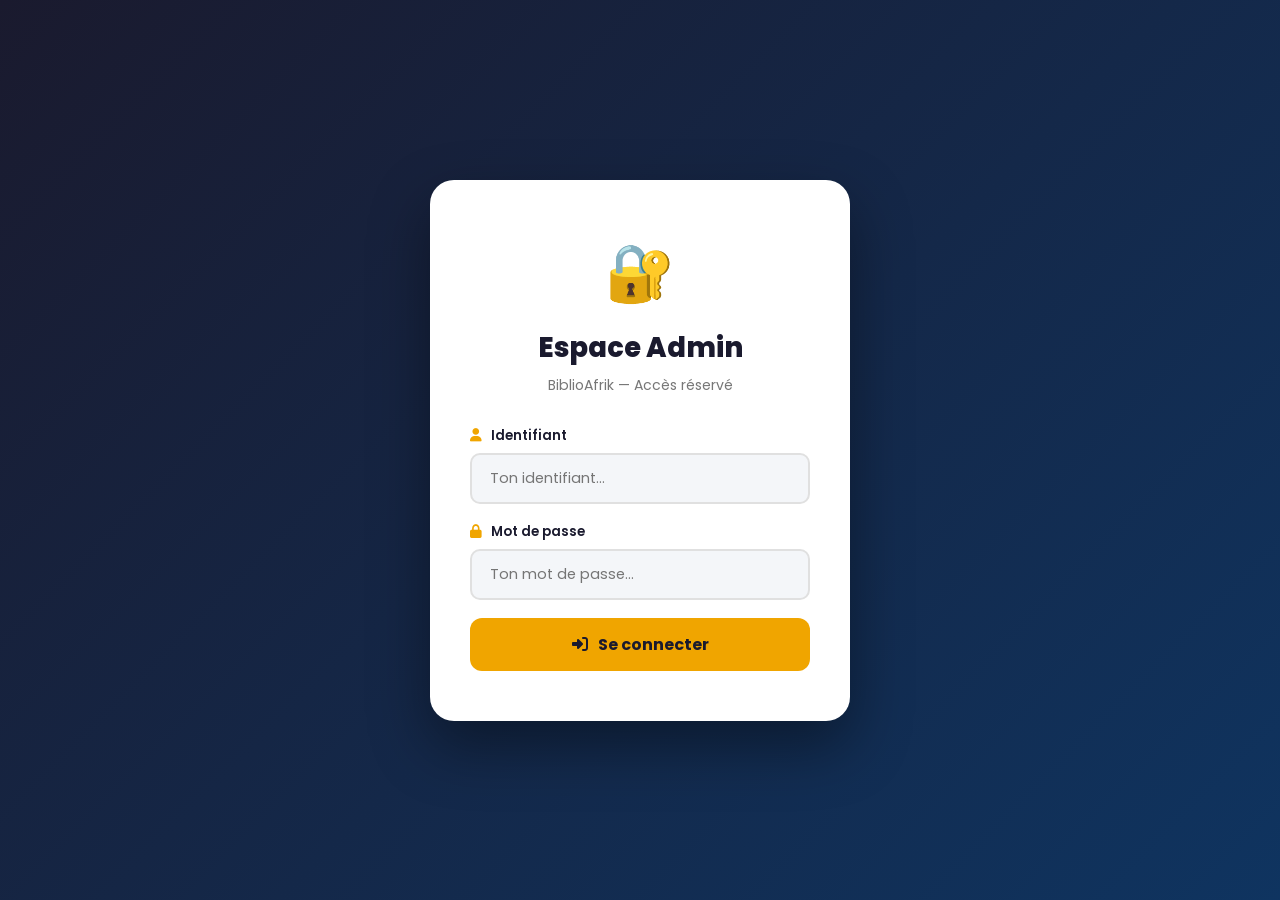
<file: admin-mrlomemba-secret.html>
<!DOCTYPE html>
<html lang="fr" data-theme="light">
<head>
  <meta charset="UTF-8"/>
  <meta name="viewport" content="width=device-width, initial-scale=1.0"/>
  <title>Admin — BiblioAfrik</title>
  <link href="https://fonts.googleapis.com/css2?family=Poppins:wght@300;400;600;700;800&display=swap" rel="stylesheet"/>
  <link rel="stylesheet" href="https://cdnjs.cloudflare.com/ajax/libs/font-awesome/6.5.0/css/all.min.css"/>
  <style>
    :root{--primary:#1a1a2e;--secondary:#0f3460;--accent:#f0a500;--success:#2ecc71;--danger:#e74c3c;--warning:#f39c12;--light:#f4f6f9;--surface:#ffffff;--surface2:#f0f4ff;--text:#1a1a2e;--gray:#777;--border:#e0e0e0;--shadow:rgba(0,0,0,0.08);}
    [data-theme="dark"]{--light:#0d0d1a;--surface:#1a1a2e;--surface2:#16213e;--text:#f0f0f0;--gray:#888;--border:#2a2a4a;--shadow:rgba(0,0,0,0.3);}
    *{margin:0;padding:0;box-sizing:border-box;}
    body{font-family:'Poppins',sans-serif;background:var(--light);color:var(--text);transition:background 0.3s,color 0.3s;}

    /* LOGIN */
    .login-screen{min-height:100vh;display:flex;align-items:center;justify-content:center;background:linear-gradient(135deg,#1a1a2e,#0f3460);}
    .login-box{background:var(--surface);padding:50px 40px;border-radius:24px;width:100%;max-width:420px;text-align:center;box-shadow:0 25px 60px rgba(0,0,0,0.4);}
    .login-logo{font-size:3.5rem;margin-bottom:12px;}
    .login-box h2{color:var(--text);font-size:1.7rem;margin-bottom:6px;font-weight:800;}
    .login-box p{color:var(--gray);font-size:0.88rem;margin-bottom:30px;}
    .login-form-group{margin-bottom:18px;text-align:left;}
    .login-form-group label{display:block;font-size:0.83rem;font-weight:600;margin-bottom:7px;color:var(--text);}
    .login-form-group label i{color:var(--accent);margin-right:6px;}
    .login-form-group input{width:100%;padding:13px 18px;border:2px solid var(--border);border-radius:10px;font-family:'Poppins',sans-serif;font-size:0.9rem;background:var(--light);color:var(--text);outline:none;transition:border-color 0.3s;}
    .login-form-group input:focus{border-color:var(--accent);}
    .btn-login{width:100%;padding:14px;background:var(--accent);color:var(--primary);border:none;border-radius:12px;font-family:'Poppins',sans-serif;font-size:1rem;font-weight:700;cursor:pointer;transition:all 0.3s;display:flex;align-items:center;justify-content:center;gap:10px;}
    .btn-login:hover{background:var(--secondary);color:white;transform:translateY(-2px);}
    .login-error{color:var(--danger);font-size:0.85rem;margin-top:14px;display:none;font-weight:600;padding:10px;background:rgba(231,76,60,0.1);border-radius:8px;}

    /* DASHBOARD */
    .dashboard{display:none;}
    .layout{display:flex;min-height:100vh;}

    /* SIDEBAR */
    .sidebar{width:265px;background:var(--primary);min-height:100vh;position:fixed;left:0;top:0;z-index:100;display:flex;flex-direction:column;}
    .sidebar-logo{padding:25px 22px;border-bottom:1px solid rgba(255,255,255,0.08);}
    .sidebar-logo .logo-text{font-size:1.35rem;font-weight:800;color:var(--accent);}
    .sidebar-logo .logo-sub{color:#666;font-size:0.76rem;margin-top:3px;}
    .sidebar-user{padding:18px 22px;border-bottom:1px solid rgba(255,255,255,0.08);display:flex;align-items:center;gap:12px;}
    .user-avatar{width:42px;height:42px;background:var(--accent);border-radius:50%;display:flex;align-items:center;justify-content:center;font-size:1.1rem;color:var(--primary);font-weight:800;flex-shrink:0;}
    .user-info strong{display:block;color:white;font-size:0.88rem;}
    .user-info small{color:#777;font-size:0.75rem;}
    .sidebar-menu{list-style:none;padding:12px 0;flex:1;overflow-y:auto;}
    .menu-separator{padding:12px 22px 6px;color:#555;font-size:0.7rem;font-weight:700;text-transform:uppercase;letter-spacing:1.2px;}
    .sidebar-menu li a{display:flex;align-items:center;gap:13px;padding:12px 22px;color:#aaa;text-decoration:none;font-size:0.88rem;font-weight:500;transition:all 0.25s;cursor:pointer;border-left:3px solid transparent;border-radius:0 8px 8px 0;margin-right:10px;}
    .sidebar-menu li a:hover,.sidebar-menu li a.actif{color:var(--accent);background:rgba(240,165,0,0.1);border-left-color:var(--accent);}
    .sidebar-menu li a i{width:18px;text-align:center;font-size:0.95rem;}
    .sidebar-footer{padding:18px 22px;border-top:1px solid rgba(255,255,255,0.08);}
    .btn-deco{width:100%;padding:10px;background:rgba(231,76,60,0.12);color:var(--danger);border:1px solid rgba(231,76,60,0.25);border-radius:8px;font-family:'Poppins',sans-serif;font-weight:600;font-size:0.85rem;cursor:pointer;transition:all 0.3s;display:flex;align-items:center;justify-content:center;gap:8px;}
    .btn-deco:hover{background:var(--danger);color:white;}

    /* MAIN */
    .main-content{margin-left:265px;padding:28px;min-height:100vh;width:calc(100% - 265px);}

    /* TOPBAR */
    .topbar{display:flex;justify-content:space-between;align-items:center;background:var(--surface);padding:16px 22px;border-radius:14px;box-shadow:0 2px 12px var(--shadow);margin-bottom:24px;}
    .topbar-left h1{font-size:1.3rem;color:var(--text);font-weight:700;}
    .topbar-left p{color:var(--gray);font-size:0.82rem;margin-top:2px;}
    .topbar-right{display:flex;align-items:center;gap:10px;}
    .btn-icon{background:var(--surface2);border:none;border-radius:8px;padding:9px 14px;cursor:pointer;font-size:0.85rem;color:var(--text);font-family:'Poppins',sans-serif;font-weight:600;transition:all 0.3s;display:flex;align-items:center;gap:6px;}
    .btn-icon:hover{background:var(--accent);color:var(--primary);}

    /* SECTIONS */
    .section{display:none;}
    .section.active{display:block;}

    /* STATS */
    .stats-grid{display:grid;grid-template-columns:repeat(auto-fit,minmax(200px,1fr));gap:20px;margin-bottom:25px;}
    .stat-box{background:var(--surface);padding:22px;border-radius:14px;box-shadow:0 2px 10px var(--shadow);border-left:4px solid var(--accent);transition:transform 0.3s;display:flex;align-items:center;gap:15px;}
    .stat-box:hover{transform:translateY(-4px);}
    .stat-box.green{border-left-color:var(--success);}
    .stat-box.red{border-left-color:var(--danger);}
    .stat-box.blue{border-left-color:#3498db;}
    .stat-box.purple{border-left-color:#9b59b6;}
    .stat-icon{font-size:2rem;flex-shrink:0;}
    .stat-info h3{font-size:1.8rem;color:var(--text);font-weight:700;}
    .stat-info p{color:var(--gray);font-size:0.8rem;}

    /* CARDS */
    .card{background:var(--surface);border-radius:14px;box-shadow:0 2px 10px var(--shadow);overflow:hidden;margin-bottom:25px;}
    .card-header{display:flex;justify-content:space-between;align-items:center;padding:16px 22px;border-bottom:2px solid var(--border);background:var(--surface2);}
    .card-header h2{color:var(--text);font-size:1.05rem;display:flex;align-items:center;gap:10px;}
    .card-body{padding:22px;}

    /* FORMULAIRE */
    .form-grid{display:grid;grid-template-columns:1fr 1fr;gap:16px;}
    .form-group{margin-bottom:0;}
    .form-group.full{grid-column:1/-1;}
    .form-group label{display:block;font-size:0.82rem;font-weight:600;margin-bottom:6px;color:var(--text);}
    .form-group label i{color:var(--accent);margin-right:5px;}
    .form-group input,.form-group select,.form-group textarea{width:100%;padding:11px 14px;border:2px solid var(--border);border-radius:9px;font-family:'Poppins',sans-serif;font-size:0.87rem;background:var(--light);color:var(--text);outline:none;transition:border-color 0.3s;}
    .form-group input:focus,.form-group select:focus,.form-group textarea:focus{border-color:var(--accent);}
    .form-group textarea{resize:vertical;min-height:80px;}
    .btn-publier{background:var(--success);color:white;border:none;padding:13px 25px;border-radius:10px;font-family:'Poppins',sans-serif;font-size:0.95rem;font-weight:700;cursor:pointer;transition:all 0.3s;display:flex;align-items:center;gap:10px;margin-top:18px;}
    .btn-publier:hover{opacity:0.9;transform:translateY(-2px);}

    /* TABLEAU */
    .table-search{padding:9px 14px;border:2px solid var(--border);border-radius:8px;font-family:'Poppins',sans-serif;font-size:0.84rem;background:var(--surface);color:var(--text);outline:none;width:240px;}
    .table-search:focus{border-color:var(--accent);}
    table{width:100%;border-collapse:collapse;}
    thead{background:var(--surface2);}
    th{padding:11px 16px;text-align:left;font-size:0.78rem;color:var(--gray);font-weight:700;text-transform:uppercase;letter-spacing:0.5px;}
    td{padding:12px 16px;border-bottom:1px solid var(--border);font-size:0.87rem;color:var(--text);}
    tr:hover td{background:var(--surface2);}
    .badge-cat{padding:3px 10px;border-radius:20px;font-size:0.73rem;font-weight:600;}
    .badge-cat.cours{background:#e3f2fd;color:#1565c0;}
    .badge-cat.chretien{background:#f3e5f5;color:#6a1b9a;}
    .badge-cat.sport{background:#e8f5e9;color:#2e7d32;}
    .badge-cat.histoires{background:#fce4ec;color:#c62828;}
    .badge-cat.motivation{background:#fff3e0;color:#e65100;}
    .badge-cat.culture{background:#e0f2f1;color:#00695c;}
    .btn-sup{background:#ffeaea;color:var(--danger);border:none;padding:6px 11px;border-radius:7px;font-family:'Poppins',sans-serif;font-weight:600;font-size:0.78rem;cursor:pointer;transition:all 0.3s;}
    .btn-sup:hover{background:var(--danger);color:white;}
    .btn-approve{background:#d4edda;color:#155724;border:none;padding:6px 11px;border-radius:7px;font-family:'Poppins',sans-serif;font-weight:600;font-size:0.78rem;cursor:pointer;transition:all 0.3s;margin-right:4px;}
    .btn-approve:hover{background:var(--success);color:white;}
    .btn-refuse{background:#f8d7da;color:#721c24;border:none;padding:6px 11px;border-radius:7px;font-family:'Poppins',sans-serif;font-weight:600;font-size:0.78rem;cursor:pointer;transition:all 0.3s;}
    .btn-refuse:hover{background:var(--danger);color:white;}

    /* MEMBRE */
    .membre-avatar{width:34px;height:34px;background:var(--accent);border-radius:50%;display:inline-flex;align-items:center;justify-content:center;font-weight:700;color:var(--primary);font-size:0.88rem;margin-right:8px;}

    /* GRAPHIQUE */
    .chart-bar-item{margin-bottom:14px;}
    .chart-bar-label{display:flex;justify-content:space-between;font-size:0.82rem;margin-bottom:5px;color:var(--text);}
    .chart-bar-bg{background:var(--border);border-radius:50px;height:10px;overflow:hidden;}
    .chart-bar-fill{height:100%;border-radius:50px;transition:width 1s ease;}
    .chart-container{display:grid;grid-template-columns:1fr 1fr;gap:25px;}

    /* TOAST */
    .toast{position:fixed;bottom:25px;right:25px;padding:13px 20px;border-radius:10px;font-weight:600;font-size:0.88rem;box-shadow:0 5px 20px rgba(0,0,0,0.2);transform:translateY(100px);opacity:0;transition:all 0.4s;z-index:9999;display:flex;align-items:center;gap:8px;}
    .toast.show{transform:translateY(0);opacity:1;}
    .toast.success{background:var(--success);color:white;}
    .toast.error{background:var(--danger);color:white;}
    .toast.info{background:var(--secondary);color:white;}

    /* BADGE NOTIFICATION */
    .notif-badge{background:#e74c3c;color:white;border-radius:50%;width:20px;height:20px;display:inline-flex;align-items:center;justify-content:center;font-size:0.7rem;font-weight:700;margin-left:6px;}

    /* SOUMISSION CARD */
    .soumission-card{background:var(--surface2);border-radius:12px;padding:20px;margin-bottom:16px;transition:transform 0.2s;}
    .soumission-card:hover{transform:translateY(-2px);}

    @media(max-width:768px){
      .sidebar{width:100%;min-height:auto;position:relative;}
      .main-content{margin-left:0;padding:15px;}
      .form-grid{grid-template-columns:1fr;}
      .stats-grid{grid-template-columns:1fr 1fr;}
      .chart-container{grid-template-columns:1fr;}
    }
  </style>
</head>
<body>

  <!-- LOGIN -->
  <div class="login-screen" id="loginScreen">
    <div class="login-box">
      <div class="login-logo">🔐</div>
      <h2>Espace Admin</h2>
      <p>BiblioAfrik — Accès réservé</p>
      <div class="login-form-group">
        <label><i class="fas fa-user"></i> Identifiant</label>
        <input type="text" id="loginUser" placeholder="Ton identifiant..."/>
      </div>
      <div class="login-form-group">
        <label><i class="fas fa-lock"></i> Mot de passe</label>
        <input type="password" id="loginPass" placeholder="Ton mot de passe..."/>
      </div>
      <button class="btn-login" onclick="seConnecter()">
        <i class="fas fa-sign-in-alt"></i> Se connecter
      </button>
      <p class="login-error" id="loginError">❌ Identifiant ou mot de passe incorrect</p>
    </div>
  </div>

  <!-- DASHBOARD -->
  <div class="dashboard" id="dashboard">
    <div class="layout">

      <!-- SIDEBAR -->
      <div class="sidebar">
        <div class="sidebar-logo">
          <div class="logo-text">📚 BiblioAfrik</div>
          <div class="logo-sub">Panneau d'administration</div>
        </div>
        <div class="sidebar-user">
          <div class="user-avatar">A</div>
          <div class="user-info">
            <strong>Administrateur</strong>
            <small>MrLOMEMBA</small>
          </div>
        </div>
        <ul class="sidebar-menu">
          <li class="menu-separator">Principal</li>
          <li><a class="actif" onclick="afficherSection('accueil',this)"><i class="fas fa-home"></i> Tableau de bord</a></li>
          <li><a onclick="afficherSection('publier',this)"><i class="fas fa-plus-circle"></i> Publier un document</a></li>
          <li><a onclick="afficherSection('documents',this)"><i class="fas fa-file-alt"></i> Gérer les documents</a></li>
          <li class="menu-separator">Communauté</li>
          <li><a onclick="afficherSection('soumissions',this)">
            <i class="fas fa-inbox"></i> Soumissions membres
            <span class="notif-badge" id="badgeSoumissions">0</span>
          </a></li>
          <li><a onclick="afficherSection('membres',this)"><i class="fas fa-users"></i> Membres inscrits</a></li>
          <li><a onclick="afficherSection('emails',this)"><i class="fas fa-envelope"></i> Newsletter</a></li>
          <li><a onclick="afficherSection('messages',this)"><i class="fas fa-comments"></i> Messages contact</a></li>
          <li class="menu-separator">Analyse</li>
          <li><a onclick="afficherSection('stats',this)"><i class="fas fa-chart-bar"></i> Statistiques</a></li>
          <li><a href="index.html" target="_blank"><i class="fas fa-globe"></i> Voir le site</a></li>
        </ul>
        <div class="sidebar-footer">
          <button class="btn-deco" onclick="seDeconnecter()">
            <i class="fas fa-sign-out-alt"></i> Déconnexion
          </button>
        </div>
      </div>

      <!-- CONTENU -->
      <div class="main-content">

        <!-- TOPBAR -->
        <div class="topbar">
          <div class="topbar-left">
            <h1 id="titreSection">🏠 Tableau de bord</h1>
            <p id="dateHeader"></p>
          </div>
          <div class="topbar-right">
            <button class="btn-icon" id="darkToggle">🌙</button>
            <a href="index.html" target="_blank" class="btn-icon">
              <i class="fas fa-external-link-alt"></i> Voir le site
            </a>
          </div>
        </div>

        <!-- ACCUEIL -->
        <div class="section active" id="section-accueil">
          <div class="stats-grid">
            <div class="stat-box"><div class="stat-icon">📄</div><div class="stat-info"><h3 id="totalDocs">0</h3><p>Documents publiés</p></div></div>
            <div class="stat-box green"><div class="stat-icon">👥</div><div class="stat-info"><h3 id="totalMembres">0</h3><p>Membres inscrits</p></div></div>
            <div class="stat-box blue"><div class="stat-icon">⬇</div><div class="stat-info"><h3 id="totalDl">0</h3><p>Téléchargements</p></div></div>
            <div class="stat-box red"><div class="stat-icon">📧</div><div class="stat-info"><h3 id="totalEmails">0</h3><p>Abonnés newsletter</p></div></div>
            <div class="stat-box purple"><div class="stat-icon">📤</div><div class="stat-info"><h3 id="totalSoumissions">0</h3><p>Soumissions en attente</p></div></div>
          </div>
          <div class="card">
            <div class="card-header">
              <h2><i class="fas fa-chart-bar" style="color:var(--accent);"></i> Documents par catégorie</h2>
            </div>
            <div class="card-body"><div id="chartCats"></div></div>
          </div>
          <div class="card">
            <div class="card-header">
              <h2><i class="fas fa-clock" style="color:var(--accent);"></i> Derniers documents ajoutés</h2>
              <button onclick="afficherSection('publier',null)" style="background:var(--accent);color:var(--primary);border:none;padding:7px 15px;border-radius:8px;font-family:'Poppins',sans-serif;font-weight:700;font-size:0.82rem;cursor:pointer;">+ Ajouter</button>
            </div>
            <table><thead><tr><th>Document</th><th>Catégorie</th><th>Niveau</th><th>Action</th></tr></thead>
            <tbody id="tableauAccueil"></tbody></table>
          </div>
          <div class="card">
            <div class="card-header"><h2><i class="fas fa-user-plus" style="color:var(--accent);"></i> Derniers membres inscrits</h2></div>
            <table><thead><tr><th>Membre</th><th>Email</th><th>Pays</th><th>Date</th></tr></thead>
            <tbody id="tableauDerniersMembres"></tbody></table>
          </div>
        </div>

        <!-- PUBLIER -->
        <div class="section" id="section-publier">
          <div class="card">
            <div class="card-header"><h2><i class="fas fa-plus-circle" style="color:var(--accent);"></i> Publier un nouveau document</h2></div>
            <div class="card-body">
              <div class="form-grid">
                <div class="form-group full">
                  <label><i class="fas fa-heading"></i> Titre *</label>
                  <input type="text" id="newTitre" placeholder="Ex: Algèbre — Cours Complet Terminale"/>
                </div>
                <div class="form-group">
                  <label><i class="fas fa-tag"></i> Catégorie *</label>
                  <select id="newCategorie" onchange="mettreAJourSousCat()">
                    <option value="">-- Choisir --</option>
                    <option value="cours">📚 Cours & Éducation</option>
                    <option value="chretien">✝️ Livres Chrétiens</option>
                    <option value="sport">⚽ Sport & Santé</option>
                    <option value="histoires">📜 Histoires & Romans</option>
                    <option value="motivation">💪 Motivation</option>
                    <option value="culture">🌍 Culture</option>
                  </select>
                </div>
                <div class="form-group">
                  <label><i class="fas fa-sitemap"></i> Sous-catégorie</label>
                  <select id="newSousCat"><option value="">-- Choisir catégorie d'abord --</option></select>
                </div>
                <div class="form-group">
                  <label><i class="fas fa-graduation-cap"></i> Niveau *</label>
                  <select id="newNiveau">
                    <option value="">-- Choisir --</option>
                    <option>6ème</option><option>5ème</option><option>4ème</option><option>3ème</option>
                    <option>2nde</option><option>1ère</option><option>Terminale</option><option>Lycée</option>
                    <option>Université</option><option>Débutant</option><option>Avancé</option>
                    <option>Enfants</option><option>Tous niveaux</option>
                  </select>
                </div>
                <div class="form-group full">
                  <label><i class="fab fa-google-drive"></i> Lien Google Drive *</label>
                  <input type="url" id="newLien" placeholder="https://drive.google.com/uc?export=download&id=..."/>
                </div>
                <div class="form-group full">
                  <label><i class="fas fa-align-left"></i> Description</label>
                  <textarea id="newDescription" placeholder="Décris brièvement ce document..."></textarea>
                </div>
              </div>
              <button class="btn-publier" onclick="publierDocument()">
                <i class="fas fa-paper-plane"></i> Publier le document
              </button>
            </div>
          </div>
        </div>

        <!-- DOCUMENTS -->
        <div class="section" id="section-documents">
          <div class="card">
            <div class="card-header">
              <h2><i class="fas fa-file-alt" style="color:var(--accent);"></i> Tous les documents (<span id="nbDocs">0</span>)</h2>
              <input class="table-search" type="text" placeholder="🔍 Rechercher..." oninput="rechercherDocs(this.value)"/>
            </div>
            <table>
              <thead><tr><th>Titre</th><th>Catégorie</th><th>Niveau</th><th>Lien</th><th>Actions</th></tr></thead>
              <tbody id="tableauDocuments"></tbody>
            </table>
          </div>
        </div>

        <!-- SOUMISSIONS -->
        <div class="section" id="section-soumissions">
          <div class="card">
            <div class="card-header">
              <h2><i class="fas fa-inbox" style="color:var(--accent);"></i> Documents soumis par les membres</h2>
              <select id="filtreStatut" onchange="filtrerSoumissions(this.value)" style="padding:7px 12px;border:2px solid var(--border);border-radius:8px;font-family:'Poppins',sans-serif;font-size:0.84rem;background:var(--surface);color:var(--text);outline:none;">
                <option value="tous">Tous</option>
                <option value="attente">⏳ En attente</option>
                <option value="approuve">✅ Approuvés</option>
                <option value="refuse">❌ Refusés</option>
              </select>
            </div>
            <div class="card-body" id="listeSoumissionsAdmin"></div>
          </div>
        </div>

        <!-- MEMBRES -->
        <div class="section" id="section-membres">
          <div class="card">
            <div class="card-header">
              <h2><i class="fas fa-users" style="color:var(--accent);"></i> Membres inscrits (<span id="nbMembres">0</span>)</h2>
              <input class="table-search" type="text" placeholder="🔍 Rechercher..." oninput="rechercherMembres(this.value)"/>
            </div>
            <table>
              <thead><tr><th>Membre</th><th>Email</th><th>Pays</th><th>Profil</th><th>Inscription</th><th>Action</th></tr></thead>
              <tbody id="tableauMembres"></tbody>
            </table>
          </div>
        </div>

        <!-- EMAILS -->
        <div class="section" id="section-emails">
          <div class="card">
            <div class="card-header"><h2><i class="fas fa-envelope" style="color:var(--accent);"></i> Abonnés Newsletter (<span id="nbEmails">0</span>)</h2></div>
            <div class="card-body"><div id="listeEmails"></div></div>
          </div>
        </div>

        <!-- MESSAGES -->
        <div class="section" id="section-messages">
          <div class="card">
            <div class="card-header"><h2><i class="fas fa-comments" style="color:var(--accent);"></i> Messages reçus (<span id="nbMessages">0</span>)</h2></div>
            <div class="card-body" id="listeMessages"></div>
          </div>
        </div>

        <!-- STATS -->
        <div class="section" id="section-stats">
          <div class="card">
            <div class="card-header"><h2><i class="fas fa-chart-pie" style="color:var(--accent);"></i> Statistiques détaillées</h2></div>
            <div class="card-body">
              <div class="chart-container">
                <div><h3 style="margin-bottom:20px;color:var(--text);font-size:1rem;">📊 Documents par catégorie</h3><div id="statsCats"></div></div>
                <div><h3 style="margin-bottom:20px;color:var(--text);font-size:1rem;">👥 Résumé général</h3><div id="statsGenerales"></div></div>
              </div>
            </div>
          </div>
        </div>

      </div>
    </div>
  </div>

  <!-- TOAST -->
  <div class="toast" id="toast"></div>

  <script>
  // CONFIG
  const ADMIN_USER = "admin";
  const ADMIN_PASS = "biblioafrik2024";

  const icones = {cours:"📚",chretien:"✝️",sport:"⚽",histoires:"📜",motivation:"💪",culture:"🌍"};

  const sousCatsData = {
    cours:["maths","physique","francais","informatique","histoire","svt","anglais"],
    chretien:["bible","etude","prieres","temoignages","meditation","jeunesse","musique"],
    sport:["football","basketball","fitness","nutrition","sante","biographies","athletisme","bienetre","volleyball"],
    histoires:["contes","romans","vraies","enfants","legendes","nouvelles"],
    motivation:["leadership","entrepreneuriat","psychologie","productivite","resilience","richesse","citations","strategie","confiance"],
    culture:["langues","histoire","art","cuisine","traditions","musique"]
  };

  const docsParDefaut = [
    {id:1,titre:"Algèbre — Cours Complet Terminale",cat:"cours",sous:"maths",niveau:"Terminale",icon:"📚",lien:"#",desc:"Cours complet sur l'algèbre"},
    {id:2,titre:"La Bible — Ancien Testament",cat:"chretien",sous:"bible",niveau:"Tous niveaux",icon:"✝️",lien:"#",desc:"L'Ancien Testament"},
    {id:3,titre:"Football — Règles FIFA",cat:"sport",sous:"football",niveau:"Tous niveaux",icon:"⚽",lien:"#",desc:"Règles officielles"},
    {id:4,titre:"Contes Africains",cat:"histoires",sous:"contes",niveau:"Tous niveaux",icon:"📜",lien:"#",desc:"Recueil illustré"},
    {id:5,titre:"Les 7 Habitudes",cat:"motivation",sous:"leadership",niveau:"Tous niveaux",icon:"💪",lien:"#",desc:"Stephen Covey"},
    {id:6,titre:"Histoire de l'Empire du Mali",cat:"culture",sous:"histoire",niveau:"Tous niveaux",icon:"🌍",lien:"#",desc:"L'Empire du Mali"},
    {id:7,titre:"Introduction à Python",cat:"cours",sous:"informatique",niveau:"Tous niveaux",icon:"📚",lien:"#",desc:"Apprendre Python"},
    {id:8,titre:"Prières du Matin et du Soir",cat:"chretien",sous:"prieres",niveau:"Tous niveaux",icon:"✝️",lien:"#",desc:"Recueil de prières"},
    {id:9,titre:"Nutrition Sportive",cat:"sport",sous:"nutrition",niveau:"Tous niveaux",icon:"⚽",lien:"#",desc:"Guide nutrition"},
    {id:10,titre:"Entrepreneuriat Africain",cat:"motivation",sous:"entrepreneuriat",niveau:"Tous niveaux",icon:"💪",lien:"#",desc:"Créer son entreprise"},
  ];

  let documents = JSON.parse(localStorage.getItem('biblioafrik_docs_admin')) || docsParDefaut;

  // ============================================
  // CONNEXION
  // ============================================
  function seConnecter() {
    const user = document.getElementById('loginUser').value.trim();
    const pass = document.getElementById('loginPass').value.trim();
    if (user === ADMIN_USER && pass === ADMIN_PASS) {
      document.getElementById('loginScreen').style.display = 'none';
      document.getElementById('dashboard').style.display = 'block';
      initialiserDashboard();
    } else {
      document.getElementById('loginError').style.display = 'block';
    }
  }

  document.addEventListener('keypress', e => { if (e.key === 'Enter') seConnecter(); });

  function seDeconnecter() {
    document.getElementById('dashboard').style.display = 'none';
    document.getElementById('loginScreen').style.display = 'flex';
    document.getElementById('loginUser').value = '';
    document.getElementById('loginPass').value = '';
  }

  // ============================================
  // INITIALISATION
  // ============================================
  function initialiserDashboard() {
    const now = new Date();
    document.getElementById('dateHeader').textContent =
      now.toLocaleDateString('fr-FR', {weekday:'long',year:'numeric',month:'long',day:'numeric'});

    const membres = JSON.parse(localStorage.getItem('biblioafrik_membres') || '[]');
    const emails = JSON.parse(localStorage.getItem('biblioafrik_emails') || '[]');
    const dl = parseInt(localStorage.getItem('biblioafrik_dl') || '0');
    const soumissions = JSON.parse(localStorage.getItem('biblioafrik_soumissions') || '[]');
    const enAttente = soumissions.filter(s => s.statut === 'attente').length;

    document.getElementById('totalDocs').textContent = documents.length;
    document.getElementById('totalMembres').textContent = membres.length;
    document.getElementById('totalDl').textContent = dl;
    document.getElementById('totalEmails').textContent = emails.length;
    document.getElementById('totalSoumissions').textContent = enAttente;
    document.getElementById('badgeSoumissions').textContent = enAttente;

    afficherTableauAccueil();
    afficherDerniersMembres();
    afficherGraphiqueCats();
  }

  // ============================================
  // NAVIGATION
  // ============================================
  function afficherSection(nom, el) {
    document.querySelectorAll('.section').forEach(s => s.classList.remove('active'));
    document.querySelectorAll('.sidebar-menu li a').forEach(a => a.classList.remove('actif'));
    document.getElementById('section-' + nom).classList.add('active');
    if (el) el.classList.add('actif');

    const titres = {
      accueil:'🏠 Tableau de bord', publier:'➕ Publier un document',
      documents:'📄 Gérer les documents', soumissions:'📤 Soumissions membres',
      membres:'👥 Membres inscrits', emails:'📧 Newsletter',
      messages:'💬 Messages', stats:'📊 Statistiques'
    };
    document.getElementById('titreSection').textContent = titres[nom] || '';

    if (nom === 'documents') { afficherTableauDocuments(documents); document.getElementById('nbDocs').textContent = documents.length; }
    if (nom === 'membres') afficherTableauMembres();
    if (nom === 'emails') afficherEmails();
    if (nom === 'messages') afficherMessages();
    if (nom === 'stats') afficherStats();
    if (nom === 'soumissions') afficherSoumissions('tous');
  }

  // ============================================
  // TABLEAU ACCUEIL
  // ============================================
  function afficherTableauAccueil() {
    const tbody = document.getElementById('tableauAccueil');
    const derniers = [...documents].slice(-5).reverse();
    tbody.innerHTML = derniers.length === 0
      ? `<tr><td colspan="4" style="text-align:center;color:var(--gray);padding:25px;">Aucun document</td></tr>`
      : derniers.map(doc => `
        <tr>
          <td>${doc.icon||'📄'} <strong>${doc.titre}</strong></td>
          <td><span class="badge-cat ${doc.cat}">${doc.cat}</span></td>
          <td>${doc.niveau||'—'}</td>
          <td><button class="btn-sup" onclick="supprimerDocument(${doc.id})"><i class="fas fa-trash"></i></button></td>
        </tr>
      `).join('');
  }

  function afficherDerniersMembres() {
    const tbody = document.getElementById('tableauDerniersMembres');
    const membres = JSON.parse(localStorage.getItem('biblioafrik_membres') || '[]');
    const derniers = [...membres].slice(-5).reverse();
    tbody.innerHTML = derniers.length === 0
      ? `<tr><td colspan="4" style="text-align:center;color:var(--gray);padding:25px;">Aucun membre</td></tr>`
      : derniers.map(m => `
        <tr>
          <td><span class="membre-avatar">${m.prenom?m.prenom[0].toUpperCase():'?'}</span>${m.prenom} ${m.nom}</td>
          <td>${m.email}</td>
          <td>${m.pays||'—'}</td>
          <td>${m.dateInscription||'—'}</td>
        </tr>
      `).join('');
  }

  function afficherGraphiqueCats() {
    const container = document.getElementById('chartCats');
    const cats = ['cours','chretien','sport','histoires','motivation','culture'];
    const couleurs = ['#3498db','#9b59b6','#2ecc71','#e74c3c','#f39c12','#1abc9c'];
    const labels = {cours:'📚 Cours',chretien:'✝️ Chrétien',sport:'⚽ Sport',histoires:'📜 Histoires',motivation:'💪 Motivation',culture:'🌍 Culture'};
    const max = Math.max(...cats.map(c => documents.filter(d => d.cat === c).length), 1);
    container.innerHTML = cats.map((cat,i) => {
      const count = documents.filter(d => d.cat === cat).length;
      const pct = Math.round((count/max)*100);
      return `<div class="chart-bar-item">
        <div class="chart-bar-label"><span>${labels[cat]}</span><span>${count}</span></div>
        <div class="chart-bar-bg"><div class="chart-bar-fill" style="width:${pct}%;background:${couleurs[i]};"></div></div>
      </div>`;
    }).join('');
  }

  // ============================================
  // SOUS-CATÉGORIES
  // ============================================
  function mettreAJourSousCat() {
    const cat = document.getElementById('newCategorie').value;
    const select = document.getElementById('newSousCat');
    select.innerHTML = '<option value="">-- Choisir --</option>';
    if (cat && sousCatsData[cat]) {
      sousCatsData[cat].forEach(s => { select.innerHTML += `<option value="${s}">${s}</option>`; });
    }
  }

  // ============================================
  // PUBLIER DOCUMENT
  // ============================================
  function publierDocument() {
    const titre = document.getElementById('newTitre').value.trim();
    const cat = document.getElementById('newCategorie').value;
    const sous = document.getElementById('newSousCat').value;
    const niveau = document.getElementById('newNiveau').value;
    const lien = document.getElementById('newLien').value.trim() || '#';
    const desc = document.getElementById('newDescription').value.trim();

    if (!titre || !cat || !niveau) { afficherToast('⚠️ Remplis les champs obligatoires !', 'error'); return; }

    const newId = documents.length > 0 ? Math.max(...documents.map(d => d.id)) + 1 : 1;
    documents.push({ id:newId, titre, cat, sous, niveau, icon:icones[cat]||'📄', lien, desc });
    sauvegarder();

    document.getElementById('newTitre').value = '';
    document.getElementById('newCategorie').value = '';
    document.getElementById('newSousCat').innerHTML = '<option>-- Choisir catégorie d\'abord --</option>';
    document.getElementById('newNiveau').value = '';
    document.getElementById('newLien').value = '';
    document.getElementById('newDescription').value = '';

    document.getElementById('totalDocs').textContent = documents.length;
    afficherTableauAccueil();
    afficherGraphiqueCats();
    afficherToast('✅ Document "' + titre + '" publié !', 'success');
  }

  // ============================================
  // TABLEAU DOCUMENTS
  // ============================================
  function afficherTableauDocuments(liste) {
    const tbody = document.getElementById('tableauDocuments');
    tbody.innerHTML = liste.length === 0
      ? `<tr><td colspan="5" style="text-align:center;color:var(--gray);padding:25px;">Aucun document</td></tr>`
      : liste.map(doc => `
        <tr>
          <td><strong>${doc.icon||'📄'} ${doc.titre}</strong></td>
          <td><span class="badge-cat ${doc.cat}">${doc.cat}</span></td>
          <td>${doc.niveau||'—'}</td>
          <td>${doc.lien!=='#'?`<a href="${doc.lien}" target="_blank" style="color:var(--secondary);font-weight:600;font-size:0.82rem;"><i class="fas fa-link"></i> Voir</a>`:`<span style="color:var(--gray);font-size:0.82rem;">Non défini</span>`}</td>
          <td><button class="btn-sup" onclick="supprimerDocument(${doc.id})"><i class="fas fa-trash"></i> Supprimer</button></td>
        </tr>
      `).join('');
  }

  function supprimerDocument(id) {
    if (!confirm('⚠️ Supprimer ce document ?')) return;
    documents = documents.filter(d => d.id !== id);
    sauvegarder();
    document.getElementById('totalDocs').textContent = documents.length;
    afficherTableauAccueil();
    afficherTableauDocuments(documents);
    afficherGraphiqueCats();
    if (document.getElementById('nbDocs')) document.getElementById('nbDocs').textContent = documents.length;
    afficherToast('🗑️ Document supprimé.', 'info');
  }

  function rechercherDocs(texte) {
    const filtre = documents.filter(d =>
      d.titre.toLowerCase().includes(texte.toLowerCase()) ||
      d.cat.toLowerCase().includes(texte.toLowerCase())
    );
    afficherTableauDocuments(filtre);
  }

  // ============================================
  // SOUMISSIONS MEMBRES
  // ============================================
  function afficherSoumissions(filtre = 'tous') {
    let soumissions = JSON.parse(localStorage.getItem('biblioafrik_soumissions') || '[]');
    const container = document.getElementById('listeSoumissionsAdmin');
    const badge = document.getElementById('badgeSoumissions');
    const enAttente = soumissions.filter(s => s.statut === 'attente').length;
    if (badge) badge.textContent = enAttente;

    if (filtre !== 'tous') soumissions = soumissions.filter(s => s.statut === filtre);
    soumissions = [...soumissions].reverse();

    if (soumissions.length === 0) {
      container.innerHTML = `<p style="text-align:center;color:var(--gray);padding:30px;">Aucune soumission ${filtre !== 'tous' ? 'dans cette catégorie' : ''}</p>`;
      return;
    }

    const statutStyle = {
      attente: { bg:'#fff3cd', color:'#856404', label:'⏳ En attente', border:'#f0a500' },
      approuve: { bg:'#d4edda', color:'#155724', label:'✅ Approuvé', border:'#2ecc71' },
      refuse: { bg:'#f8d7da', color:'#721c24', label:'❌ Refusé', border:'#e74c3c' }
    };

    container.innerHTML = soumissions.map(s => {
      const st = statutStyle[s.statut] || statutStyle.attente;
      return `
        <div class="soumission-card" style="border-left:4px solid ${st.border};">
          <div style="display:flex;justify-content:space-between;align-items:flex-start;flex-wrap:wrap;gap:10px;margin-bottom:12px;">
            <div>
              <h3 style="color:var(--text);font-size:1rem;margin-bottom:4px;">${s.icon||'📄'} ${s.titre}</h3>
              <small style="color:var(--gray);">
                👤 ${s.auteur||'Inconnu'} · 📅 ${s.date||'—'} ·
                <span class="badge-cat ${s.cat}" style="padding:2px 8px;border-radius:10px;font-size:0.72rem;">${s.cat}</span> ·
                ${s.niveau||'—'}
              </small>
            </div>
            <span style="padding:5px 12px;border-radius:20px;font-size:0.78rem;font-weight:700;background:${st.bg};color:${st.color};">
              ${st.label}
            </span>
          </div>
          <p style="color:var(--text2,#555);font-size:0.87rem;margin-bottom:14px;line-height:1.6;">${s.desc||'Aucune description'}</p>
          <div style="display:flex;align-items:center;gap:10px;flex-wrap:wrap;">
            <a href="${s.lien}" target="_blank" style="background:#3498db;color:white;padding:8px 14px;border-radius:8px;text-decoration:none;font-size:0.82rem;font-weight:600;display:inline-flex;align-items:center;gap:6px;">
              <i class="fas fa-eye"></i> Voir le PDF
            </a>
            ${s.statut === 'attente' ? `
              <button class="btn-approve" onclick="approuverSoumission(${s.id})">
                <i class="fas fa-check"></i> Approuver
              </button>
              <button class="btn-refuse" onclick="refuserSoumission(${s.id})">
                <i class="fas fa-times"></i> Refuser
              </button>
            ` : ''}
          </div>
        </div>
      `;
    }).join('');
  }

  function filtrerSoumissions(filtre) { afficherSoumissions(filtre); }

  function approuverSoumission(id) {
    let soumissions = JSON.parse(localStorage.getItem('biblioafrik_soumissions') || '[]');
    const soumission = soumissions.find(s => s.id === id);
    if (!soumission) return;

    soumissions = soumissions.map(s => s.id === id ? {...s, statut:'approuve'} : s);
    localStorage.setItem('biblioafrik_soumissions', JSON.stringify(soumissions));

    // Ajouter à la bibliothèque
    const newId = documents.length > 0 ? Math.max(...documents.map(d => d.id)) + 1 : 100;
    documents.push({
      id: newId, titre: soumission.titre, cat: soumission.cat,
      sous: soumission.cat, niveau: soumission.niveau,
      icon: soumission.icon||icones[soumission.cat]||'📄',
      lien: soumission.lien, desc: soumission.desc,
      auteur: soumission.auteur
    });
    sauvegarder();

    // Mettre à jour soumission du membre
    if (soumission.auteurId) {
      let mesSoumissions = JSON.parse(localStorage.getItem('biblioafrik_mes_soumissions_' + soumission.auteurId) || '[]');
      mesSoumissions = mesSoumissions.map(s => s.id === id ? {...s, statut:'approuve'} : s);
      localStorage.setItem('biblioafrik_mes_soumissions_' + soumission.auteurId, JSON.stringify(mesSoumissions));
    }

    document.getElementById('totalDocs').textContent = documents.length;
    afficherSoumissions(document.getElementById('filtreStatut').value);
    afficherToast('✅ Document approuvé et ajouté à la bibliothèque !', 'success');
  }

  function refuserSoumission(id) {
    if (!confirm('⚠️ Refuser ce document ?')) return;
    let soumissions = JSON.parse(localStorage.getItem('biblioafrik_soumissions') || '[]');
    const soumission = soumissions.find(s => s.id === id);
    soumissions = soumissions.map(s => s.id === id ? {...s, statut:'refuse'} : s);
    localStorage.setItem('biblioafrik_soumissions', JSON.stringify(soumissions));

    if (soumission && soumission.auteurId) {
      let mesSoumissions = JSON.parse(localStorage.getItem('biblioafrik_mes_soumissions_' + soumission.auteurId) || '[]');
      mesSoumissions = mesSoumissions.map(s => s.id === id ? {...s, statut:'refuse'} : s);
      localStorage.setItem('biblioafrik_mes_soumissions_' + soumission.auteurId, JSON.stringify(mesSoumissions));
    }

    afficherSoumissions(document.getElementById('filtreStatut').value);
    afficherToast('❌ Document refusé.', 'info');
  }

  // ============================================
  // MEMBRES
  // ============================================
  function afficherTableauMembres() {
    const membres = JSON.parse(localStorage.getItem('biblioafrik_membres') || '[]');
    document.getElementById('nbMembres').textContent = membres.length;
    const tbody = document.getElementById('tableauMembres');
    tbody.innerHTML = membres.length === 0
      ? `<tr><td colspan="6" style="text-align:center;color:var(--gray);padding:25px;">Aucun membre inscrit</td></tr>`
      : [...membres].reverse().map(m => `
        <tr>
          <td><span class="membre-avatar">${m.prenom?m.prenom[0].toUpperCase():'?'}</span><strong>${m.prenom} ${m.nom}</strong></td>
          <td>${m.email}</td>
          <td>${m.pays||'—'}</td>
          <td style="font-size:0.82rem;">${m.profil||'—'}</td>
          <td>${m.dateInscription||'—'}</td>
          <td><button class="btn-sup" onclick="supprimerMembre('${m.email}')"><i class="fas fa-user-times"></i></button></td>
        </tr>
      `).join('');
  }

  function rechercherMembres(texte) {
    const membres = JSON.parse(localStorage.getItem('biblioafrik_membres') || '[]');
    const filtre = membres.filter(m =>
      (m.prenom+' '+m.nom).toLowerCase().includes(texte.toLowerCase()) ||
      m.email.toLowerCase().includes(texte.toLowerCase())
    );
    document.getElementById('tableauMembres').innerHTML = filtre.map(m => `
      <tr>
        <td><span class="membre-avatar">${m.prenom?m.prenom[0].toUpperCase():'?'}</span><strong>${m.prenom} ${m.nom}</strong></td>
        <td>${m.email}</td>
        <td>${m.pays||'—'}</td>
        <td>${m.profil||'—'}</td>
        <td>${m.dateInscription||'—'}</td>
        <td><button class="btn-sup" onclick="supprimerMembre('${m.email}')"><i class="fas fa-user-times"></i></button></td>
      </tr>
    `).join('');
  }

  function supprimerMembre(email) {
    if (!confirm('⚠️ Supprimer ce membre ?')) return;
    let membres = JSON.parse(localStorage.getItem('biblioafrik_membres') || '[]');
    membres = membres.filter(m => m.email !== email);
    localStorage.setItem('biblioafrik_membres', JSON.stringify(membres));
    afficherTableauMembres();
    document.getElementById('totalMembres').textContent = membres.length;
    afficherToast('🗑️ Membre supprimé.', 'info');
  }

  // ============================================
  // EMAILS NEWSLETTER
  // ============================================
  function afficherEmails() {
    const emails = JSON.parse(localStorage.getItem('biblioafrik_emails') || '[]');
    document.getElementById('nbEmails').textContent = emails.length;
    const container = document.getElementById('listeEmails');
    if (emails.length === 0) {
      container.innerHTML = '<p style="text-align:center;color:var(--gray);padding:25px;">Aucun abonné</p>';
      return;
    }
    container.innerHTML = `
      <p style="color:var(--gray);margin-bottom:15px;font-size:0.88rem;">${emails.length} abonné${emails.length>1?'s':''}</p>
      <div style="display:flex;flex-wrap:wrap;gap:10px;">
        ${emails.map(email => `
          <div style="background:var(--surface2);padding:10px 15px;border-radius:10px;font-size:0.85rem;border:1px solid var(--border);display:flex;align-items:center;gap:8px;">
            <i class="fas fa-envelope" style="color:var(--accent);"></i> ${email}
          </div>
        `).join('')}
      </div>
    `;
  }

  // ============================================
  // MESSAGES CONTACT
  // ============================================
  function afficherMessages() {
    const messages = JSON.parse(localStorage.getItem('biblioafrik_messages') || '[]');
    document.getElementById('nbMessages').textContent = messages.length;
    const container = document.getElementById('listeMessages');
    if (messages.length === 0) {
      container.innerHTML = '<p style="text-align:center;color:var(--gray);padding:25px;">Aucun message reçu</p>';
      return;
    }
    container.innerHTML = [...messages].reverse().map(msg => `
      <div style="background:var(--surface2);border-radius:12px;padding:20px;margin-bottom:15px;border-left:4px solid var(--accent);">
        <div style="display:flex;justify-content:space-between;margin-bottom:10px;">
          <strong style="color:var(--text);">👤 ${msg.nom}</strong>
          <small style="color:var(--gray);">📅 ${msg.date||'—'}</small>
        </div>
        <p style="color:var(--gray);font-size:0.82rem;margin-bottom:8px;">
          <i class="fas fa-envelope"></i> ${msg.email} · <i class="fas fa-tag"></i> ${msg.sujet||'—'}
        </p>
        <p style="color:var(--text);font-size:0.9rem;line-height:1.6;">${msg.message}</p>
      </div>
    `).join('');
  }

  // ============================================
  // STATISTIQUES
  // ============================================
  function afficherStats() {
    const cats = ['cours','chretien','sport','histoires','motivation','culture'];
    const labels = {cours:'📚 Cours',chretien:'✝️ Chrétien',sport:'⚽ Sport',histoires:'📜 Histoires',motivation:'💪 Motivation',culture:'🌍 Culture'};
    const couleurs = ['#3498db','#9b59b6','#2ecc71','#e74c3c','#f39c12','#1abc9c'];
    const max = Math.max(...cats.map(c => documents.filter(d => d.cat === c).length), 1);
    const membres = JSON.parse(localStorage.getItem('biblioafrik_membres') || '[]');
    const emails = JSON.parse(localStorage.getItem('biblioafrik_emails') || '[]');
    const dl = parseInt(localStorage.getItem('biblioafrik_dl') || '0');
    const soumissions = JSON.parse(localStorage.getItem('biblioafrik_soumissions') || '[]');

    document.getElementById('statsCats').innerHTML = cats.map((cat,i) => {
      const count = documents.filter(d => d.cat === cat).length;
      const pct = Math.round((count/max)*100);
      return `<div class="chart-bar-item">
        <div class="chart-bar-label"><span>${labels[cat]}</span><span>${count}</span></div>
        <div class="chart-bar-bg"><div class="chart-bar-fill" style="width:${pct}%;background:${couleurs[i]};"></div></div>
      </div>`;
    }).join('');

    document.getElementById('statsGenerales').innerHTML = [
      {label:'📄 Total documents', val:documents.length, color:'var(--accent)'},
      {label:'👥 Membres inscrits', val:membres.length, color:'#2ecc71'},
      {label:'⬇ Téléchargements', val:dl, color:'#3498db'},
      {label:'📧 Abonnés newsletter', val:emails.length, color:'#e74c3c'},
      {label:'📤 Soumissions totales', val:soumissions.length, color:'#9b59b6'},
      {label:'✅ Soumissions approuvées', val:soumissions.filter(s=>s.statut==='approuve').length, color:'#2ecc71'},
    ].map(item => `
      <div style="background:var(--surface2);padding:14px;border-radius:10px;display:flex;justify-content:space-between;align-items:center;margin-bottom:10px;">
        <span style="font-size:0.88rem;">${item.label}</span>
        <strong style="color:${item.color};font-size:1.2rem;">${item.val}</strong>
      </div>
    `).join('');
  }

  // ============================================
  // SAUVEGARDE
  // ============================================
  function sauvegarder() {
    localStorage.setItem('biblioafrik_docs_admin', JSON.stringify(documents));
  }

  // ============================================
  // TOAST
  // ============================================
  function afficherToast(message, type = 'success') {
    const toast = document.getElementById('toast');
    toast.textContent = message;
    toast.className = `toast ${type} show`;
    setTimeout(() => toast.classList.remove('show'), 3500);
  }

  // ============================================
  // DARK MODE
  // ============================================
  const darkBtn = document.getElementById('darkToggle');
  const html = document.documentElement;
  if (localStorage.getItem('theme') === 'dark') { html.setAttribute('data-theme','dark'); darkBtn.textContent='☀️'; }
  darkBtn.addEventListener('click', () => {
    const isDark = html.getAttribute('data-theme') === 'dark';
    html.setAttribute('data-theme', isDark ? 'light' : 'dark');
    darkBtn.textContent = isDark ? '🌙' : '☀️';
    localStorage.setItem('theme', isDark ? 'light' : 'dark');
  });
  </script>
</body>
</html>
</file>
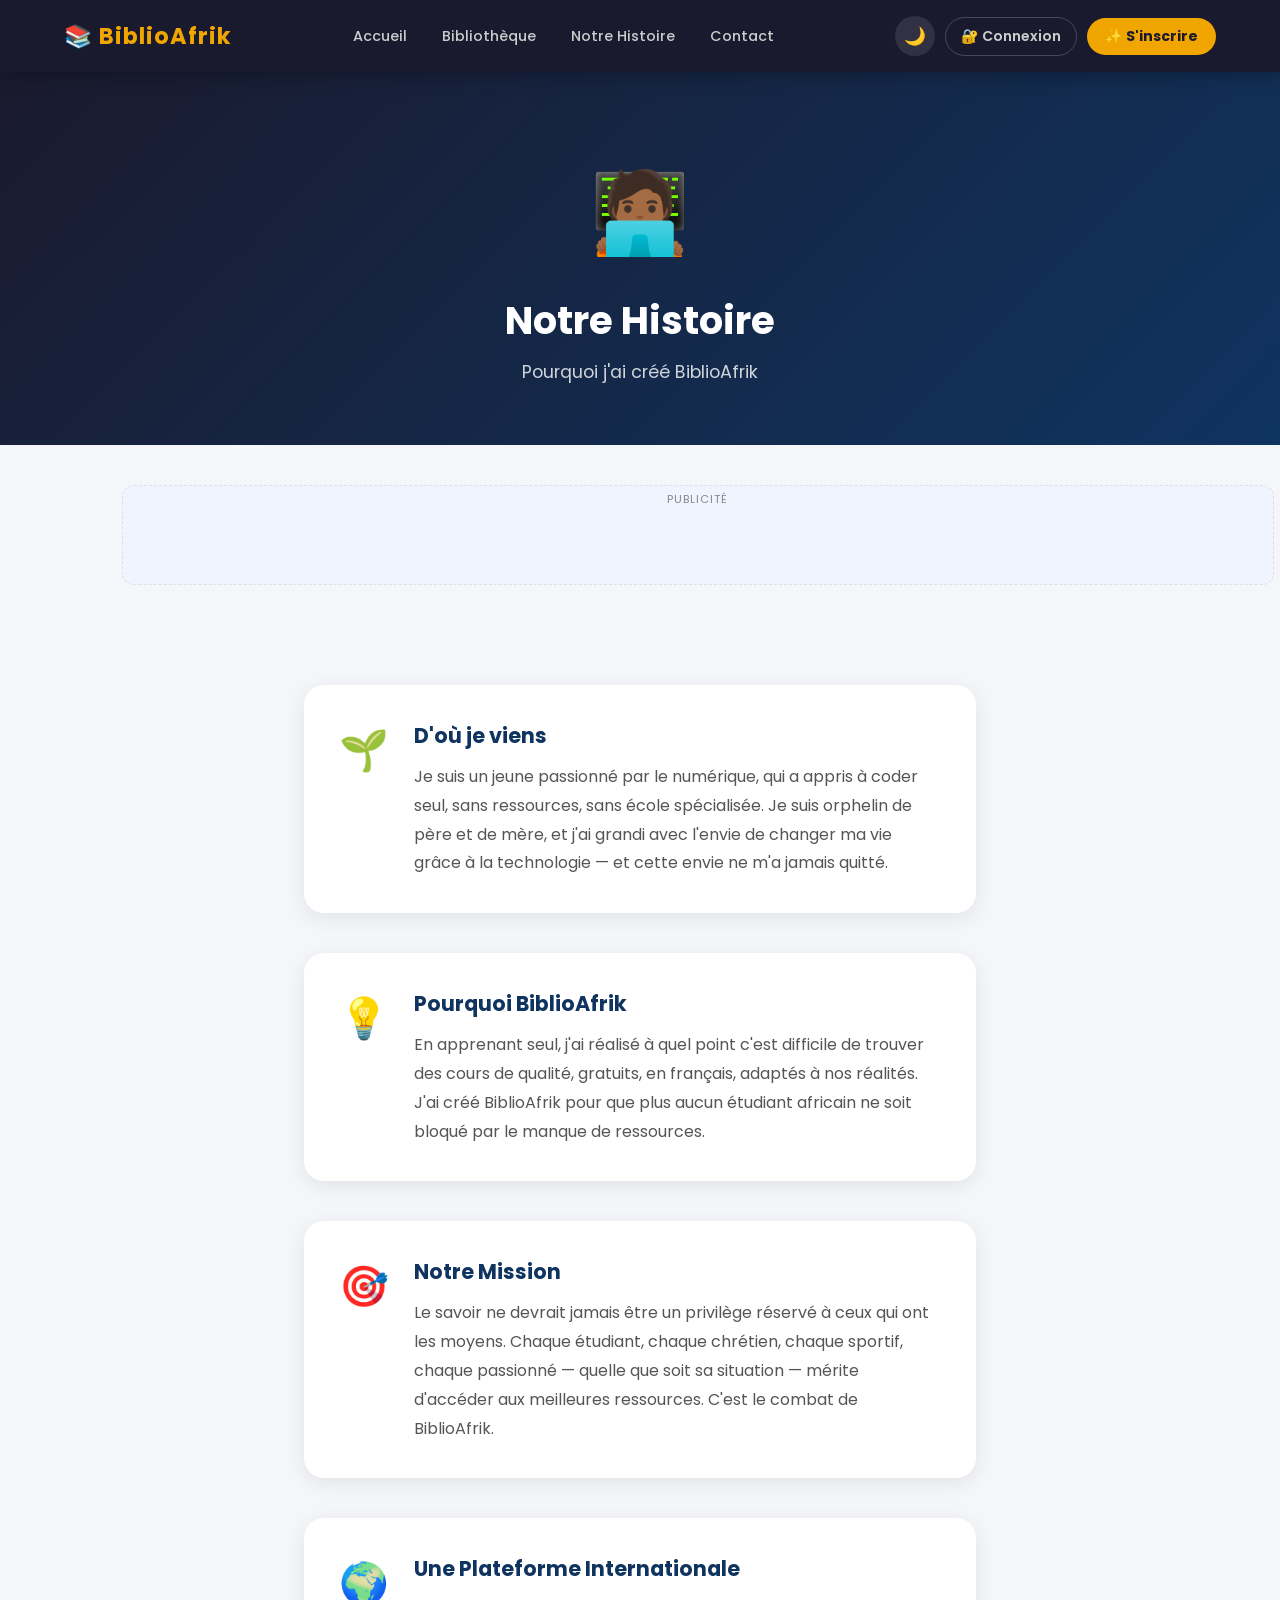
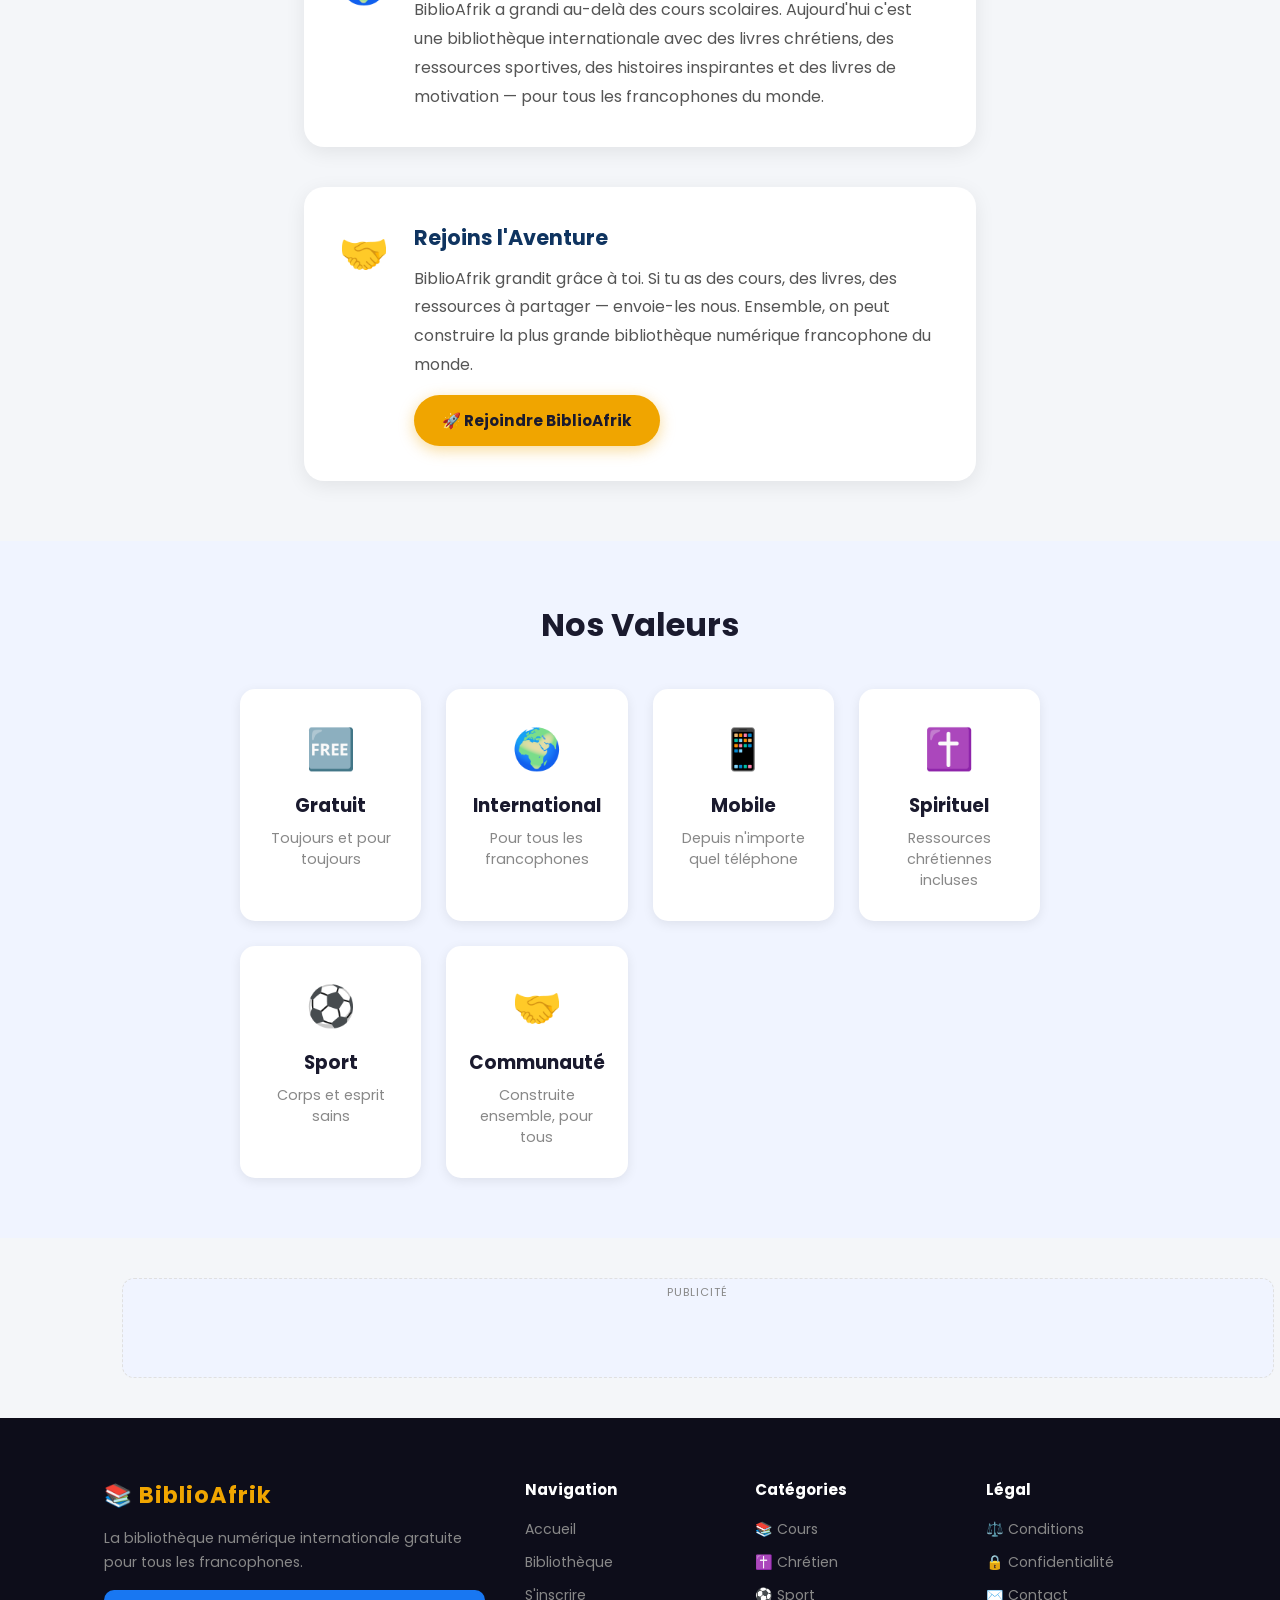
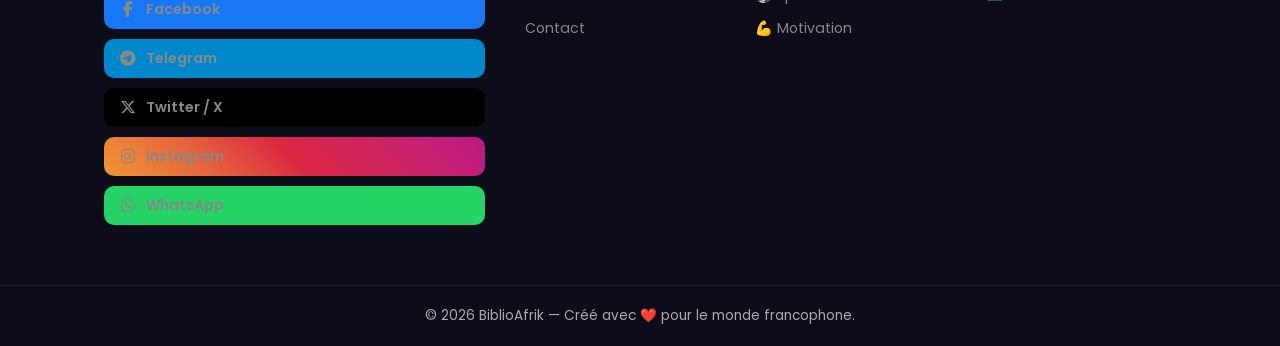
<file: apropos.html>
<!DOCTYPE html>
<html lang="fr" data-theme="light">
<head>
  <!-- PWA -->
<link rel="manifest" href="manifest.json"/>
<meta name="theme-color" content="#f0a500"/>
<meta name="apple-mobile-web-app-capable" content="yes"/>
<meta name="apple-mobile-web-app-status-bar-style" content="black-translucent"/>
<meta name="apple-mobile-web-app-title" content="BiblioAfrik"/>
<link rel="apple-touch-icon" href="icons/icon-192.png"/>
  <meta charset="UTF-8"/>
  <meta name="viewport" content="width=device-width, initial-scale=1.0"/>
  <title>Notre Histoire — BiblioAfrik</title>
  <link rel="stylesheet" href="css/style.css"/>
  <link href="https://fonts.googleapis.com/css2?family=Poppins:wght@300;400;600;700;800&display=swap" rel="stylesheet"/>
  <link rel="stylesheet" href="https://cdnjs.cloudflare.com/ajax/libs/font-awesome/6.5.0/css/all.min.css"/>
  <script async src="https://pagead2.googlesyndication.com/pagead/js/adsbygoogle.js?client=ca-pub-8006779195400510" crossorigin="anonymous"></script>
</head>
<body>

  <nav>
    <div class="logo">📚 BiblioAfrik</div>
    <div class="hamburger" id="hamburger"><span></span><span></span><span></span></div>
    <ul id="navMenu">
      <li><a href="index.html">Accueil</a></li>
      <li><a href="bibliotheque.html">Bibliothèque</a></li>
      <li><a href="apropos.html">Notre Histoire</a></li>
      <li><a href="contact.html">Contact</a></li>
    </ul>
    <div class="nav-actions">
      <button class="dark-toggle" id="darkToggle">🌙</button>
      <a href="connexion.html" class="btn-nav-login" id="btnLogin">🔐 Connexion</a>
      <a href="inscription.html" class="btn-nav-register" id="btnRegister">✨ S'inscrire</a>
    </div>
  </nav>

  <section class="histoire-hero">
    <div class="avatar">🧑🏾‍💻</div>
    <h1>Notre Histoire</h1>
    <p>Pourquoi j'ai créé BiblioAfrik</p>
  </section>

  <!-- PUB APRÈS HERO -->
  <div class="pub-section">
    <div class="pub-container pub-horizontal">
      <ins class="adsbygoogle" style="display:block" data-ad-client="ca-pub-8006779195400510" data-ad-slot="auto" data-ad-format="auto" data-full-width-responsive="true"></ins>
      <script>(adsbygoogle = window.adsbygoogle || []).push({});</script>
    </div>
  </div>

  <section class="histoire-contenu">
    <div class="histoire-bloc">
      <span class="emoji-bloc">🌱</span>
      <div>
        <h2>D'où je viens</h2>
        <p>Je suis un jeune passionné par le numérique, qui a appris à coder seul, sans ressources, sans école spécialisée. Je suis orphelin de père et de mère, et j'ai grandi avec l'envie de changer ma vie grâce à la technologie — et cette envie ne m'a jamais quitté.</p>
      </div>
    </div>
    <div class="histoire-bloc">
      <span class="emoji-bloc">💡</span>
      <div>
        <h2>Pourquoi BiblioAfrik</h2>
        <p>En apprenant seul, j'ai réalisé à quel point c'est difficile de trouver des cours de qualité, gratuits, en français, adaptés à nos réalités. J'ai créé BiblioAfrik pour que plus aucun étudiant africain ne soit bloqué par le manque de ressources.</p>
      </div>
    </div>
    <div class="histoire-bloc">
      <span class="emoji-bloc">🎯</span>
      <div>
        <h2>Notre Mission</h2>
        <p>Le savoir ne devrait jamais être un privilège réservé à ceux qui ont les moyens. Chaque étudiant, chaque chrétien, chaque sportif, chaque passionné — quelle que soit sa situation — mérite d'accéder aux meilleures ressources. C'est le combat de BiblioAfrik.</p>
      </div>
    </div>
    <div class="histoire-bloc">
      <span class="emoji-bloc">🌍</span>
      <div>
        <h2>Une Plateforme Internationale</h2>
        <p>BiblioAfrik a grandi au-delà des cours scolaires. Aujourd'hui c'est une bibliothèque internationale avec des livres chrétiens, des ressources sportives, des histoires inspirantes et des livres de motivation — pour tous les francophones du monde.</p>
      </div>
    </div>
    <div class="histoire-bloc">
      <span class="emoji-bloc">🤝</span>
      <div>
        <h2>Rejoins l'Aventure</h2>
        <p>BiblioAfrik grandit grâce à toi. Si tu as des cours, des livres, des ressources à partager — envoie-les nous. Ensemble, on peut construire la plus grande bibliothèque numérique francophone du monde.</p>
        <a href="inscription.html" class="btn" style="display:inline-block;margin-top:15px;">🚀 Rejoindre BiblioAfrik</a>
      </div>
    </div>
  </section>

  <section class="valeurs">
    <h2>Nos Valeurs</h2>
    <div class="valeurs-grid">
      <div class="valeur-card"><span>🆓</span><h3>Gratuit</h3><p>Toujours et pour toujours</p></div>
      <div class="valeur-card"><span>🌍</span><h3>International</h3><p>Pour tous les francophones</p></div>
      <div class="valeur-card"><span>📱</span><h3>Mobile</h3><p>Depuis n'importe quel téléphone</p></div>
      <div class="valeur-card"><span>✝️</span><h3>Spirituel</h3><p>Ressources chrétiennes incluses</p></div>
      <div class="valeur-card"><span>⚽</span><h3>Sport</h3><p>Corps et esprit sains</p></div>
      <div class="valeur-card"><span>🤝</span><h3>Communauté</h3><p>Construite ensemble, pour tous</p></div>
    </div>
  </section>

  <!-- PUB AVANT FOOTER -->
  <div class="pub-section">
    <div class="pub-container pub-horizontal">
      <ins class="adsbygoogle" style="display:block" data-ad-client="ca-pub-8006779195400510" data-ad-slot="auto" data-ad-format="auto" data-full-width-responsive="true"></ins>
      <script>(adsbygoogle = window.adsbygoogle || []).push({});</script>
    </div>
  </div>

  <footer>
    <div class="footer-content">
      <div class="footer-col">
        <div class="logo">📚 BiblioAfrik</div>
        <p>La bibliothèque numérique internationale gratuite pour tous les francophones.</p>
        <div class="social-links">
          <a href="#" class="social-btn facebook"><i class="fab fa-facebook-f"></i> Facebook</a>
          <a href="#" class="social-btn telegram"><i class="fab fa-telegram"></i> Telegram</a>
          <a href="#" class="social-btn twitter"><i class="fab fa-x-twitter"></i> Twitter / X</a>
          <a href="#" class="social-btn instagram"><i class="fab fa-instagram"></i> Instagram</a>
          <a href="#" class="social-btn whatsapp"><i class="fab fa-whatsapp"></i> WhatsApp</a>
        </div>
      </div>
      <div class="footer-col">
        <h4>Navigation</h4>
        <ul>
          <li><a href="index.html">Accueil</a></li>
          <li><a href="bibliotheque.html">Bibliothèque</a></li>
          <li><a href="inscription.html">S'inscrire</a></li>
          <li><a href="contact.html">Contact</a></li>
        </ul>
      </div>
      <div class="footer-col">
        <h4>Catégories</h4>
        <ul>
          <li><a href="bibliotheque.html?cat=cours">📚 Cours</a></li>
          <li><a href="bibliotheque.html?cat=chretien">✝️ Chrétien</a></li>
          <li><a href="bibliotheque.html?cat=sport">⚽ Sport</a></li>
          <li><a href="bibliotheque.html?cat=motivation">💪 Motivation</a></li>
        </ul>
      </div>
      <div class="footer-col">
        <h4>Légal</h4>
        <ul>
          <li><a href="conditions.html">⚖️ Conditions</a></li>
          <li><a href="conditions.html">🔒 Confidentialité</a></li>
          <li><a href="contact.html">✉️ Contact</a></li>
        </ul>
      </div>
    </div>
    <div class="footer-bottom"><p>© 2026 BiblioAfrik — Créé avec ❤️ pour le monde francophone.</p></div>
  </footer>

  <script>
    const toggle=document.getElementById('darkToggle');
    const html=document.documentElement;
    if(localStorage.getItem('theme')==='dark'){html.setAttribute('data-theme','dark');toggle.textContent='☀️';}
    toggle.addEventListener('click',()=>{const d=html.getAttribute('data-theme')==='dark';html.setAttribute('data-theme',d?'light':'dark');toggle.textContent=d?'🌙':'☀️';localStorage.setItem('theme',d?'light':'dark');});
    document.getElementById('hamburger').addEventListener('click',()=>{document.getElementById('navMenu').classList.toggle('ouvert');});
    const user=JSON.parse(localStorage.getItem('biblioafrik_user_actif')||'null');
    if(user){document.getElementById('btnLogin').textContent='👤 '+user.prenom;document.getElementById('btnLogin').href='profil.html';document.getElementById('btnRegister').textContent='🚪 Déco';document.getElementById('btnRegister').href='#';document.getElementById('btnRegister').onclick=()=>{localStorage.removeItem('biblioafrik_user_actif');location.reload();};}
  </script>
</body>
</html>
</file>
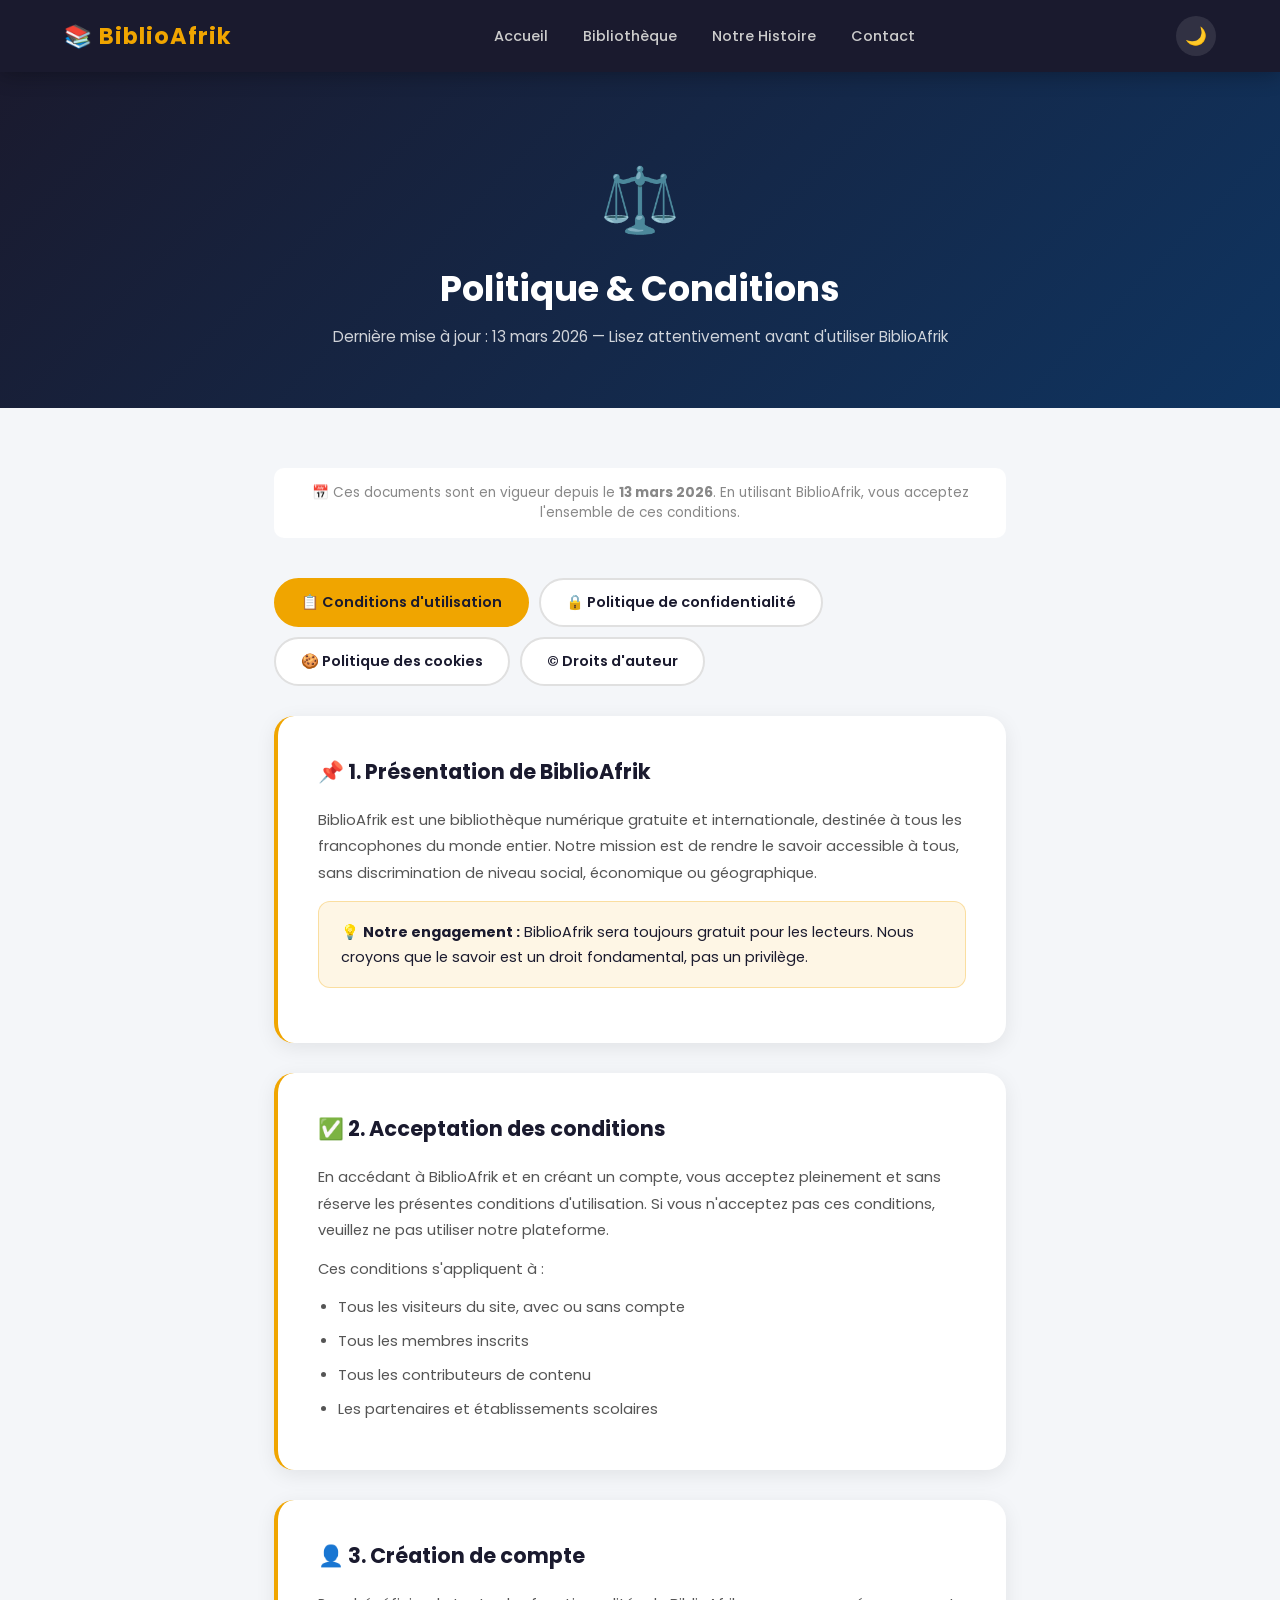
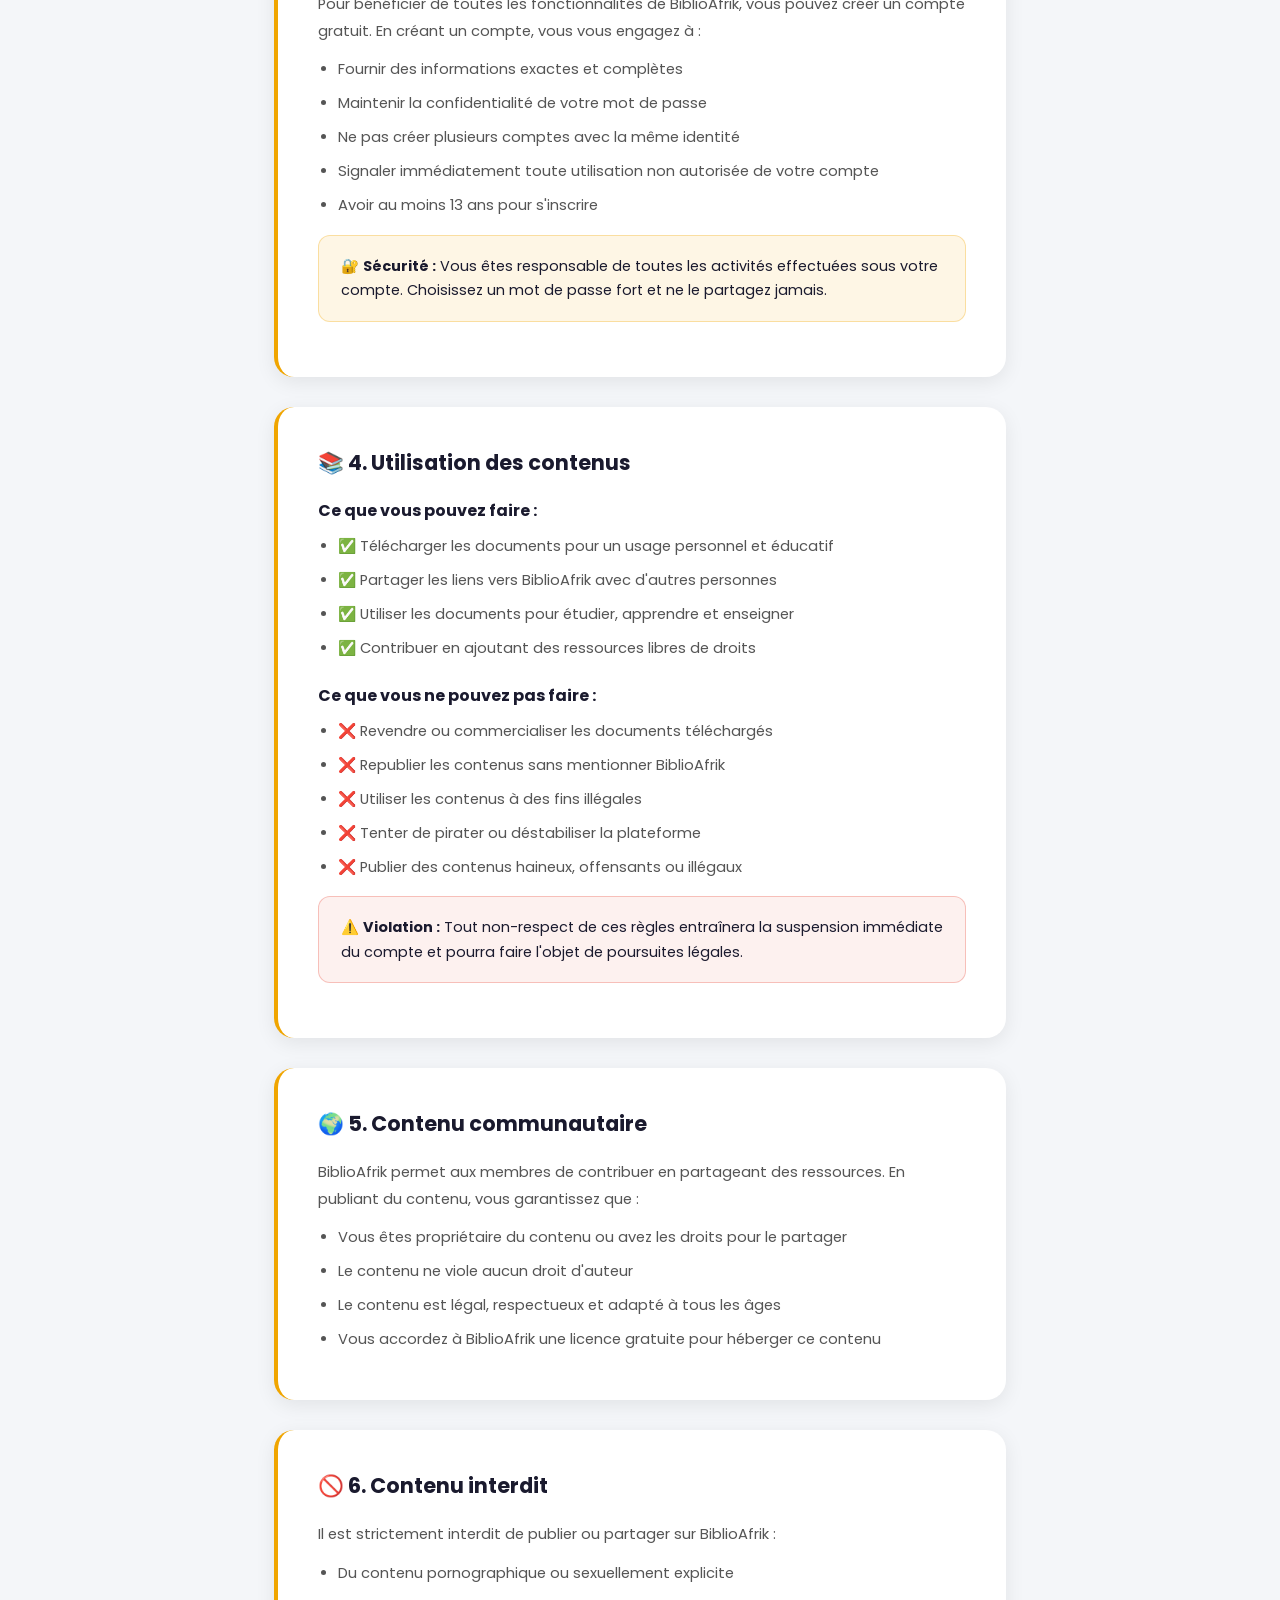
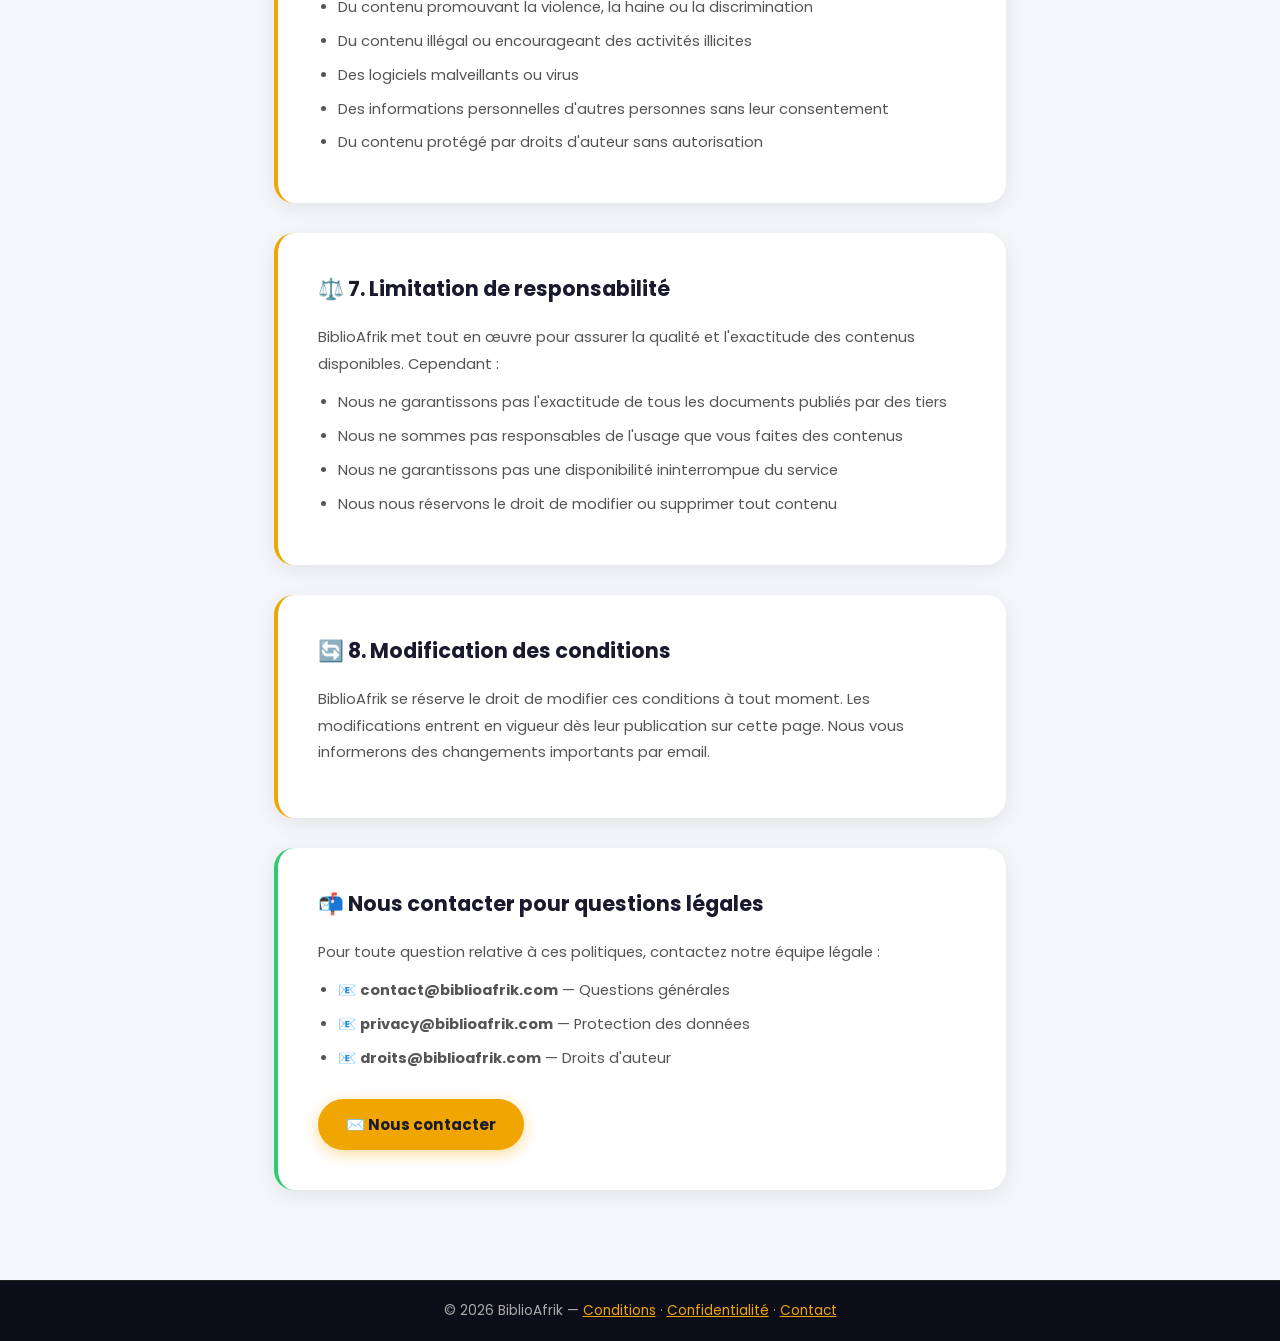
<file: conditions.html>
<!DOCTYPE html>
<html lang="fr" data-theme="light">
<head>
  <!-- PWA -->
<link rel="manifest" href="manifest.json"/>
<meta name="theme-color" content="#f0a500"/>
<meta name="apple-mobile-web-app-capable" content="yes"/>
<meta name="apple-mobile-web-app-status-bar-style" content="black-translucent"/>
<meta name="apple-mobile-web-app-title" content="BiblioAfrik"/>
<link rel="apple-touch-icon" href="icons/icon-192.png"/>
  <meta charset="UTF-8"/>
  <meta name="viewport" content="width=device-width, initial-scale=1.0"/>
  <title>Conditions d'utilisation — BiblioAfrik</title>
  <link rel="stylesheet" href="css/style.css"/>
  <link href="https://fonts.googleapis.com/css2?family=Poppins:wght@300;400;600;700&display=swap" rel="stylesheet"/>
  <style>
    .legal-hero {
      background: linear-gradient(135deg, #1a1a2e, #0f3460);
      color: white;
      text-align: center;
      padding: 80px 5% 60px;
    }
    .legal-hero span { font-size: 4rem; display: block; margin-bottom: 15px; }
    .legal-hero h1 { font-size: clamp(1.6rem, 3vw, 2.2rem); margin-bottom: 10px; }
    .legal-hero p { opacity: 0.8; font-size: 0.95rem; }

    .legal-nav {
      background: var(--surface);
      padding: 20px 5%;
      display: flex;
      gap: 15px;
      flex-wrap: wrap;
      justify-content: center;
      border-bottom: 2px solid var(--border);
      position: sticky;
      top: 65px;
      z-index: 99;
    }

    .legal-nav a {
      color: var(--text2);
      text-decoration: none;
      font-size: 0.88rem;
      font-weight: 600;
      padding: 7px 16px;
      border-radius: 20px;
      border: 2px solid var(--border);
      transition: all 0.3s;
    }

    .legal-nav a:hover {
      background: var(--accent);
      border-color: var(--accent);
      color: var(--primary);
    }

    .legal-content {
      max-width: 860px;
      margin: 0 auto;
      padding: 60px 5%;
    }

    .legal-section {
      background: var(--surface);
      border-radius: 20px;
      padding: 40px;
      margin-bottom: 30px;
      box-shadow: 0 5px 20px var(--shadow);
      border-left: 4px solid var(--accent);
    }

    .legal-section h2 {
      color: var(--text);
      font-size: 1.3rem;
      margin-bottom: 20px;
      display: flex;
      align-items: center;
      gap: 12px;
    }

    .legal-section h3 {
      color: var(--text);
      font-size: 1rem;
      margin: 20px 0 10px;
    }

    .legal-section p {
      color: var(--text2);
      line-height: 1.8;
      font-size: 0.92rem;
      margin-bottom: 12px;
    }

    .legal-section ul {
      padding-left: 20px;
      color: var(--text2);
      font-size: 0.92rem;
      line-height: 1.9;
    }

    .legal-section ul li { margin-bottom: 6px; }

    .highlight-box {
      background: rgba(240,165,0,0.1);
      border: 1px solid rgba(240,165,0,0.3);
      border-radius: 12px;
      padding: 18px 22px;
      margin: 15px 0;
      font-size: 0.9rem;
      color: var(--text);
      line-height: 1.7;
    }

    .danger-box {
      background: rgba(231,76,60,0.08);
      border: 1px solid rgba(231,76,60,0.3);
      border-radius: 12px;
      padding: 18px 22px;
      margin: 15px 0;
      font-size: 0.9rem;
      color: var(--text);
      line-height: 1.7;
    }

    .legal-date {
      text-align: center;
      color: var(--gray);
      font-size: 0.85rem;
      margin-bottom: 40px;
      padding: 15px;
      background: var(--surface);
      border-radius: 10px;
    }

    .tabs {
      display: flex;
      gap: 10px;
      margin-bottom: 30px;
      flex-wrap: wrap;
    }

    .tab-btn {
      padding: 12px 25px;
      border-radius: 50px;
      border: 2px solid var(--border);
      background: var(--surface);
      font-family: 'Poppins', sans-serif;
      font-weight: 600;
      font-size: 0.9rem;
      cursor: pointer;
      color: var(--text);
      transition: all 0.3s;
    }

    .tab-btn.actif, .tab-btn:hover {
      background: var(--accent);
      border-color: var(--accent);
      color: var(--primary);
    }

    .tab-content { display: none; }
    .tab-content.actif { display: block; }
  </style>
</head>
<body>

  <!-- NAV -->
  <nav>
    <div class="logo">📚 BiblioAfrik</div>
    <div class="hamburger" id="hamburger"><span></span><span></span><span></span></div>
    <ul id="navMenu">
      <li><a href="index.html">Accueil</a></li>
      <li><a href="bibliotheque.html">Bibliothèque</a></li>
      <li><a href="apropos.html">Notre Histoire</a></li>
      <li><a href="contact.html">Contact</a></li>
    </ul>
    <button class="dark-toggle" id="darkToggle">🌙</button>
  </nav>

  <!-- HERO -->
  <section class="legal-hero">
    <span>⚖️</span>
    <h1>Politique & Conditions</h1>
    <p>Dernière mise à jour : 13 mars 2026 — Lisez attentivement avant d'utiliser BiblioAfrik</p>
  </section>

  <!-- CONTENU -->
  <div class="legal-content">

    <div class="legal-date">
      📅 Ces documents sont en vigueur depuis le <strong>13 mars 2026</strong>.
      En utilisant BiblioAfrik, vous acceptez l'ensemble de ces conditions.
    </div>

    <!-- ONGLETS -->
    <div class="tabs">
      <button class="tab-btn actif" onclick="afficherTab('conditions', this)">📋 Conditions d'utilisation</button>
      <button class="tab-btn" onclick="afficherTab('confidentialite', this)">🔒 Politique de confidentialité</button>
      <button class="tab-btn" onclick="afficherTab('cookies', this)">🍪 Politique des cookies</button>
      <button class="tab-btn" onclick="afficherTab('droits', this)">©️ Droits d'auteur</button>
    </div>

    <!-- ONGLET 1 : CONDITIONS D'UTILISATION -->
    <div class="tab-content actif" id="tab-conditions">

      <div class="legal-section">
        <h2>📌 1. Présentation de BiblioAfrik</h2>
        <p>BiblioAfrik est une bibliothèque numérique gratuite et internationale, destinée à tous les francophones du monde entier. Notre mission est de rendre le savoir accessible à tous, sans discrimination de niveau social, économique ou géographique.</p>
        <div class="highlight-box">
          💡 <strong>Notre engagement :</strong> BiblioAfrik sera toujours gratuit pour les lecteurs. Nous croyons que le savoir est un droit fondamental, pas un privilège.
        </div>
      </div>

      <div class="legal-section">
        <h2>✅ 2. Acceptation des conditions</h2>
        <p>En accédant à BiblioAfrik et en créant un compte, vous acceptez pleinement et sans réserve les présentes conditions d'utilisation. Si vous n'acceptez pas ces conditions, veuillez ne pas utiliser notre plateforme.</p>
        <p>Ces conditions s'appliquent à :</p>
        <ul>
          <li>Tous les visiteurs du site, avec ou sans compte</li>
          <li>Tous les membres inscrits</li>
          <li>Tous les contributeurs de contenu</li>
          <li>Les partenaires et établissements scolaires</li>
        </ul>
      </div>

      <div class="legal-section">
        <h2>👤 3. Création de compte</h2>
        <p>Pour bénéficier de toutes les fonctionnalités de BiblioAfrik, vous pouvez créer un compte gratuit. En créant un compte, vous vous engagez à :</p>
        <ul>
          <li>Fournir des informations exactes et complètes</li>
          <li>Maintenir la confidentialité de votre mot de passe</li>
          <li>Ne pas créer plusieurs comptes avec la même identité</li>
          <li>Signaler immédiatement toute utilisation non autorisée de votre compte</li>
          <li>Avoir au moins 13 ans pour s'inscrire</li>
        </ul>
        <div class="highlight-box">
          🔐 <strong>Sécurité :</strong> Vous êtes responsable de toutes les activités effectuées sous votre compte. Choisissez un mot de passe fort et ne le partagez jamais.
        </div>
      </div>

      <div class="legal-section">
        <h2>📚 4. Utilisation des contenus</h2>
        <h3>Ce que vous pouvez faire :</h3>
        <ul>
          <li>✅ Télécharger les documents pour un usage personnel et éducatif</li>
          <li>✅ Partager les liens vers BiblioAfrik avec d'autres personnes</li>
          <li>✅ Utiliser les documents pour étudier, apprendre et enseigner</li>
          <li>✅ Contribuer en ajoutant des ressources libres de droits</li>
        </ul>
        <h3>Ce que vous ne pouvez pas faire :</h3>
        <ul>
          <li>❌ Revendre ou commercialiser les documents téléchargés</li>
          <li>❌ Republier les contenus sans mentionner BiblioAfrik</li>
          <li>❌ Utiliser les contenus à des fins illégales</li>
          <li>❌ Tenter de pirater ou déstabiliser la plateforme</li>
          <li>❌ Publier des contenus haineux, offensants ou illégaux</li>
        </ul>
        <div class="danger-box">
          ⚠️ <strong>Violation :</strong> Tout non-respect de ces règles entraînera la suspension immédiate du compte et pourra faire l'objet de poursuites légales.
        </div>
      </div>

      <div class="legal-section">
        <h2>🌍 5. Contenu communautaire</h2>
        <p>BiblioAfrik permet aux membres de contribuer en partageant des ressources. En publiant du contenu, vous garantissez que :</p>
        <ul>
          <li>Vous êtes propriétaire du contenu ou avez les droits pour le partager</li>
          <li>Le contenu ne viole aucun droit d'auteur</li>
          <li>Le contenu est légal, respectueux et adapté à tous les âges</li>
          <li>Vous accordez à BiblioAfrik une licence gratuite pour héberger ce contenu</li>
        </ul>
      </div>

      <div class="legal-section">
        <h2>🚫 6. Contenu interdit</h2>
        <p>Il est strictement interdit de publier ou partager sur BiblioAfrik :</p>
        <ul>
          <li>Du contenu pornographique ou sexuellement explicite</li>
          <li>Du contenu promouvant la violence, la haine ou la discrimination</li>
          <li>Du contenu illégal ou encourageant des activités illicites</li>
          <li>Des logiciels malveillants ou virus</li>
          <li>Des informations personnelles d'autres personnes sans leur consentement</li>
          <li>Du contenu protégé par droits d'auteur sans autorisation</li>
        </ul>
      </div>

      <div class="legal-section">
        <h2>⚖️ 7. Limitation de responsabilité</h2>
        <p>BiblioAfrik met tout en œuvre pour assurer la qualité et l'exactitude des contenus disponibles. Cependant :</p>
        <ul>
          <li>Nous ne garantissons pas l'exactitude de tous les documents publiés par des tiers</li>
          <li>Nous ne sommes pas responsables de l'usage que vous faites des contenus</li>
          <li>Nous ne garantissons pas une disponibilité ininterrompue du service</li>
          <li>Nous nous réservons le droit de modifier ou supprimer tout contenu</li>
        </ul>
      </div>

      <div class="legal-section">
        <h2>🔄 8. Modification des conditions</h2>
        <p>BiblioAfrik se réserve le droit de modifier ces conditions à tout moment. Les modifications entrent en vigueur dès leur publication sur cette page. Nous vous informerons des changements importants par email.</p>
      </div>

    </div>

    <!-- ONGLET 2 : CONFIDENTIALITÉ -->
    <div class="tab-content" id="tab-confidentialite">

      <div class="legal-section">
        <h2>🔒 1. Données collectées</h2>
        <p>Lors de votre inscription et utilisation de BiblioAfrik, nous collectons les informations suivantes :</p>
        <h3>Données d'identification :</h3>
        <ul>
          <li>Prénom et nom</li>
          <li>Adresse email</li>
          <li>Pays de résidence</li>
          <li>Profil utilisateur (étudiant, enseignant, etc.)</li>
        </ul>
        <h3>Données d'utilisation :</h3>
        <ul>
          <li>Documents téléchargés</li>
          <li>Documents mis en favoris</li>
          <li>Date et heure de connexion</li>
          <li>Préférences de navigation (thème clair/sombre)</li>
        </ul>
        <div class="highlight-box">
          💡 <strong>Important :</strong> Nous ne collectons jamais vos données bancaires ou financières. BiblioAfrik est et restera gratuit.
        </div>
      </div>

      <div class="legal-section">
        <h2>🎯 2. Utilisation de vos données</h2>
        <p>Vos données personnelles sont utilisées uniquement pour :</p>
        <ul>
          <li>✅ Gérer votre compte et vous identifier</li>
          <li>✅ Vous envoyer les newsletters auxquelles vous vous êtes inscrit(e)</li>
          <li>✅ Améliorer nos services et contenus</li>
          <li>✅ Vous notifier des nouveaux contenus selon vos préférences</li>
          <li>✅ Assurer la sécurité de la plateforme</li>
        </ul>
        <div class="danger-box">
          🚫 <strong>Nous ne vendons JAMAIS vos données</strong> à des tiers, annonceurs ou entreprises. Vos informations restent privées.
        </div>
      </div>

      <div class="legal-section">
        <h2>🛡️ 3. Protection de vos données</h2>
        <p>Nous mettons en place des mesures techniques et organisationnelles pour protéger vos données :</p>
        <ul>
          <li>Stockage sécurisé des mots de passe</li>
          <li>Accès restreint aux données personnelles</li>
          <li>Surveillance continue de la sécurité</li>
          <li>Sauvegarde régulière des données</li>
        </ul>
      </div>

      <div class="legal-section">
        <h2>📧 4. Communications</h2>
        <p>En créant un compte, vous acceptez de recevoir :</p>
        <ul>
          <li>Les emails de confirmation et de sécurité (obligatoires)</li>
          <li>La newsletter si vous vous y êtes inscrit(e) (optionnel)</li>
          <li>Les notifications de nouveaux contenus (désactivables)</li>
        </ul>
        <p>Vous pouvez vous désabonner à tout moment en cliquant sur le lien de désabonnement dans nos emails.</p>
      </div>

      <div class="legal-section">
        <h2>👁️ 5. Vos droits</h2>
        <p>Conformément aux lois sur la protection des données, vous avez le droit de :</p>
        <ul>
          <li>🔍 <strong>Accéder</strong> à toutes vos données personnelles</li>
          <li>✏️ <strong>Modifier</strong> vos informations à tout moment</li>
          <li>🗑️ <strong>Supprimer</strong> votre compte et toutes vos données</li>
          <li>📤 <strong>Exporter</strong> vos données dans un format lisible</li>
          <li>🚫 <strong>Vous opposer</strong> au traitement de vos données</li>
        </ul>
        <p>Pour exercer ces droits, contactez-nous à : <strong>privacy@biblioafrik.com</strong></p>
      </div>

      <div class="legal-section">
        <h2>👶 6. Protection des mineurs</h2>
        <p>BiblioAfrik est accessible à partir de 13 ans. Nous ne collectons pas sciemment de données personnelles sur des enfants de moins de 13 ans. Si vous pensez qu'un mineur de moins de 13 ans a créé un compte, contactez-nous immédiatement.</p>
      </div>

    </div>

    <!-- ONGLET 3 : COOKIES -->
    <div class="tab-content" id="tab-cookies">

      <div class="legal-section">
        <h2>🍪 1. Qu'est-ce qu'un cookie ?</h2>
        <p>Un cookie est un petit fichier texte stocké sur votre appareil lorsque vous visitez un site web. Il permet au site de mémoriser vos préférences et d'améliorer votre expérience.</p>
        <div class="highlight-box">
          💡 BiblioAfrik utilise un nombre minimal de cookies, tous dans le but d'améliorer votre expérience. Nous ne traçons pas votre comportement à des fins publicitaires.
        </div>
      </div>

      <div class="legal-section">
        <h2>📋 2. Cookies utilisés par BiblioAfrik</h2>
        <h3>Cookies essentiels (obligatoires) :</h3>
        <ul>
          <li><strong>biblioafrik_user_actif</strong> — Garde ta session active (connexion)</li>
          <li><strong>theme</strong> — Mémorise ta préférence de thème (clair/sombre)</li>
        </ul>
        <h3>Cookies de préférence (optionnels) :</h3>
        <ul>
          <li><strong>biblioafrik_docs</strong> — Sauvegarde les documents localement</li>
          <li><strong>biblioafrik_emails</strong> — Liste des emails inscrits à la newsletter</li>
        </ul>
        <div class="highlight-box">
          ✅ <strong>Bonne nouvelle :</strong> BiblioAfrik utilise le stockage local (localStorage) de ton navigateur. Vos données ne quittent jamais votre appareil.
        </div>
      </div>

      <div class="legal-section">
        <h2>⚙️ 3. Gérer les cookies</h2>
        <p>Vous pouvez contrôler et supprimer les cookies à tout moment depuis votre navigateur :</p>
        <ul>
          <li><strong>Chrome :</strong> Paramètres → Confidentialité → Cookies</li>
          <li><strong>Firefox :</strong> Paramètres → Vie privée → Cookies</li>
          <li><strong>Safari :</strong> Préférences → Confidentialité → Cookies</li>
          <li><strong>Edge :</strong> Paramètres → Confidentialité → Cookies</li>
        </ul>
        <div class="danger-box">
          ⚠️ La suppression des cookies essentiels peut affecter votre expérience sur BiblioAfrik (déconnexion automatique, perte des préférences).
        </div>
      </div>

    </div>

    <!-- ONGLET 4 : DROITS D'AUTEUR -->
    <div class="tab-content" id="tab-droits">

      <div class="legal-section">
        <h2>©️ 1. Propriété intellectuelle de BiblioAfrik</h2>
        <p>Le nom "BiblioAfrik", le logo, le design, le code source et tous les éléments originaux de la plateforme sont la propriété exclusive de BiblioAfrik. Toute reproduction sans autorisation est interdite.</p>
      </div>

      <div class="legal-section">
        <h2>📄 2. Contenus hébergés</h2>
        <p>BiblioAfrik héberge plusieurs types de contenus :</p>
        <ul>
          <li><strong>Contenus libres de droits :</strong> Documents du domaine public, licences Creative Commons</li>
          <li><strong>Contenus contributeurs :</strong> Documents partagés par les membres avec leur autorisation</li>
          <li><strong>Contenus partenaires :</strong> Documents fournis par des établissements partenaires</li>
        </ul>
        <div class="highlight-box">
          📌 <strong>Politique de tolérance zéro :</strong> Tout contenu violant les droits d'auteur sera supprimé immédiatement dès signalement.
        </div>
      </div>

      <div class="legal-section">
        <h2>🚨 3. Signaler une violation</h2>
        <p>Si vous pensez qu'un contenu sur BiblioAfrik viole vos droits d'auteur, contactez-nous immédiatement :</p>
        <ul>
          <li>📧 Email : <strong>droits@biblioafrik.com</strong></li>
          <li>📋 Formulaire : Page Contact → Sujet "Droits d'auteur"</li>
        </ul>
        <p>Nous traiterons votre demande dans les <strong>48 heures</strong> et supprimerons le contenu incriminé si la violation est avérée.</p>
      </div>

      <div class="legal-section">
        <h2>🤝 4. Licence d'utilisation</h2>
        <p>En téléchargeant un document sur BiblioAfrik, vous obtenez une licence personnelle, non exclusive et non commerciale pour :</p>
        <ul>
          <li>✅ Lire et étudier le document</li>
          <li>✅ L'utiliser à des fins éducatives personnelles</li>
          <li>✅ Le partager avec des liens vers BiblioAfrik</li>
        </ul>
        <p>Cette licence ne vous permet pas de :</p>
        <ul>
          <li>❌ Vendre ou commercialiser le document</li>
          <li>❌ Le republier sur d'autres plateformes sans autorisation</li>
          <li>❌ Le modifier et le présenter comme votre création</li>
        </ul>
      </div>

    </div>

    <!-- CONTACT LÉGAL -->
    <div class="legal-section" style="border-left-color: #2ecc71;">
      <h2>📬 Nous contacter pour questions légales</h2>
      <p>Pour toute question relative à ces politiques, contactez notre équipe légale :</p>
      <ul>
        <li>📧 <strong>contact@biblioafrik.com</strong> — Questions générales</li>
        <li>📧 <strong>privacy@biblioafrik.com</strong> — Protection des données</li>
        <li>📧 <strong>droits@biblioafrik.com</strong> — Droits d'auteur</li>
      </ul>
      <a href="contact.html" class="btn" style="display:inline-block; margin-top:20px;">
        ✉️ Nous contacter
      </a>
    </div>

  </div>

  <footer>
    <div class="footer-bottom">
      <p>© 2026 BiblioAfrik — <a href="conditions.html" style="color:#f0a500;">Conditions</a> · <a href="conditions.html" style="color:#f0a500;">Confidentialité</a> · <a href="contact.html" style="color:#f0a500;">Contact</a></p>
    </div>
  </footer>

  <script>
    // Dark mode
    const toggle = document.getElementById('darkToggle');
    const html = document.documentElement;
    if (localStorage.getItem('theme') === 'dark') { html.setAttribute('data-theme','dark'); toggle.textContent='☀️'; }
    toggle.addEventListener('click', () => {
      const isDark = html.getAttribute('data-theme') === 'dark';
      html.setAttribute('data-theme', isDark ? 'light' : 'dark');
      toggle.textContent = isDark ? '🌙' : '☀️';
      localStorage.setItem('theme', isDark ? 'light' : 'dark');
    });

    // Hamburger
    document.getElementById('hamburger').addEventListener('click', () => {
      document.getElementById('navMenu').classList.toggle('ouvert');
    });

    // Onglets
    function afficherTab(nom, btn) {
      document.querySelectorAll('.tab-content').forEach(t => t.classList.remove('actif'));
      document.querySelectorAll('.tab-btn').forEach(b => b.classList.remove('actif'));
      document.getElementById('tab-' + nom).classList.add('actif');
      btn.classList.add('actif');
    }
  </script>
</body>
</html>
</file>
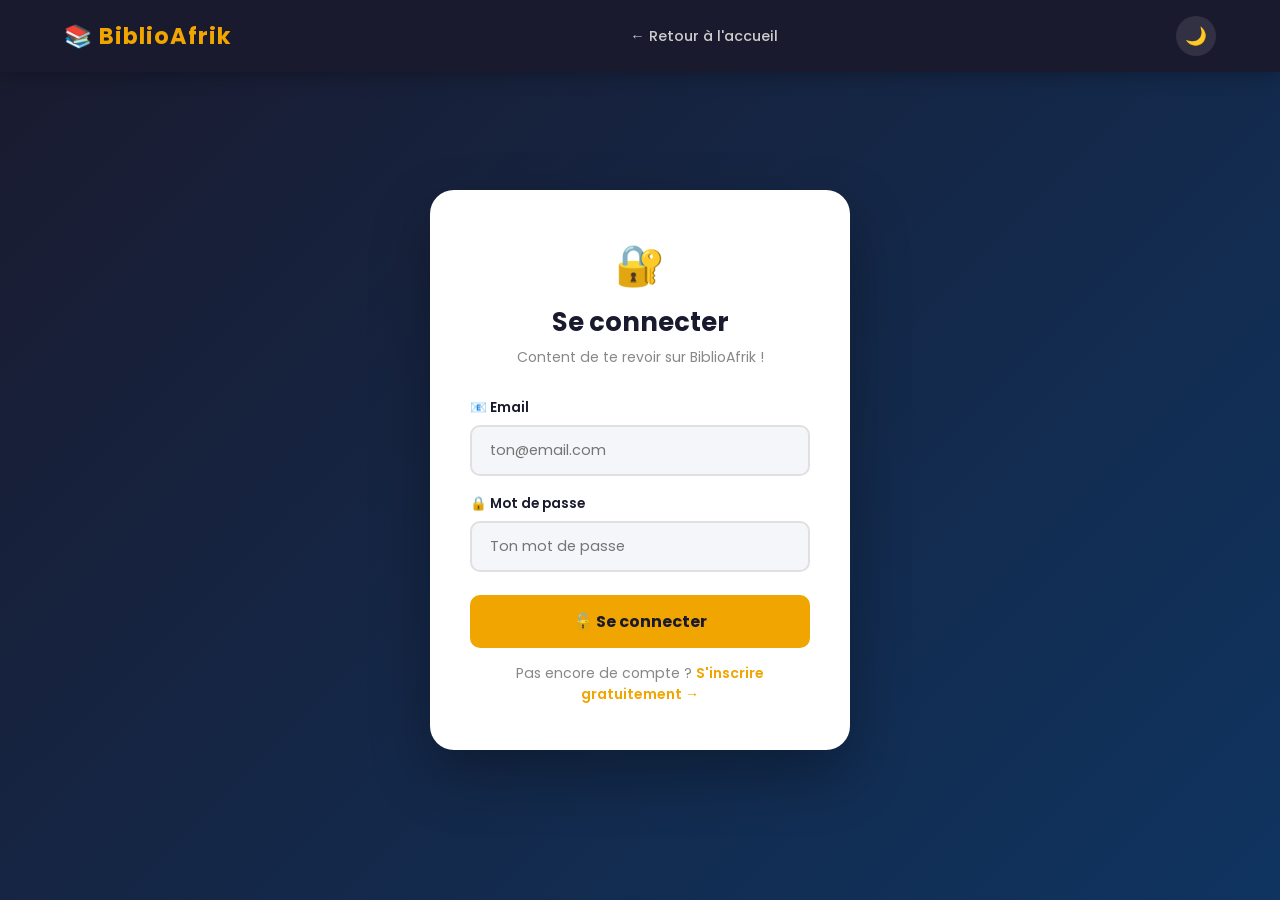
<file: connexion.html>
<!DOCTYPE html>
<html lang="fr" data-theme="light">
<head>
  <!-- PWA -->
<link rel="manifest" href="manifest.json"/>
<meta name="theme-color" content="#f0a500"/>
<meta name="apple-mobile-web-app-capable" content="yes"/>
<meta name="apple-mobile-web-app-status-bar-style" content="black-translucent"/>
<meta name="apple-mobile-web-app-title" content="BiblioAfrik"/>
<link rel="apple-touch-icon" href="icons/icon-192.png"/>
  <meta charset="UTF-8"/>
  <meta name="viewport" content="width=device-width, initial-scale=1.0"/>
  <title>Connexion — BiblioAfrik</title>
  <link rel="stylesheet" href="css/style.css"/>
  <link href="https://fonts.googleapis.com/css2?family=Poppins:wght@300;400;600;700&display=swap" rel="stylesheet"/>
  <style>
    .auth-page { min-height:100vh; background:linear-gradient(135deg,#1a1a2e,#0f3460); display:flex; align-items:center; justify-content:center; padding:40px 20px; }
    .auth-box { background:var(--surface); border-radius:24px; padding:45px 40px; width:100%; max-width:420px; box-shadow:0 25px 60px rgba(0,0,0,0.3); }
    .auth-logo { text-align:center; margin-bottom:30px; }
    .auth-logo span { font-size:2.5rem; }
    .auth-logo h2 { color:var(--text); font-size:1.6rem; margin:8px 0 5px; }
    .auth-logo p { color:var(--gray); font-size:0.88rem; }
    .form-group { margin-bottom:18px; }
    .form-group label { display:block; font-size:0.85rem; font-weight:600; margin-bottom:7px; color:var(--text); }
    .form-group input { width:100%; padding:13px 18px; border:2px solid var(--border); border-radius:10px; font-family:'Poppins',sans-serif; font-size:0.9rem; background:var(--bg); color:var(--text); outline:none; transition:border-color 0.3s; }
    .form-group input:focus { border-color:#f0a500; }
    .btn-auth { width:100%; padding:14px; background:#f0a500; color:#1a1a2e; border:none; border-radius:10px; font-family:'Poppins',sans-serif; font-size:1rem; font-weight:700; cursor:pointer; transition:all 0.3s; margin-top:5px; }
    .btn-auth:hover { background:#0f3460; color:white; transform:translateY(-2px); }
    .auth-link { text-align:center; margin-top:20px; font-size:0.88rem; color:var(--gray); }
    .auth-link a { color:#f0a500; font-weight:600; text-decoration:none; }
    .erreur { color:#e74c3c; font-size:0.85rem; margin-top:12px; text-align:center; display:none; }
    .succes { color:#2ecc71; font-size:0.9rem; margin-top:12px; text-align:center; display:none; font-weight:600; }
  </style>
</head>
<body>

  <nav style="position:fixed;top:0;left:0;right:0;z-index:1000;">
    <div class="logo">📚 BiblioAfrik</div>
    <ul><li><a href="index.html">← Retour à l'accueil</a></li></ul>
    <button class="dark-toggle" id="darkToggle">🌙</button>
  </nav>

  <div class="auth-page" style="padding-top:80px;">
    <div class="auth-box">
      <div class="auth-logo">
        <span>🔐</span>
        <h2>Se connecter</h2>
        <p>Content de te revoir sur BiblioAfrik !</p>
      </div>

      <div class="form-group">
        <label>📧 Email</label>
        <input type="email" id="email" placeholder="ton@email.com"/>
      </div>

      <div class="form-group">
        <label>🔒 Mot de passe</label>
        <input type="password" id="password" placeholder="Ton mot de passe"/>
      </div>

      <p class="erreur" id="erreur">❌ Email ou mot de passe incorrect.</p>
      <div class="succes" id="succes">✅ Connexion réussie ! Redirection...</div>

      <button class="btn-auth" onclick="seConnecter()">
        🔓 Se connecter
      </button>

      <div class="auth-link" style="margin-top:15px;">
        Pas encore de compte ? <a href="inscription.html">S'inscrire gratuitement →</a>
      </div>
    </div>
  </div>

  <script>
    const toggle = document.getElementById('darkToggle');
    const html = document.documentElement;
    if (localStorage.getItem('theme') === 'dark') { html.setAttribute('data-theme','dark'); toggle.textContent='☀️'; }
    toggle.addEventListener('click', () => {
      const isDark = html.getAttribute('data-theme') === 'dark';
      html.setAttribute('data-theme', isDark ? 'light' : 'dark');
      toggle.textContent = isDark ? '🌙' : '☀️';
      localStorage.setItem('theme', isDark ? 'light' : 'dark');
    });

    document.addEventListener('keypress', e => { if (e.key === 'Enter') seConnecter(); });

    function seConnecter() {
      const email = document.getElementById('email').value.trim();
      const password = document.getElementById('password').value;
      const erreurEl = document.getElementById('erreur');

      if (!email || !password) {
        erreurEl.textContent = '⚠️ Remplis tous les champs.';
        erreurEl.style.display = 'block'; return;
      }

      let membres = JSON.parse(localStorage.getItem('biblioafrik_membres') || '[]');
      const membre = membres.find(m => m.email === email && m.password === password);

      if (!membre) {
        erreurEl.style.display = 'block'; return;
      }

      localStorage.setItem('biblioafrik_user_actif', JSON.stringify(membre));
      erreurEl.style.display = 'none';
      document.getElementById('succes').style.display = 'block';
      setTimeout(() => { window.location.href = 'profil.html'; }, 1200);
    }
  </script>
</body>
</html>
</file>
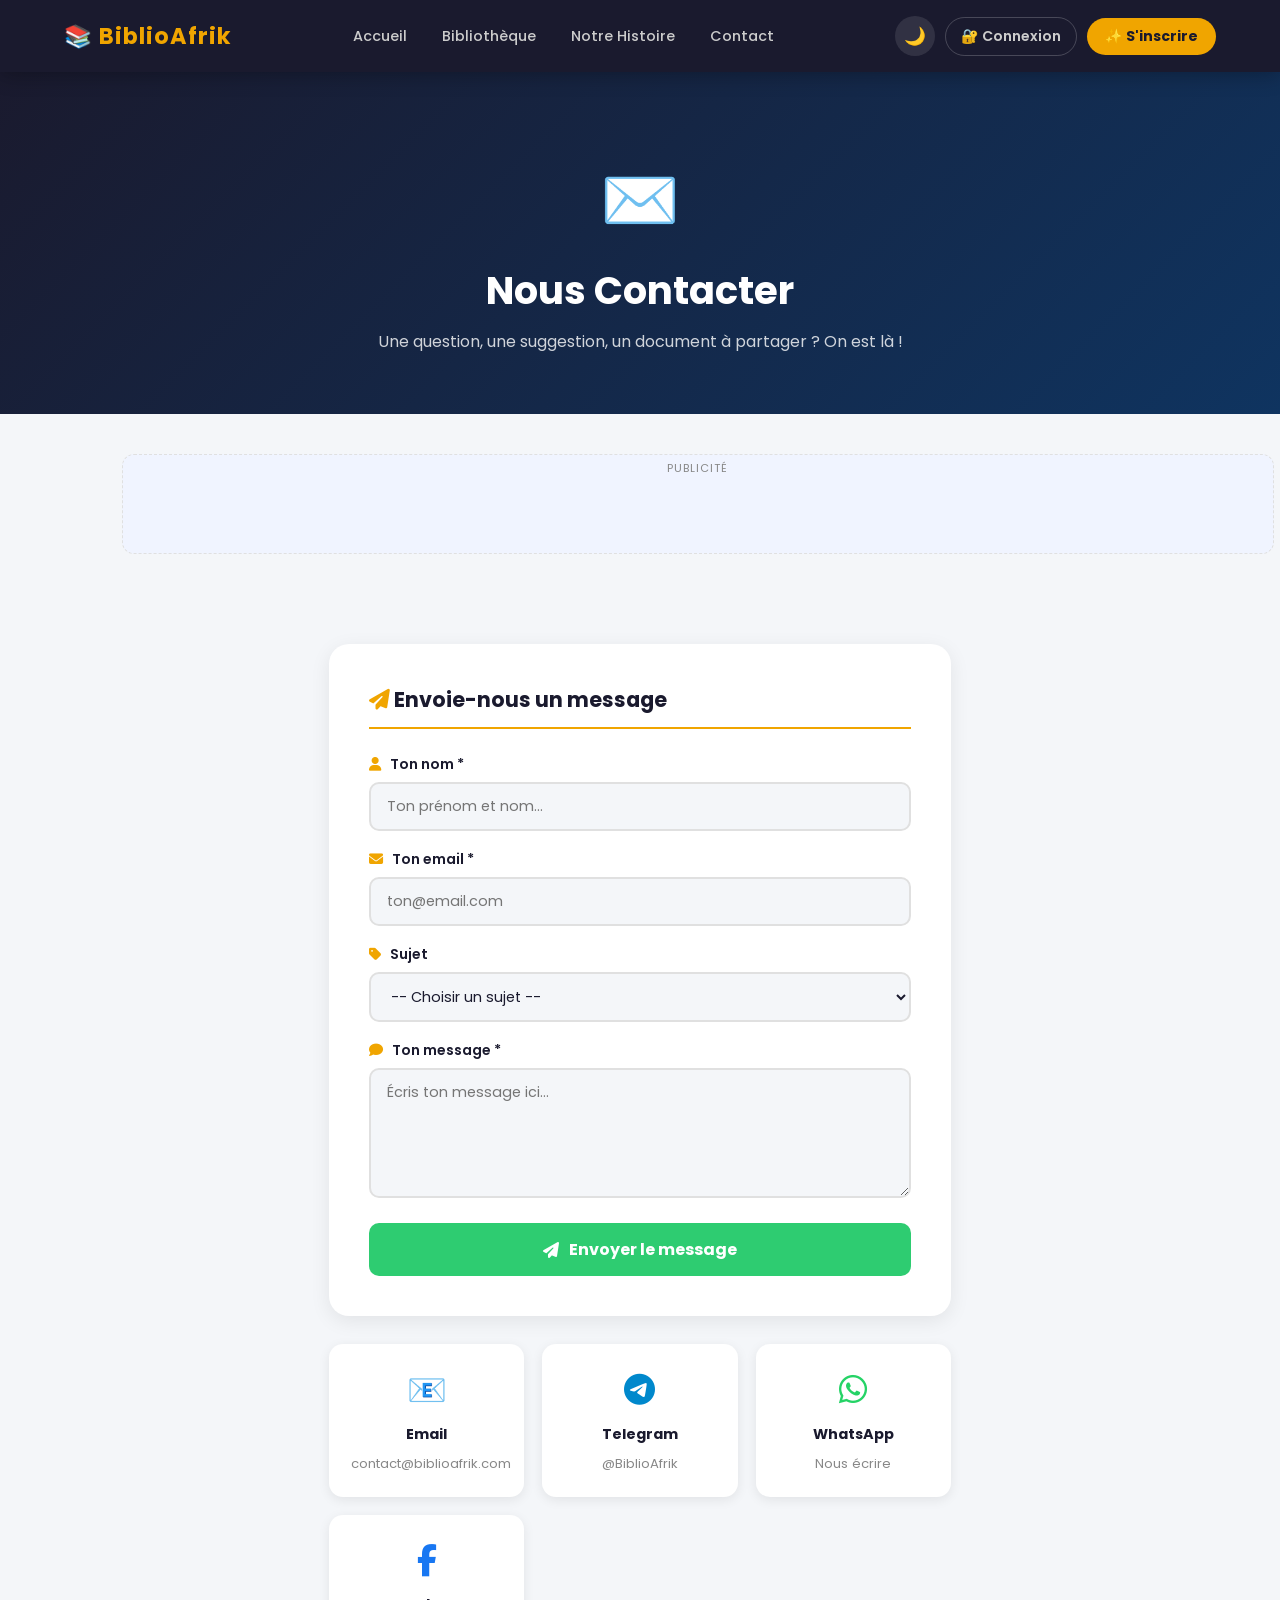
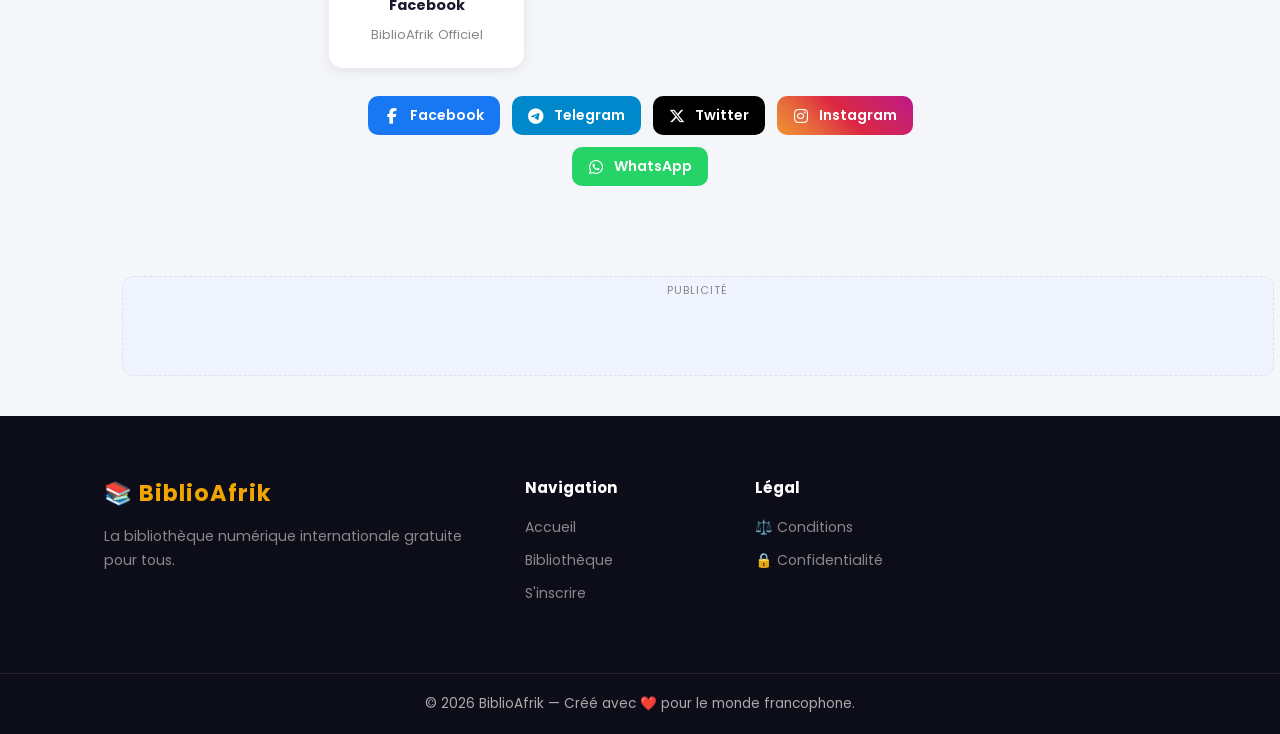
<file: contact.html>
<!DOCTYPE html>
<html lang="fr" data-theme="light">
<head>
  <!-- PWA -->
<link rel="manifest" href="manifest.json"/>
<meta name="theme-color" content="#f0a500"/>
<meta name="apple-mobile-web-app-capable" content="yes"/>
<meta name="apple-mobile-web-app-status-bar-style" content="black-translucent"/>
<meta name="apple-mobile-web-app-title" content="BiblioAfrik"/>
<link rel="apple-touch-icon" href="icons/icon-192.png"/>
  <meta charset="UTF-8"/>
  <meta name="viewport" content="width=device-width, initial-scale=1.0"/>
  <title>Contact — BiblioAfrik</title>
  <link rel="stylesheet" href="css/style.css"/>
  <link href="https://fonts.googleapis.com/css2?family=Poppins:wght@300;400;600;700&display=swap" rel="stylesheet"/>
  <link rel="stylesheet" href="https://cdnjs.cloudflare.com/ajax/libs/font-awesome/6.5.0/css/all.min.css"/>
  <script async src="https://pagead2.googlesyndication.com/pagead/js/adsbygoogle.js?client=ca-pub-8006779195400510" crossorigin="anonymous"></script>
  <style>
    .contact-hero{background:linear-gradient(135deg,#1a1a2e,#0f3460);color:white;text-align:center;padding:80px 5% 60px;}
    .contact-hero .avatar{font-size:4rem;display:block;margin-bottom:15px;}
    .contact-hero h1{font-size:clamp(1.8rem,3vw,2.5rem);margin-bottom:10px;}
    .contact-hero p{opacity:.8;font-size:1rem;}
    .contact-content{max-width:750px;margin:0 auto;padding:50px 5%;}
    .contact-form-card{background:var(--surface);padding:40px;border-radius:20px;box-shadow:0 5px 20px var(--shadow,rgba(0,0,0,0.08));}
    .contact-form-card h2{color:var(--text);margin-bottom:25px;font-size:1.3rem;border-bottom:2px solid #f0a500;padding-bottom:12px;}
    .form-group{margin-bottom:18px;}
    .form-group label{display:block;font-weight:600;margin-bottom:7px;color:var(--text);font-size:0.88rem;}
    .form-group label i{color:#f0a500;margin-right:6px;}
    .form-group input,.form-group select,.form-group textarea{width:100%;padding:12px 16px;border:2px solid var(--border,#e0e0e0);border-radius:10px;font-family:'Poppins',sans-serif;font-size:0.9rem;background:var(--bg,#f4f6f9);color:var(--text);outline:none;transition:border-color 0.3s;}
    .form-group input:focus,.form-group select:focus,.form-group textarea:focus{border-color:#f0a500;}
    .form-group textarea{resize:vertical;min-height:130px;}
    .btn-envoyer{width:100%;padding:14px;background:#2ecc71;color:white;border:none;border-radius:10px;font-family:'Poppins',sans-serif;font-size:1rem;font-weight:700;cursor:pointer;transition:all 0.3s;display:flex;align-items:center;justify-content:center;gap:10px;}
    .btn-envoyer:hover{opacity:.9;transform:translateY(-2px);}
    .contact-succes{display:none;margin-top:18px;background:rgba(46,204,113,0.1);border:1px solid #2ecc71;color:#2ecc71;padding:14px;border-radius:10px;font-weight:600;text-align:center;}
    .contact-infos{display:grid;grid-template-columns:repeat(auto-fit,minmax(180px,1fr));gap:18px;margin-top:28px;}
    .contact-info-card{background:var(--surface);padding:22px;border-radius:14px;text-align:center;box-shadow:0 3px 12px var(--shadow,rgba(0,0,0,0.08));transition:transform 0.3s;}
    .contact-info-card:hover{transform:translateY(-4px);}
    .contact-info-card .info-icon{font-size:2rem;margin-bottom:10px;display:block;}
    .contact-info-card strong{display:block;color:var(--text);margin-bottom:5px;font-size:0.9rem;}
    .contact-info-card small{color:var(--gray,#777);font-size:0.82rem;}
    .contact-social{display:flex;justify-content:center;gap:12px;margin-top:28px;flex-wrap:wrap;}
  </style>
</head>
<body>

  <nav>
    <div class="logo">📚 BiblioAfrik</div>
    <div class="hamburger" id="hamburger"><span></span><span></span><span></span></div>
    <ul id="navMenu">
      <li><a href="index.html">Accueil</a></li>
      <li><a href="bibliotheque.html">Bibliothèque</a></li>
      <li><a href="apropos.html">Notre Histoire</a></li>
      <li><a href="contact.html">Contact</a></li>
    </ul>
    <div class="nav-actions">
      <button class="dark-toggle" id="darkToggle">🌙</button>
      <a href="connexion.html" class="btn-nav-login" id="btnLogin">🔐 Connexion</a>
      <a href="inscription.html" class="btn-nav-register" id="btnRegister">✨ S'inscrire</a>
    </div>
  </nav>

  <section class="contact-hero">
    <span class="avatar">✉️</span>
    <h1>Nous Contacter</h1>
    <p>Une question, une suggestion, un document à partager ? On est là !</p>
  </section>

  <!-- PUB APRÈS HERO -->
  <div class="pub-section">
    <div class="pub-container pub-horizontal">
      <ins class="adsbygoogle" style="display:block" data-ad-client="ca-pub-8006779195400510" data-ad-slot="auto" data-ad-format="auto" data-full-width-responsive="true"></ins>
      <script>(adsbygoogle = window.adsbygoogle || []).push({});</script>
    </div>
  </div>

  <div class="contact-content">
    <div class="contact-form-card">
      <h2><i class="fas fa-paper-plane" style="color:#f0a500;"></i> Envoie-nous un message</h2>

      <div class="form-group">
        <label><i class="fas fa-user"></i> Ton nom *</label>
        <input type="text" id="contactNom" placeholder="Ton prénom et nom..."/>
      </div>
      <div class="form-group">
        <label><i class="fas fa-envelope"></i> Ton email *</label>
        <input type="email" id="contactEmail" placeholder="ton@email.com"/>
      </div>
      <div class="form-group">
        <label><i class="fas fa-tag"></i> Sujet</label>
        <select id="contactSujet">
          <option value="">-- Choisir un sujet --</option>
          <option>📄 Proposer un document</option>
          <option>🐛 Signaler un problème</option>
          <option>💡 Suggestion d'amélioration</option>
          <option>🤝 Partenariat</option>
          <option>⚖️ Droits d'auteur</option>
          <option>❓ Autre question</option>
        </select>
      </div>
      <div class="form-group">
        <label><i class="fas fa-comment"></i> Ton message *</label>
        <textarea id="contactMessage" placeholder="Écris ton message ici..."></textarea>
      </div>

      <button class="btn-envoyer" onclick="envoyerMessage()">
        <i class="fas fa-paper-plane"></i> Envoyer le message
      </button>

      <div class="contact-succes" id="contactSucces">
        ✅ Message envoyé ! On te répondra très bientôt. Merci !
      </div>
    </div>

    <div class="contact-infos">
      <div class="contact-info-card">
        <span class="info-icon">📧</span>
        <strong>Email</strong>
        <small>contact@biblioafrik.com</small>
      </div>
      <div class="contact-info-card">
        <span class="info-icon"><i class="fab fa-telegram" style="color:#0088cc;"></i></span>
        <strong>Telegram</strong>
        <small>@BiblioAfrik</small>
      </div>
      <div class="contact-info-card">
        <span class="info-icon"><i class="fab fa-whatsapp" style="color:#25d366;"></i></span>
        <strong>WhatsApp</strong>
        <small>Nous écrire</small>
      </div>
      <div class="contact-info-card">
        <span class="info-icon"><i class="fab fa-facebook-f" style="color:#1877f2;"></i></span>
        <strong>Facebook</strong>
        <small>BiblioAfrik Officiel</small>
      </div>
    </div>

    <div class="contact-social">
      <a href="#" class="social-btn facebook"><i class="fab fa-facebook-f"></i> Facebook</a>
      <a href="#" class="social-btn telegram"><i class="fab fa-telegram"></i> Telegram</a>
      <a href="#" class="social-btn twitter"><i class="fab fa-x-twitter"></i> Twitter</a>
      <a href="#" class="social-btn instagram"><i class="fab fa-instagram"></i> Instagram</a>
      <a href="#" class="social-btn whatsapp"><i class="fab fa-whatsapp"></i> WhatsApp</a>
    </div>
  </div>

  <!-- PUB AVANT FOOTER -->
  <div class="pub-section">
    <div class="pub-container pub-horizontal">
      <ins class="adsbygoogle" style="display:block" data-ad-client="ca-pub-8006779195400510" data-ad-slot="auto" data-ad-format="auto" data-full-width-responsive="true"></ins>
      <script>(adsbygoogle = window.adsbygoogle || []).push({});</script>
    </div>
  </div>

  <footer>
    <div class="footer-content">
      <div class="footer-col">
        <div class="logo">📚 BiblioAfrik</div>
        <p>La bibliothèque numérique internationale gratuite pour tous.</p>
      </div>
      <div class="footer-col">
        <h4>Navigation</h4>
        <ul>
          <li><a href="index.html">Accueil</a></li>
          <li><a href="bibliotheque.html">Bibliothèque</a></li>
          <li><a href="inscription.html">S'inscrire</a></li>
        </ul>
      </div>
      <div class="footer-col">
        <h4>Légal</h4>
        <ul>
          <li><a href="conditions.html">⚖️ Conditions</a></li>
          <li><a href="conditions.html">🔒 Confidentialité</a></li>
        </ul>
      </div>
    </div>
    <div class="footer-bottom"><p>© 2026 BiblioAfrik — Créé avec ❤️ pour le monde francophone.</p></div>
  </footer>

  <script>
    const toggle=document.getElementById('darkToggle');
    const html=document.documentElement;
    if(localStorage.getItem('theme')==='dark'){html.setAttribute('data-theme','dark');toggle.textContent='☀️';}
    toggle.addEventListener('click',()=>{const d=html.getAttribute('data-theme')==='dark';html.setAttribute('data-theme',d?'light':'dark');toggle.textContent=d?'🌙':'☀️';localStorage.setItem('theme',d?'light':'dark');});
    document.getElementById('hamburger').addEventListener('click',()=>{document.getElementById('navMenu').classList.toggle('ouvert');});
    const user=JSON.parse(localStorage.getItem('biblioafrik_user_actif')||'null');
    if(user){document.getElementById('btnLogin').textContent='👤 '+user.prenom;document.getElementById('btnLogin').href='profil.html';document.getElementById('btnRegister').textContent='🚪 Déco';document.getElementById('btnRegister').href='#';document.getElementById('btnRegister').onclick=()=>{localStorage.removeItem('biblioafrik_user_actif');location.reload();};}

    function envoyerMessage(){
      const nom=document.getElementById('contactNom').value.trim();
      const email=document.getElementById('contactEmail').value.trim();
      const message=document.getElementById('contactMessage').value.trim();
      if(!nom||!email||!message){alert('⚠️ Remplis tous les champs obligatoires.');return;}
      let messages=JSON.parse(localStorage.getItem('biblioafrik_messages')||'[]');
      messages.push({nom,email,sujet:document.getElementById('contactSujet').value,message,date:new Date().toLocaleDateString('fr-FR')});
      localStorage.setItem('biblioafrik_messages',JSON.stringify(messages));
      document.getElementById('contactSucces').style.display='block';
      document.getElementById('contactNom').value='';
      document.getElementById('contactEmail').value='';
      document.getElementById('contactMessage').value='';
    }
  </script>
</body>
</html>
</file>
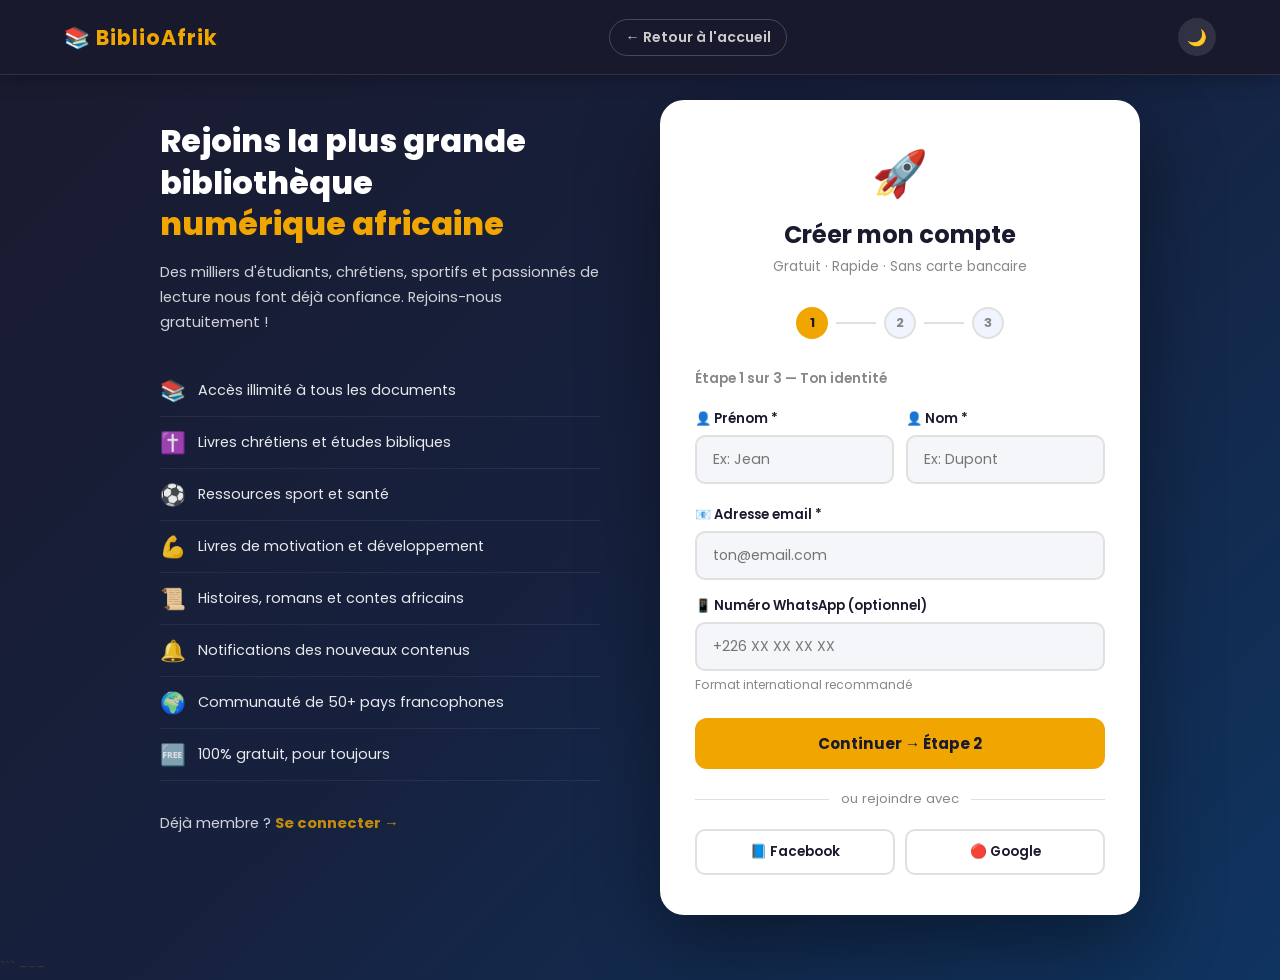
<file: inscription.html>
<!DOCTYPE html>
<html lang="fr" data-theme="light">
<head>
  <!-- PWA -->
<link rel="manifest" href="manifest.json"/>
<meta name="theme-color" content="#f0a500"/>
<meta name="apple-mobile-web-app-capable" content="yes"/>
<meta name="apple-mobile-web-app-status-bar-style" content="black-translucent"/>
<meta name="apple-mobile-web-app-title" content="BiblioAfrik"/>
<link rel="apple-touch-icon" href="icons/icon-192.png"/>
  <meta charset="UTF-8"/>
  <meta name="viewport" content="width=device-width, initial-scale=1.0"/>
  <title>Inscription — BiblioAfrik</title>
  <link rel="stylesheet" href="css/style.css"/>
  <link href="https://fonts.googleapis.com/css2?family=Poppins:wght@300;400;600;700;800&display=swap" rel="stylesheet"/>
  <style>
    * { margin:0; padding:0; box-sizing:border-box; }

    body {
      font-family: 'Poppins', sans-serif;
      background: linear-gradient(135deg, #1a1a2e 0%, #16213e 50%, #0f3460 100%);
      min-height: 100vh;
      color: #333;
    }

    /* === NAV === */
    .auth-nav {
      display: flex;
      justify-content: space-between;
      align-items: center;
      padding: 18px 5%;
      position: fixed;
      top: 0; left: 0; right: 0;
      z-index: 1000;
      background: rgba(26,26,46,0.95);
      backdrop-filter: blur(10px);
      border-bottom: 1px solid rgba(255,255,255,0.1);
    }

    .auth-nav .logo {
      font-size: 1.3rem;
      font-weight: 700;
      color: #f0a500;
      text-decoration: none;
    }

    .auth-nav a.back {
      color: #ccc;
      text-decoration: none;
      font-size: 0.88rem;
      font-weight: 600;
      padding: 7px 15px;
      border-radius: 20px;
      border: 1px solid rgba(255,255,255,0.2);
      transition: all 0.3s;
      display: flex;
      align-items: center;
      gap: 6px;
    }

    .auth-nav a.back:hover { background: rgba(255,255,255,0.1); color: white; }

    .dark-toggle {
      background: rgba(255,255,255,0.1);
      border: none;
      border-radius: 50%;
      width: 38px; height: 38px;
      font-size: 1rem;
      cursor: pointer;
      transition: all 0.3s;
    }

    .dark-toggle:hover { background: #f0a500; }

    /* === PAGE === */
    .auth-page {
      min-height: 100vh;
      display: flex;
      align-items: center;
      justify-content: center;
      padding: 100px 20px 40px;
    }

    .auth-wrapper {
      display: flex;
      gap: 40px;
      max-width: 1000px;
      width: 100%;
      align-items: flex-start;
    }

    /* === PANNEAU GAUCHE === */
    .auth-left {
      flex: 1;
      color: white;
      padding: 20px;
    }

    .auth-left h2 {
      font-size: clamp(1.5rem, 2.5vw, 2rem);
      font-weight: 800;
      margin-bottom: 15px;
      line-height: 1.3;
    }

    .auth-left h2 span { color: #f0a500; }

    .auth-left p {
      opacity: 0.8;
      font-size: 0.92rem;
      line-height: 1.7;
      margin-bottom: 30px;
    }

    .benefit-list { list-style: none; }
    .benefit-list li {
      display: flex;
      align-items: center;
      gap: 12px;
      padding: 10px 0;
      font-size: 0.9rem;
      opacity: 0.9;
      border-bottom: 1px solid rgba(255,255,255,0.08);
    }

    .benefit-list li span:first-child { font-size: 1.3rem; }

    .already-member {
      margin-top: 30px;
      font-size: 0.88rem;
      opacity: 0.75;
    }

    .already-member a {
      color: #f0a500;
      font-weight: 700;
      text-decoration: none;
    }

    /* === BOÎTE INSCRIPTION === */
    .auth-box {
      background: var(--surface, #fff);
      border-radius: 24px;
      padding: 40px 35px;
      width: 100%;
      max-width: 480px;
      box-shadow: 0 30px 80px rgba(0,0,0,0.4);
      flex-shrink: 0;
    }

    .auth-box-header {
      text-align: center;
      margin-bottom: 30px;
    }

    .auth-box-header .icon { font-size: 2.8rem; display: block; margin-bottom: 10px; }
    .auth-box-header h2 { font-size: 1.5rem; color: var(--text, #1a1a2e); margin-bottom: 5px; }
    .auth-box-header p { color: var(--gray, #888); font-size: 0.85rem; }

    /* === ÉTAPES === */
    .steps-indicator {
      display: flex;
      align-items: center;
      justify-content: center;
      gap: 8px;
      margin-bottom: 30px;
    }

    .step-dot {
      width: 32px; height: 32px;
      border-radius: 50%;
      background: var(--surface2, #f0f4ff);
      border: 2px solid var(--border, #e0e0e0);
      display: flex;
      align-items: center;
      justify-content: center;
      font-size: 0.8rem;
      font-weight: 700;
      color: var(--gray, #888);
      transition: all 0.3s;
    }

    .step-dot.actif {
      background: #f0a500;
      border-color: #f0a500;
      color: #1a1a2e;
    }

    .step-dot.fait {
      background: #2ecc71;
      border-color: #2ecc71;
      color: white;
    }

    .step-line {
      flex: 1;
      height: 2px;
      background: var(--border, #e0e0e0);
      max-width: 40px;
      transition: background 0.3s;
    }

    .step-line.fait { background: #2ecc71; }

    /* === FORMULAIRE === */
    .form-step { display: none; }
    .form-step.actif { display: block; }

    .form-group { margin-bottom: 16px; }

    .form-group label {
      display: block;
      font-size: 0.82rem;
      font-weight: 600;
      margin-bottom: 6px;
      color: var(--text, #333);
    }

    .form-group input,
    .form-group select {
      width: 100%;
      padding: 12px 16px;
      border: 2px solid var(--border, #e0e0e0);
      border-radius: 10px;
      font-family: 'Poppins', sans-serif;
      font-size: 0.88rem;
      background: var(--bg, #f4f6f9);
      color: var(--text, #333);
      outline: none;
      transition: border-color 0.3s, box-shadow 0.3s;
    }

    .form-group input:focus,
    .form-group select:focus {
      border-color: #f0a500;
      box-shadow: 0 0 0 3px rgba(240,165,0,0.15);
    }

    .form-group input.valide { border-color: #2ecc71; }
    .form-group input.invalide { border-color: #e74c3c; }

    .form-row { display: grid; grid-template-columns: 1fr 1fr; gap: 12px; }

    .input-hint {
      font-size: 0.76rem;
      color: var(--gray, #888);
      margin-top: 5px;
    }

    .input-hint.erreur { color: #e74c3c; }
    .input-hint.succes { color: #2ecc71; }

    /* === FORCE MOT DE PASSE === */
    .password-strength-bar {
      height: 5px;
      border-radius: 3px;
      background: var(--border, #e0e0e0);
      margin-top: 8px;
      overflow: hidden;
    }

    .password-strength-fill {
      height: 100%;
      border-radius: 3px;
      width: 0%;
      transition: all 0.4s;
    }

    .password-strength-label {
      font-size: 0.76rem;
      margin-top: 4px;
      font-weight: 600;
    }

    /* === CHECKBOX === */
    .checkbox-group {
      display: flex;
      align-items: flex-start;
      gap: 10px;
      margin: 15px 0;
    }

    .checkbox-group input[type="checkbox"] {
      width: 18px; height: 18px;
      flex-shrink: 0;
      margin-top: 2px;
      accent-color: #f0a500;
    }

    .checkbox-group label {
      font-size: 0.82rem;
      color: var(--text2, #555);
      line-height: 1.5;
      cursor: pointer;
    }

    .checkbox-group label a { color: #f0a500; text-decoration: none; font-weight: 600; }

    /* === BOUTONS === */
    .btn-auth {
      width: 100%;
      padding: 14px;
      border: none;
      border-radius: 12px;
      font-family: 'Poppins', sans-serif;
      font-size: 0.95rem;
      font-weight: 700;
      cursor: pointer;
      transition: all 0.3s;
      margin-top: 8px;
    }

    .btn-primary {
      background: #f0a500;
      color: #1a1a2e;
    }

    .btn-primary:hover {
      background: #0f3460;
      color: white;
      transform: translateY(-2px);
      box-shadow: 0 5px 20px rgba(15,52,96,0.3);
    }

    .btn-secondary {
      background: var(--surface2, #f0f4ff);
      color: var(--text, #333);
      margin-top: 10px;
    }

    .btn-secondary:hover { background: var(--border, #e0e0e0); }

    /* === MESSAGES === */
    .msg-erreur {
      background: rgba(231,76,60,0.1);
      border: 1px solid rgba(231,76,60,0.3);
      color: #e74c3c;
      padding: 12px 16px;
      border-radius: 10px;
      font-size: 0.85rem;
      margin-bottom: 15px;
      display: none;
      font-weight: 600;
    }

    .msg-succes {
      background: rgba(46,204,113,0.1);
      border: 1px solid rgba(46,204,113,0.3);
      color: #2ecc71;
      padding: 15px 16px;
      border-radius: 10px;
      font-size: 0.9rem;
      margin-bottom: 15px;
      display: none;
      font-weight: 600;
      text-align: center;
    }

    /* === SÉPARATEUR === */
    .divider {
      display: flex;
      align-items: center;
      gap: 12px;
      margin: 20px 0;
      color: var(--gray, #888);
      font-size: 0.82rem;
    }

    .divider::before, .divider::after {
      content: '';
      flex: 1;
      height: 1px;
      background: var(--border, #e0e0e0);
    }

    /* === SOCIAL === */
    .social-btns { display: flex; gap: 10px; }

    .btn-social {
      flex: 1;
      padding: 11px;
      border: 2px solid var(--border, #e0e0e0);
      border-radius: 10px;
      background: var(--surface, #fff);
      font-family: 'Poppins', sans-serif;
      font-size: 0.85rem;
      font-weight: 600;
      cursor: pointer;
      color: var(--text, #333);
      transition: all 0.3s;
    }

    .btn-social:hover { border-color: #f0a500; background: rgba(240,165,0,0.05); }

    /* === CONFIRMATION === */
    .confirmation {
      text-align: center;
      padding: 20px 0;
      display: none;
    }

    .confirmation .check { font-size: 4rem; display: block; margin-bottom: 15px; animation: bounce 0.6s ease; }
    .confirmation h3 { font-size: 1.4rem; color: var(--text, #333); margin-bottom: 10px; }
    .confirmation p { color: var(--gray, #888); font-size: 0.9rem; line-height: 1.6; margin-bottom: 20px; }

    /* === DARK MODE === */
    [data-theme="dark"] .auth-box {
      --surface: #1a1a2e;
      --surface2: #16213e;
      --bg: #0d0d1a;
      --text: #f0f0f0;
      --text2: #bbb;
      --gray: #888;
      --border: #2a2a4a;
    }

    /* === ANIMATIONS === */
    @keyframes fadeIn {
      from { opacity:0; transform: translateY(15px); }
      to { opacity:1; transform: translateY(0); }
    }

    @keyframes bounce {
      0%,100% { transform: scale(1); }
      50% { transform: scale(1.2); }
    }

    .form-step.actif { animation: fadeIn 0.4s ease; }

    /* === RESPONSIVE === */
    @media (max-width: 768px) {
      .auth-wrapper { flex-direction: column; }
      .auth-left { display: none; }
      .auth-box { padding: 30px 22px; }
      .form-row { grid-template-columns: 1fr; }
    }
  </style>
</head>
<body>

  <!-- NAVIGATION -->
  <nav class="auth-nav">
    <a href="index.html" class="logo">📚 BiblioAfrik</a>
    <a href="index.html" class="back">← Retour à l'accueil</a>
    <button class="dark-toggle" id="darkToggle">🌙</button>
  </nav>

  <div class="auth-page">
    <div class="auth-wrapper">

      <!-- PANNEAU GAUCHE -->
      <div class="auth-left">
        <h2>Rejoins la plus grande bibliothèque<br/><span>numérique africaine</span></h2>
        <p>Des milliers d'étudiants, chrétiens, sportifs et passionnés de lecture nous font déjà confiance. Rejoins-nous gratuitement !</p>
        <ul class="benefit-list">
          <li><span>📚</span><span>Accès illimité à tous les documents</span></li>
          <li><span>✝️</span><span>Livres chrétiens et études bibliques</span></li>
          <li><span>⚽</span><span>Ressources sport et santé</span></li>
          <li><span>💪</span><span>Livres de motivation et développement</span></li>
          <li><span>📜</span><span>Histoires, romans et contes africains</span></li>
          <li><span>🔔</span><span>Notifications des nouveaux contenus</span></li>
          <li><span>🌍</span><span>Communauté de 50+ pays francophones</span></li>
          <li><span>🆓</span><span>100% gratuit, pour toujours</span></li>
        </ul>
        <p class="already-member">Déjà membre ? <a href="connexion.html">Se connecter →</a></p>
      </div>

      <!-- BOÎTE INSCRIPTION -->
      <div class="auth-box" id="authBox">
        <div class="auth-box-header">
          <span class="icon">🚀</span>
          <h2>Créer mon compte</h2>
          <p>Gratuit · Rapide · Sans carte bancaire</p>
        </div>

        <!-- INDICATEUR D'ÉTAPES -->
        <div class="steps-indicator">
          <div class="step-dot actif" id="dot1">1</div>
          <div class="step-line" id="line1"></div>
          <div class="step-dot" id="dot2">2</div>
          <div class="step-line" id="line2"></div>
          <div class="step-dot" id="dot3">3</div>
        </div>

        <!-- MESSAGE ERREUR GLOBAL -->
        <div class="msg-erreur" id="msgErreur">⚠️ Erreur</div>

        <!-- ===== ÉTAPE 1 : IDENTITÉ ===== -->
        <div class="form-step actif" id="step1">
          <p style="font-size:0.85rem; color:var(--gray,#888); margin-bottom:20px; font-weight:600;">
            Étape 1 sur 3 — Ton identité
          </p>

          <div class="form-row">
            <div class="form-group">
              <label>👤 Prénom *</label>
              <input type="text" id="prenom" placeholder="Ex: Jean" oninput="validerChamp(this, 2)"/>
              <div class="input-hint" id="hint-prenom"></div>
            </div>
            <div class="form-group">
              <label>👤 Nom *</label>
              <input type="text" id="nom" placeholder="Ex: Dupont" oninput="validerChamp(this, 2)"/>
              <div class="input-hint" id="hint-nom"></div>
            </div>
          </div>

          <div class="form-group">
            <label>📧 Adresse email *</label>
            <input type="email" id="email" placeholder="ton@email.com" oninput="validerEmail(this)"/>
            <div class="input-hint" id="hint-email"></div>
          </div>

          <div class="form-group">
            <label>📱 Numéro WhatsApp (optionnel)</label>
            <input type="tel" id="telephone" placeholder="+226 XX XX XX XX"/>
            <div class="input-hint">Format international recommandé</div>
          </div>

          <button class="btn-auth btn-primary" onclick="etapeSuivante(1)">
            Continuer → Étape 2
          </button>

          <div class="divider">ou rejoindre avec</div>
          <div class="social-btns">
            <button class="btn-social" onclick="alert('Bientôt disponible !')">📘 Facebook</button>
            <button class="btn-social" onclick="alert('Bientôt disponible !')">🔴 Google</button>
          </div>
        </div>

        <!-- ===== ÉTAPE 2 : PROFIL ===== -->
        <div class="form-step" id="step2">
          <p style="font-size:0.85rem; color:var(--gray,#888); margin-bottom:20px; font-weight:600;">
            Étape 2 sur 3 — Ton profil
          </p>

          <div class="form-group">
            <label>🌍 Pays de résidence *</label>
            <select id="pays">
              <option value="">-- Sélectionne ton pays --</option>
              <optgroup label="🌍 Afrique Centrale">
                <option value="🇨🇩 Congo (RDC)">🇨🇩 Congo (RDC)</option>
                <option value="🇨🇬 Congo (Brazzaville)">🇨🇬 Congo (Brazzaville)</option>
                <option value="🇨🇲 Cameroun">🇨🇲 Cameroun</option>
                <option value="🇬🇦 Gabon">🇬🇦 Gabon</option>
                <option value="🇹🇩 Tchad">🇹🇩 Tchad</option>
                <option value="🇷🇼 Rwanda">🇷🇼 Rwanda</option>
                <option value="🇧🇮 Burundi">🇧🇮 Burundi</option>
              </optgroup>
              <optgroup label="🌍 Afrique de l'Ouest">
                <option value="🇸🇳 Sénégal">🇸🇳 Sénégal</option>
                <option value="🇨🇮 Côte d'Ivoire">🇨🇮 Côte d'Ivoire</option>
                <option value="🇲🇱 Mali">🇲🇱 Mali</option>
                <option value="🇧🇫 Burkina Faso">🇧🇫 Burkina Faso</option>
                <option value="🇳🇪 Niger">🇳🇪 Niger</option>
                <option value="🇬🇳 Guinée">🇬🇳 Guinée</option>
                <option value="🇧🇯 Bénin">🇧🇯 Bénin</option>
                <option value="🇹🇬 Togo">🇹🇬 Togo</option>
                <option value="🇲🇷 Mauritanie">🇲🇷 Mauritanie</option>
              </optgroup>
              <optgroup label="🌍 Afrique du Nord">
                <option value="🇲🇦 Maroc">🇲🇦 Maroc</option>
                <option value="🇩🇿 Algérie">🇩🇿 Algérie</option>
                <option value="🇹🇳 Tunisie">🇹🇳 Tunisie</option>
              </optgroup>
              <optgroup label="🌍 Afrique de l'Est">
                <option value="🇲🇬 Madagascar">🇲🇬 Madagascar</option>
                <option value="🇩🇯 Djibouti">🇩🇯 Djibouti</option>
              </optgroup>
              <optgroup label="🌍 Autres régions francophones">
                <option value="🇫🇷 France">🇫🇷 France</option>
                <option value="🇧🇪 Belgique">🇧🇪 Belgique</option>
                <option value="🇨🇭 Suisse">🇨🇭 Suisse</option>
                <option value="🇨🇦 Canada">🇨🇦 Canada</option>
                <option value="🇭🇹 Haïti">🇭🇹 Haïti</option>
                <option value="Autre pays">🌐 Autre pays</option>
              </optgroup>
            </select>
          </div>

          <div class="form-group">
            <label>🎯 Je suis principalement *</label>
            <select id="profil">
              <option value="">-- Ton profil --</option>
              <option value="🎓 Étudiant(e)">🎓 Étudiant(e) universitaire</option>
              <option value="📚 Lycéen(ne)">📚 Lycéen(ne)</option>
              <option value="🏫 Collégien(ne)">🏫 Collégien(ne)</option>
              <option value="👨‍🏫 Enseignant(e)">👨‍🏫 Enseignant(e)</option>
              <option value="💼 Professionnel(le)">💼 Professionnel(le)</option>
              <option value="✝️ Chrétien(ne)">✝️ Chrétien(ne) cherchant ressources spirituelles</option>
              <option value="⚽ Sportif(ve)">⚽ Sportif(ve) / Passionné(e) de sport</option>
              <option value="💪 En quête de motivation">💪 En quête de motivation</option>
              <option value="📖 Lecteur(trice)">📖 Amoureux(se) de lecture</option>
              <option value="👨‍👩‍👧 Parent">👨‍👩‍👧 Parent cherchant ressources pour enfants</option>
              <option value="Autre">🌍 Autre</option>
            </select>
          </div>

          <div class="form-group">
            <label>📅 Date de naissance (optionnel)</label>
            <input type="date" id="naissance"/>
            <div class="input-hint">Tu dois avoir au moins 13 ans</div>
          </div>

          <div class="form-group">
            <label>🏫 École / Université (optionnel)</label>
            <input type="text" id="ecole" placeholder="Nom de ton établissement..."/>
          </div>

          <button class="btn-auth btn-primary" onclick="etapeSuivante(2)">
            Continuer → Étape 3
          </button>
          <button class="btn-auth btn-secondary" onclick="etapePrecedente(2)">
            ← Retour
          </button>
        </div>

        <!-- ===== ÉTAPE 3 : SÉCURITÉ ===== -->
        <div class="form-step" id="step3">
          <p style="font-size:0.85rem; color:var(--gray,#888); margin-bottom:20px; font-weight:600;">
            Étape 3 sur 3 — Sécurité de ton compte
          </p>

          <div class="form-group">
            <label>🔒 Mot de passe *</label>
            <input type="password" id="password" placeholder="Minimum 6 caractères" oninput="verifierForce(this.value)"/>
            <div class="password-strength-bar">
              <div class="password-strength-fill" id="strengthFill"></div>
            </div>
            <div class="password-strength-label" id="strengthLabel"></div>
          </div>

          <div class="form-group">
            <label>🔒 Confirmer le mot de passe *</label>
            <input type="password" id="password2" placeholder="Répète ton mot de passe" oninput="confirmerPassword(this.value)"/>
            <div class="input-hint" id="hint-password2"></div>
          </div>

          <div class="form-group">
            <label>🗺️ Catégories favorites (optionnel)</label>
            <div style="display:grid; grid-template-columns:1fr 1fr; gap:8px; margin-top:5px;">
              <label style="display:flex;align-items:center;gap:8px;font-weight:400;font-size:0.85rem;cursor:pointer;padding:8px;border:2px solid var(--border,#e0e0e0);border-radius:8px;transition:all 0.3s;" class="cat-check">
                <input type="checkbox" value="cours" style="accent-color:#f0a500;width:auto;"/> 📚 Cours
              </label>
              <label style="display:flex;align-items:center;gap:8px;font-weight:400;font-size:0.85rem;cursor:pointer;padding:8px;border:2px solid var(--border,#e0e0e0);border-radius:8px;transition:all 0.3s;" class="cat-check">
                <input type="checkbox" value="chretien" style="accent-color:#f0a500;width:auto;"/> ✝️ Chrétien
              </label>
              <label style="display:flex;align-items:center;gap:8px;font-weight:400;font-size:0.85rem;cursor:pointer;padding:8px;border:2px solid var(--border,#e0e0e0);border-radius:8px;transition:all 0.3s;" class="cat-check">
                <input type="checkbox" value="sport" style="accent-color:#f0a500;width:auto;"/> ⚽ Sport
              </label>
              <label style="display:flex;align-items:center;gap:8px;font-weight:400;font-size:0.85rem;cursor:pointer;padding:8px;border:2px solid var(--border,#e0e0e0);border-radius:8px;transition:all 0.3s;" class="cat-check">
                <input type="checkbox" value="motivation" style="accent-color:#f0a500;width:auto;"/> 💪 Motivation
              </label>
              <label style="display:flex;align-items:center;gap:8px;font-weight:400;font-size:0.85rem;cursor:pointer;padding:8px;border:2px solid var(--border,#e0e0e0);border-radius:8px;transition:all 0.3s;" class="cat-check">
                <input type="checkbox" value="histoires" style="accent-color:#f0a500;width:auto;"/> 📜 Histoires
              </label>
              <label style="display:flex;align-items:center;gap:8px;font-weight:400;font-size:0.85rem;cursor:pointer;padding:8px;border:2px solid var(--border,#e0e0e0);border-radius:8px;transition:all 0.3s;" class="cat-check">
                <input type="checkbox" value="culture" style="accent-color:#f0a500;width:auto;"/> 🌍 Culture
              </label>
            </div>
          </div>

          <div class="checkbox-group">
            <input type="checkbox" id="newsletter"/>
            <label for="newsletter">📬 Je veux recevoir les nouveaux documents par email</label>
          </div>

          <div class="checkbox-group">
            <input type="checkbox" id="conditions"/>
            <label for="conditions">
              J'accepte les <a href="conditions.html" target="_blank">conditions d'utilisation</a> et la <a href="conditions.html" target="_blank">politique de confidentialité</a> *
            </label>
          </div>

          <button class="btn-auth btn-primary" onclick="creerCompte()">
            🚀 Créer mon compte gratuit
          </button>
          <button class="btn-auth btn-secondary" onclick="etapePrecedente(3)">
            ← Retour
          </button>
        </div>

        <!-- ===== CONFIRMATION ===== -->
        <div class="confirmation" id="confirmation">
          <span class="check">🎉</span>
          <h3>Bienvenue sur BiblioAfrik !</h3>
          <p>Ton compte a été créé avec succès. Tu fais maintenant partie de notre communauté internationale !</p>
          <div class="msg-succes" id="msgSucces" style="display:block;">
            ✅ Redirection vers ton profil...
          </div>
        </div>

      </div>
    </div>
  </div>

  <script>
    // === DARK MODE ===
    const toggle = document.getElementById('darkToggle');
    const html = document.documentElement;
    if (localStorage.getItem('theme') === 'dark') { html.setAttribute('data-theme','dark'); toggle.textContent='☀️'; }
    toggle.addEventListener('click', () => {
      const isDark = html.getAttribute('data-theme') === 'dark';
      html.setAttribute('data-theme', isDark ? 'light' : 'dark');
      toggle.textContent = isDark ? '🌙' : '☀️';
      localStorage.setItem('theme', isDark ? 'light' : 'dark');
    });

    // === VALIDATION TEMPS RÉEL ===
    function validerChamp(input, minLen) {
      const hint = document.getElementById('hint-' + input.id);
      if (input.value.trim().length >= minLen) {
        input.classList.add('valide'); input.classList.remove('invalide');
        if (hint) { hint.textContent = '✅ Parfait !'; hint.className = 'input-hint succes'; }
      } else {
        input.classList.add('invalide'); input.classList.remove('valide');
        if (hint) { hint.textContent = `Minimum ${minLen} caractères`; hint.className = 'input-hint erreur'; }
      }
    }

    function validerEmail(input) {
      const hint = document.getElementById('hint-email');
      const regex = /^[^\s@]+@[^\s@]+\.[^\s@]+$/;
      if (regex.test(input.value)) {
        input.classList.add('valide'); input.classList.remove('invalide');
        hint.textContent = '✅ Email valide !'; hint.className = 'input-hint succes';
      } else {
        input.classList.add('invalide'); input.classList.remove('valide');
        hint.textContent = 'Format invalide (ex: nom@email.com)'; hint.className = 'input-hint erreur';
      }
    }

    // === FORCE MOT DE PASSE ===
    function verifierForce(val) {
      const fill = document.getElementById('strengthFill');
      const label = document.getElementById('strengthLabel');
      if (!val) { fill.style.width='0'; label.textContent=''; return; }
      let score = 0;
      if (val.length >= 6) score++;
      if (val.length >= 10) score++;
      if (/[A-Z]/.test(val)) score++;
      if (/[0-9]/.test(val)) score++;
      if (/[^A-Za-z0-9]/.test(val)) score++;
      const configs = [
        { w:'20%', c:'#e74c3c', t:'😟 Très faible' },
        { w:'40%', c:'#e67e22', t:'😐 Faible' },
        { w:'60%', c:'#f0a500', t:'🙂 Moyen' },
        { w:'80%', c:'#27ae60', t:'😊 Fort' },
        { w:'100%', c:'#2ecc71', t:'💪 Très fort !' }
      ];
      const cfg = configs[Math.min(score, 4)];
      fill.style.cssText = `width:${cfg.w}; background:${cfg.c}; height:100%; border-radius:3px;`;
      label.style.color = cfg.c;
      label.textContent = cfg.t;
    }

    function confirmerPassword(val) {
      const hint = document.getElementById('hint-password2');
      const pass = document.getElementById('password').value;
      if (val === pass && val.length > 0) {
        hint.textContent = '✅ Les mots de passe correspondent'; hint.className = 'input-hint succes';
      } else if (val.length > 0) {
        hint.textContent = '❌ Les mots de passe ne correspondent pas'; hint.className = 'input-hint erreur';
      }
    }

    // === NAVIGATION ÉTAPES ===
    function afficherErreur(msg) {
      const el = document.getElementById('msgErreur');
      el.textContent = '⚠️ ' + msg;
      el.style.display = 'block';
      setTimeout(() => { el.style.display = 'none'; }, 4000);
    }

    function majIndicateur(etapeActuelle) {
      for (let i = 1; i <= 3; i++) {
        const dot = document.getElementById('dot' + i);
        if (i < etapeActuelle) { dot.textContent = '✓'; dot.className = 'step-dot fait'; }
        else if (i === etapeActuelle) { dot.textContent = i; dot.className = 'step-dot actif'; }
        else { dot.textContent = i; dot.className = 'step-dot'; }
        if (i < 3) {
          const line = document.getElementById('line' + i);
          line.className = i < etapeActuelle ? 'step-line fait' : 'step-line';
        }
      }
    }

    function etapeSuivante(etape) {
      if (etape === 1) {
        const prenom = document.getElementById('prenom').value.trim();
        const nom = document.getElementById('nom').value.trim();
        const email = document.getElementById('email').value.trim();
        const regex = /^[^\s@]+@[^\s@]+\.[^\s@]+$/;
        if (!prenom || prenom.length < 2) { afficherErreur('Entre ton prénom (min. 2 caractères).'); return; }
        if (!nom || nom.length < 2) { afficherErreur('Entre ton nom (min. 2 caractères).'); return; }
        if (!email || !regex.test(email)) { afficherErreur('Entre une adresse email valide.'); return; }
        // Vérifier email existant
        let membres = JSON.parse(localStorage.getItem('biblioafrik_membres') || '[]');
        if (membres.find(m => m.email === email)) { afficherErreur('Cet email est déjà utilisé. Connecte-toi !'); return; }
      }
      if (etape === 2) {
        const pays = document.getElementById('pays').value;
        const profil = document.getElementById('profil').value;
        if (!pays) { afficherErreur('Sélectionne ton pays.'); return; }
        if (!profil) { afficherErreur('Sélectionne ton profil.'); return; }
      }
      document.getElementById('step' + etape).classList.remove('actif');
      document.getElementById('step' + (etape + 1)).classList.add('actif');
      majIndicateur(etape + 1);
    }

    function etapePrecedente(etape) {
      document.getElementById('step' + etape).classList.remove('actif');
      document.getElementById('step' + (etape - 1)).classList.add('actif');
      majIndicateur(etape - 1);
    }

    // === CRÉER LE COMPTE ===
    function creerCompte() {
      const password = document.getElementById('password').value;
      const password2 = document.getElementById('password2').value;
      const conditions = document.getElementById('conditions').checked;

      if (password.length < 6) { afficherErreur('Le mot de passe doit avoir au moins 6 caractères.'); return; }
      if (password !== password2) { afficherErreur('Les mots de passe ne correspondent pas.'); return; }
      if (!conditions) { afficherErreur('Accepte les conditions d\'utilisation pour continuer.'); return; }

      // Récupérer catégories favorites
      const cats = [];
      document.querySelectorAll('.cat-check input:checked').forEach(c => cats.push(c.value));

      // Créer le membre
      const newMembre = {
        id: Date.now(),
        prenom: document.getElementById('prenom').value.trim(),
        nom: document.getElementById('nom').value.trim(),
        email: document.getElementById('email').value.trim(),
        telephone: document.getElementById('telephone').value.trim(),
        pays: document.getElementById('pays').value,
        profil: document.getElementById('profil').value,
        naissance: document.getElementById('naissance').value,
        ecole: document.getElementById('ecole').value.trim(),
        password,
        categories: cats,
        newsletter: document.getElementById('newsletter').checked,
        dateInscription: new Date().toLocaleDateString('fr-FR'),
        telechargements: 0,
        favoris: [],
        badge: 'Nouveau membre 🌱'
      };

      let membres = JSON.parse(localStorage.getItem('biblioafrik_membres') || '[]');
      membres.push(newMembre);
      localStorage.setItem('biblioafrik_membres', JSON.stringify(membres));
      localStorage.setItem('biblioafrik_user_actif', JSON.stringify(newMembre));

      // Afficher confirmation
      document.getElementById('step3').classList.remove('actif');
      document.getElementById('confirmation').style.display = 'block';
      majIndicateur(4);

      setTimeout(() => { window.location.href = 'profil.html'; }, 2500);
    }
  </script>
</body>
</html>
```

---
</file>
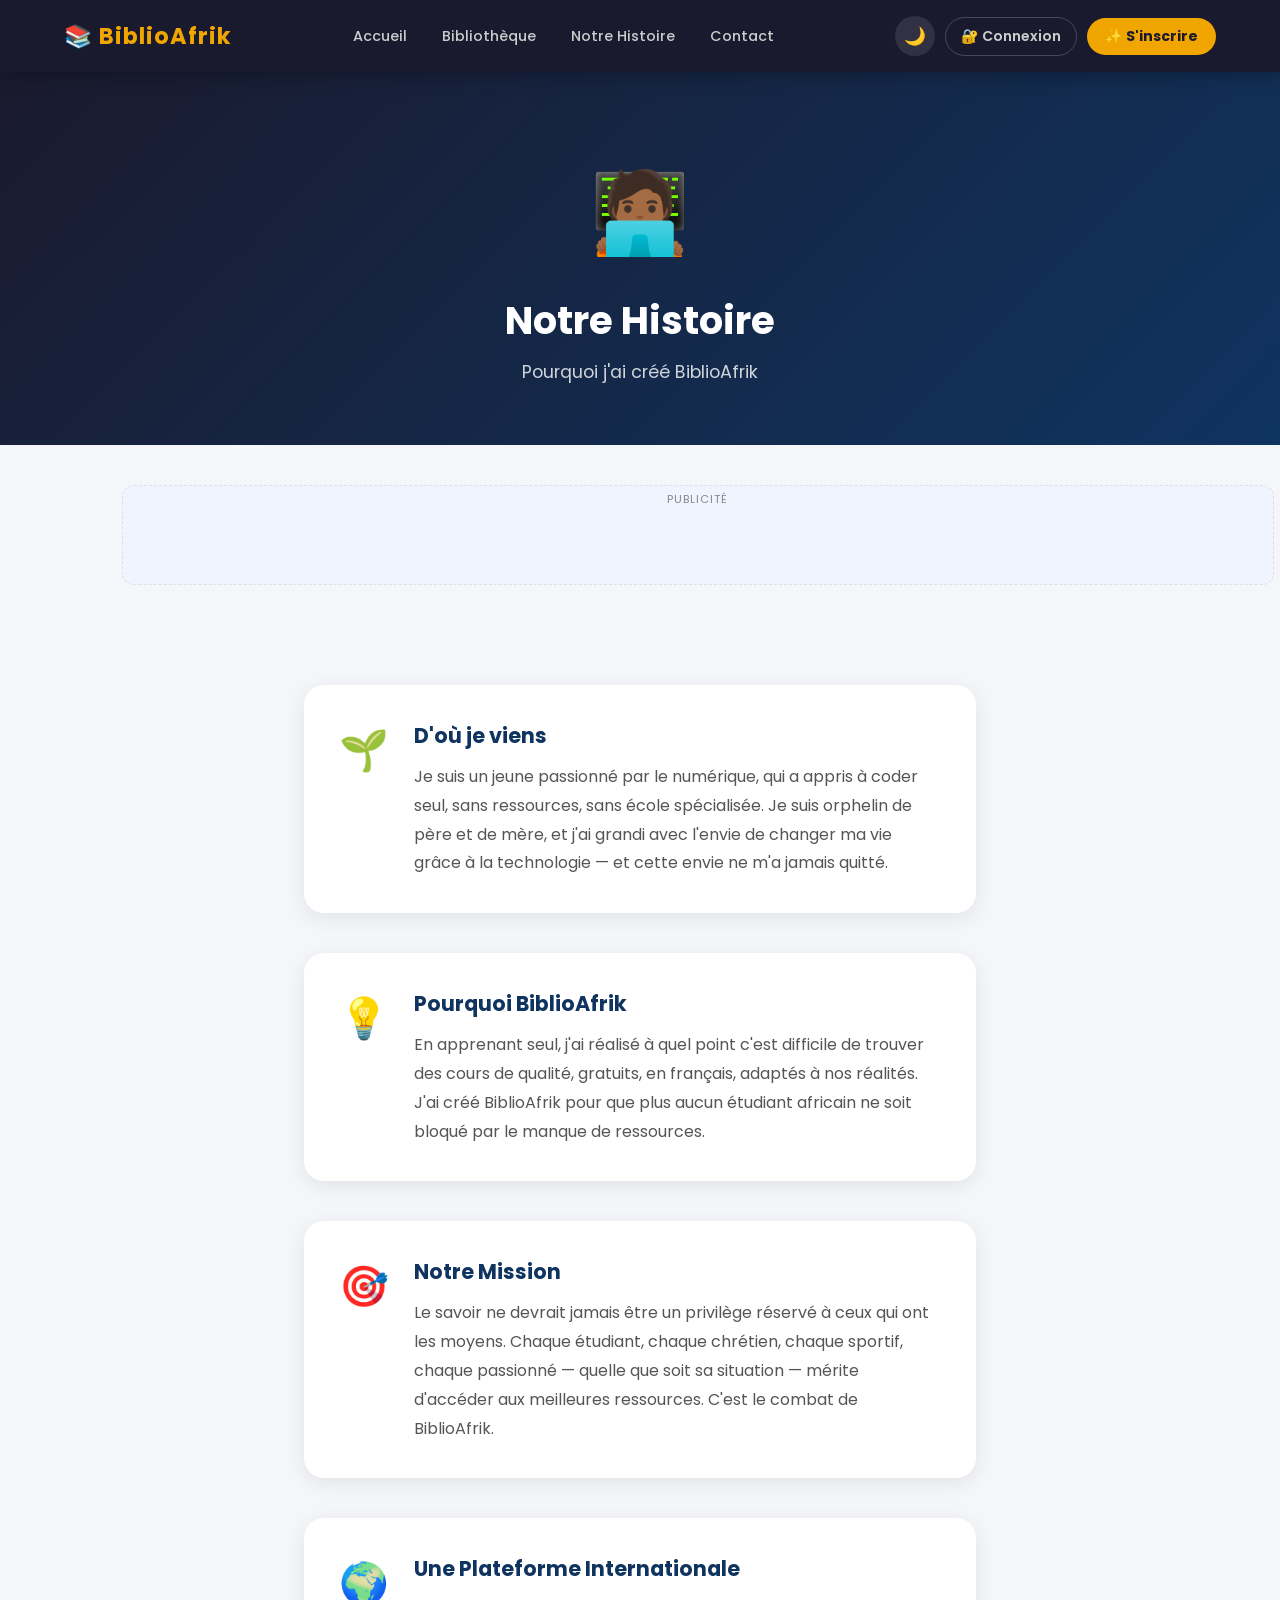
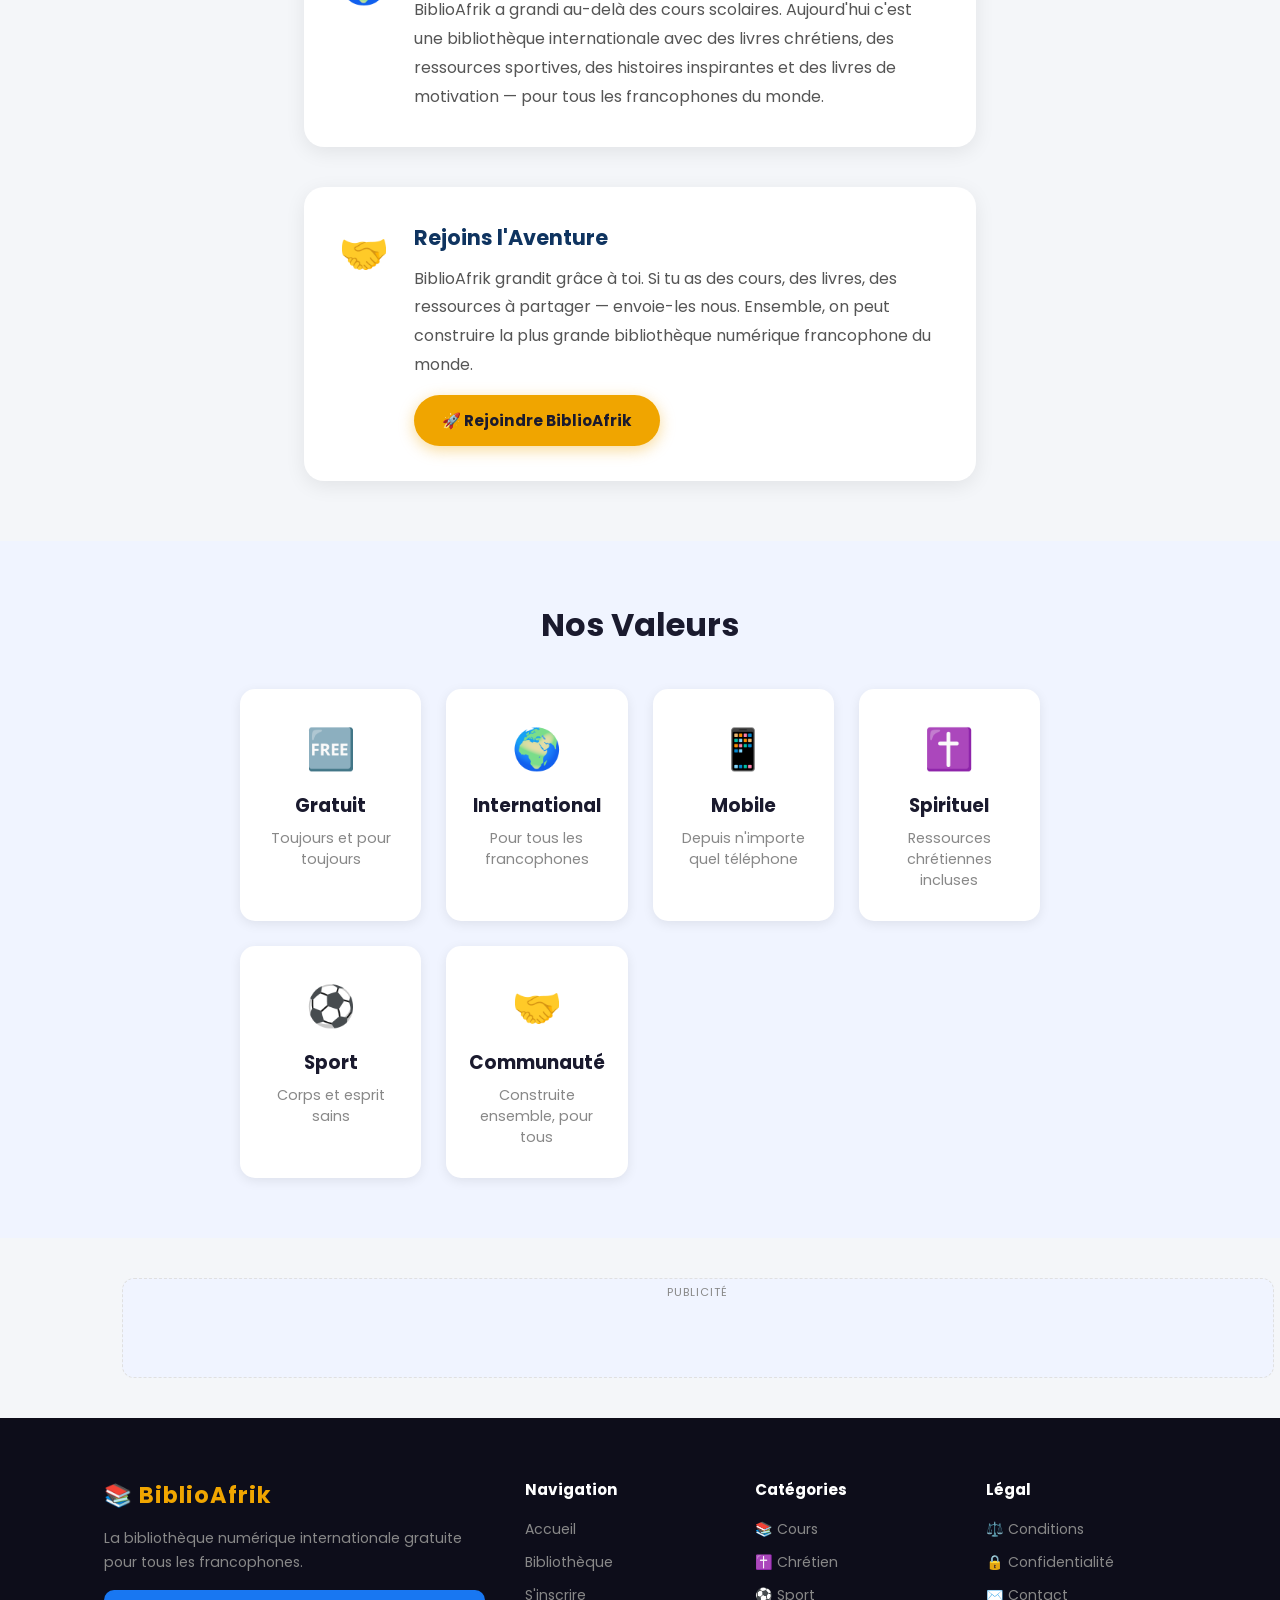
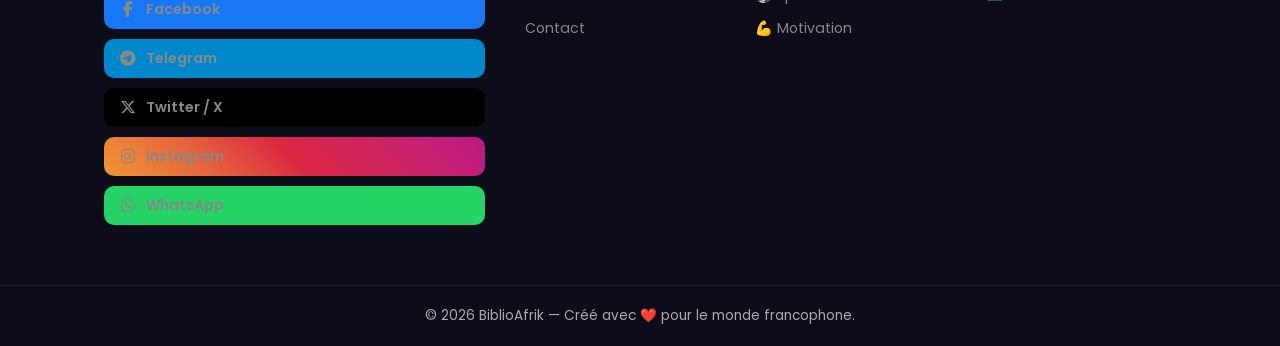
<file: à propos.html>
<!DOCTYPE html>
<html lang="fr" data-theme="light">
<head>
  <meta charset="UTF-8"/>
  <meta name="viewport" content="width=device-width, initial-scale=1.0"/>
  <title>Notre Histoire — BiblioAfrik</title>
  <link rel="stylesheet" href="css/style.css"/>
  <link href="https://fonts.googleapis.com/css2?family=Poppins:wght@300;400;600;700;800&display=swap" rel="stylesheet"/>
  <link rel="stylesheet" href="https://cdnjs.cloudflare.com/ajax/libs/font-awesome/6.5.0/css/all.min.css"/>
  <script async src="https://pagead2.googlesyndication.com/pagead/js/adsbygoogle.js?client=ca-pub-8006779195400510" crossorigin="anonymous"></script>
</head>
<body>

  <nav>
    <div class="logo">📚 BiblioAfrik</div>
    <div class="hamburger" id="hamburger"><span></span><span></span><span></span></div>
    <ul id="navMenu">
      <li><a href="index.html">Accueil</a></li>
      <li><a href="bibliotheque.html">Bibliothèque</a></li>
      <li><a href="apropos.html">Notre Histoire</a></li>
      <li><a href="contact.html">Contact</a></li>
    </ul>
    <div class="nav-actions">
      <button class="dark-toggle" id="darkToggle">🌙</button>
      <a href="connexion.html" class="btn-nav-login" id="btnLogin">🔐 Connexion</a>
      <a href="inscription.html" class="btn-nav-register" id="btnRegister">✨ S'inscrire</a>
    </div>
  </nav>

  <section class="histoire-hero">
    <div class="avatar">🧑🏾‍💻</div>
    <h1>Notre Histoire</h1>
    <p>Pourquoi j'ai créé BiblioAfrik</p>
  </section>

  <!-- PUB APRÈS HERO -->
  <div class="pub-section">
    <div class="pub-container pub-horizontal">
      <ins class="adsbygoogle" style="display:block" data-ad-client="ca-pub-8006779195400510" data-ad-slot="auto" data-ad-format="auto" data-full-width-responsive="true"></ins>
      <script>(adsbygoogle = window.adsbygoogle || []).push({});</script>
    </div>
  </div>

  <section class="histoire-contenu">
    <div class="histoire-bloc">
      <span class="emoji-bloc">🌱</span>
      <div>
        <h2>D'où je viens</h2>
        <p>Je suis un jeune passionné par le numérique, qui a appris à coder seul, sans ressources, sans école spécialisée. Je suis orphelin de père et de mère, et j'ai grandi avec l'envie de changer ma vie grâce à la technologie — et cette envie ne m'a jamais quitté.</p>
      </div>
    </div>
    <div class="histoire-bloc">
      <span class="emoji-bloc">💡</span>
      <div>
        <h2>Pourquoi BiblioAfrik</h2>
        <p>En apprenant seul, j'ai réalisé à quel point c'est difficile de trouver des cours de qualité, gratuits, en français, adaptés à nos réalités. J'ai créé BiblioAfrik pour que plus aucun étudiant africain ne soit bloqué par le manque de ressources.</p>
      </div>
    </div>
    <div class="histoire-bloc">
      <span class="emoji-bloc">🎯</span>
      <div>
        <h2>Notre Mission</h2>
        <p>Le savoir ne devrait jamais être un privilège réservé à ceux qui ont les moyens. Chaque étudiant, chaque chrétien, chaque sportif, chaque passionné — quelle que soit sa situation — mérite d'accéder aux meilleures ressources. C'est le combat de BiblioAfrik.</p>
      </div>
    </div>
    <div class="histoire-bloc">
      <span class="emoji-bloc">🌍</span>
      <div>
        <h2>Une Plateforme Internationale</h2>
        <p>BiblioAfrik a grandi au-delà des cours scolaires. Aujourd'hui c'est une bibliothèque internationale avec des livres chrétiens, des ressources sportives, des histoires inspirantes et des livres de motivation — pour tous les francophones du monde.</p>
      </div>
    </div>
    <div class="histoire-bloc">
      <span class="emoji-bloc">🤝</span>
      <div>
        <h2>Rejoins l'Aventure</h2>
        <p>BiblioAfrik grandit grâce à toi. Si tu as des cours, des livres, des ressources à partager — envoie-les nous. Ensemble, on peut construire la plus grande bibliothèque numérique francophone du monde.</p>
        <a href="inscription.html" class="btn" style="display:inline-block;margin-top:15px;">🚀 Rejoindre BiblioAfrik</a>
      </div>
    </div>
  </section>

  <section class="valeurs">
    <h2>Nos Valeurs</h2>
    <div class="valeurs-grid">
      <div class="valeur-card"><span>🆓</span><h3>Gratuit</h3><p>Toujours et pour toujours</p></div>
      <div class="valeur-card"><span>🌍</span><h3>International</h3><p>Pour tous les francophones</p></div>
      <div class="valeur-card"><span>📱</span><h3>Mobile</h3><p>Depuis n'importe quel téléphone</p></div>
      <div class="valeur-card"><span>✝️</span><h3>Spirituel</h3><p>Ressources chrétiennes incluses</p></div>
      <div class="valeur-card"><span>⚽</span><h3>Sport</h3><p>Corps et esprit sains</p></div>
      <div class="valeur-card"><span>🤝</span><h3>Communauté</h3><p>Construite ensemble, pour tous</p></div>
    </div>
  </section>

  <!-- PUB AVANT FOOTER -->
  <div class="pub-section">
    <div class="pub-container pub-horizontal">
      <ins class="adsbygoogle" style="display:block" data-ad-client="ca-pub-8006779195400510" data-ad-slot="auto" data-ad-format="auto" data-full-width-responsive="true"></ins>
      <script>(adsbygoogle = window.adsbygoogle || []).push({});</script>
    </div>
  </div>

  <footer>
    <div class="footer-content">
      <div class="footer-col">
        <div class="logo">📚 BiblioAfrik</div>
        <p>La bibliothèque numérique internationale gratuite pour tous les francophones.</p>
        <div class="social-links">
          <a href="#" class="social-btn facebook"><i class="fab fa-facebook-f"></i> Facebook</a>
          <a href="#" class="social-btn telegram"><i class="fab fa-telegram"></i> Telegram</a>
          <a href="#" class="social-btn twitter"><i class="fab fa-x-twitter"></i> Twitter / X</a>
          <a href="#" class="social-btn instagram"><i class="fab fa-instagram"></i> Instagram</a>
          <a href="#" class="social-btn whatsapp"><i class="fab fa-whatsapp"></i> WhatsApp</a>
        </div>
      </div>
      <div class="footer-col">
        <h4>Navigation</h4>
        <ul>
          <li><a href="index.html">Accueil</a></li>
          <li><a href="bibliotheque.html">Bibliothèque</a></li>
          <li><a href="inscription.html">S'inscrire</a></li>
          <li><a href="contact.html">Contact</a></li>
        </ul>
      </div>
      <div class="footer-col">
        <h4>Catégories</h4>
        <ul>
          <li><a href="bibliotheque.html?cat=cours">📚 Cours</a></li>
          <li><a href="bibliotheque.html?cat=chretien">✝️ Chrétien</a></li>
          <li><a href="bibliotheque.html?cat=sport">⚽ Sport</a></li>
          <li><a href="bibliotheque.html?cat=motivation">💪 Motivation</a></li>
        </ul>
      </div>
      <div class="footer-col">
        <h4>Légal</h4>
        <ul>
          <li><a href="conditions.html">⚖️ Conditions</a></li>
          <li><a href="conditions.html">🔒 Confidentialité</a></li>
          <li><a href="contact.html">✉️ Contact</a></li>
        </ul>
      </div>
    </div>
    <div class="footer-bottom"><p>© 2026 BiblioAfrik — Créé avec ❤️ pour le monde francophone.</p></div>
  </footer>

  <script>
    const toggle=document.getElementById('darkToggle');
    const html=document.documentElement;
    if(localStorage.getItem('theme')==='dark'){html.setAttribute('data-theme','dark');toggle.textContent='☀️';}
    toggle.addEventListener('click',()=>{const d=html.getAttribute('data-theme')==='dark';html.setAttribute('data-theme',d?'light':'dark');toggle.textContent=d?'🌙':'☀️';localStorage.setItem('theme',d?'light':'dark');});
    document.getElementById('hamburger').addEventListener('click',()=>{document.getElementById('navMenu').classList.toggle('ouvert');});
    const user=JSON.parse(localStorage.getItem('biblioafrik_user_actif')||'null');
    if(user){document.getElementById('btnLogin').textContent='👤 '+user.prenom;document.getElementById('btnLogin').href='profil.html';document.getElementById('btnRegister').textContent='🚪 Déco';document.getElementById('btnRegister').href='#';document.getElementById('btnRegister').onclick=()=>{localStorage.removeItem('biblioafrik_user_actif');location.reload();};}
  </script>
</body>
</html>
</file>
<file: css/style.css>
/* ============================================
   BIBLIOAFRIK — STYLE COMPLET AVEC DARK MODE
   ============================================ */

/* === VARIABLES LIGHT MODE === */
:root {
  --primary: #1a1a2e;
  --secondary: #0f3460;
  --accent: #f0a500;
  --bg: #f4f6f9;
  --surface: #ffffff;
  --surface2: #f0f4ff;
  --text: #1a1a2e;
  --text2: #555;
  --gray: #888;
  --border: #e0e0e0;
  --shadow: rgba(0,0,0,0.08);
  --nav-bg: #1a1a2e;
  --hero-bg: linear-gradient(135deg, #1a1a2e 0%, #16213e 50%, #0f3460 100%);
}

/* === VARIABLES DARK MODE === */
[data-theme="dark"] {
  --bg: #0d0d1a;
  --surface: #1a1a2e;
  --surface2: #16213e;
  --text: #f0f0f0;
  --text2: #bbb;
  --gray: #888;
  --border: #2a2a4a;
  --shadow: rgba(0,0,0,0.3);
  --nav-bg: #0d0d1a;
}

/* === RESET === */
* { margin: 0; padding: 0; box-sizing: border-box; }

body {
  font-family: 'Poppins', sans-serif;
  background: var(--bg);
  color: var(--text);
  transition: background 0.3s, color 0.3s;
}

/* === NAVIGATION === */
nav {
  display: flex;
  justify-content: space-between;
  align-items: center;
  padding: 16px 5%;
  background: var(--nav-bg);
  position: sticky;
  top: 0;
  z-index: 1000;
  box-shadow: 0 2px 20px rgba(0,0,0,0.3);
  gap: 15px;
}

.logo {
  font-size: 1.4rem;
  font-weight: 700;
  color: var(--accent);
  letter-spacing: 1px;
  white-space: nowrap;
}

nav ul {
  list-style: none;
  display: flex;
  gap: 5px;
  flex: 1;
  justify-content: center;
}

nav ul a {
  color: #ccc;
  text-decoration: none;
  font-weight: 500;
  font-size: 0.9rem;
  padding: 7px 15px;
  border-radius: 20px;
  transition: all 0.3s;
  display: block;
}

nav ul a:hover {
  background: var(--accent);
  color: var(--primary);
}

/* === DARK MODE TOGGLE === */
.dark-toggle {
  background: rgba(255,255,255,0.1);
  border: none;
  border-radius: 50%;
  width: 40px;
  height: 40px;
  font-size: 1.1rem;
  cursor: pointer;
  transition: all 0.3s;
  flex-shrink: 0;
}

.dark-toggle:hover {
  background: var(--accent);
  transform: rotate(20deg);
}

/* === HAMBURGER === */
.hamburger {
  display: none;
  flex-direction: column;
  gap: 5px;
  cursor: pointer;
  padding: 5px;
}

.hamburger span {
  width: 25px;
  height: 3px;
  background: white;
  border-radius: 3px;
  transition: all 0.3s;
}

/* === HERO === */
.hero {
  background: var(--hero-bg);
  color: white;
  padding: 80px 5%;
  display: flex;
  align-items: center;
  justify-content: space-between;
  gap: 40px;
  min-height: 85vh;
  position: relative;
  overflow: hidden;
}

.hero-content { max-width: 580px; z-index: 2; }

.hero-badge {
  display: inline-block;
  background: rgba(240,165,0,0.2);
  border: 1px solid var(--accent);
  color: var(--accent);
  padding: 6px 18px;
  border-radius: 20px;
  font-size: 0.85rem;
  font-weight: 600;
  margin-bottom: 25px;
  animation: fadeInDown 0.6s ease;
}

.hero h1 {
  font-size: clamp(2rem, 4.5vw, 3.2rem);
  font-weight: 800;
  line-height: 1.2;
  margin-bottom: 20px;
  animation: fadeInDown 0.7s ease;
}

.hero h1 span { color: var(--accent); }

.hero p {
  font-size: clamp(1rem, 1.8vw, 1.15rem);
  opacity: 0.85;
  line-height: 1.7;
  margin-bottom: 35px;
  animation: fadeInDown 0.8s ease;
}

.hero-buttons {
  display: flex;
  gap: 15px;
  flex-wrap: wrap;
  margin-bottom: 30px;
  animation: fadeInDown 0.9s ease;
}

.btn {
  background: var(--accent);
  color: var(--primary);
  padding: 14px 28px;
  border-radius: 50px;
  text-decoration: none;
  font-weight: 700;
  font-size: 0.95rem;
  display: inline-block;
  transition: all 0.3s;
  box-shadow: 0 4px 15px rgba(240,165,0,0.4);
}

.btn:hover {
  transform: translateY(-3px);
  box-shadow: 0 8px 25px rgba(240,165,0,0.5);
}

.btn-outline {
  background: transparent;
  border: 2px solid rgba(255,255,255,0.5);
  color: white;
  box-shadow: none;
}

.btn-outline:hover {
  background: white;
  color: var(--primary);
  border-color: white;
}

.hero-trust {
  display: flex;
  gap: 20px;
  flex-wrap: wrap;
  animation: fadeInDown 1s ease;
}

.hero-trust span {
  font-size: 0.85rem;
  opacity: 0.8;
  display: flex;
  align-items: center;
  gap: 5px;
}

/* === HERO VISUEL === */
.hero-visual {
  position: relative;
  width: 380px;
  height: 380px;
  flex-shrink: 0;
  z-index: 2;
}

.hero-circle {
  width: 300px;
  height: 300px;
  border-radius: 50%;
  background: rgba(240,165,0,0.08);
  border: 2px solid rgba(240,165,0,0.2);
  position: absolute;
  top: 50%;
  left: 50%;
  transform: translate(-50%, -50%);
  animation: pulse 3s ease-in-out infinite;
}

.floating-card {
  position: absolute;
  background: rgba(255,255,255,0.1);
  backdrop-filter: blur(10px);
  border: 1px solid rgba(255,255,255,0.2);
  color: white;
  padding: 12px 20px;
  border-radius: 12px;
  font-size: 0.9rem;
  font-weight: 600;
  white-space: nowrap;
}

.fc1 { top: 20px; left: 20px; animation: float 3s ease-in-out infinite; }
.fc2 { top: 20px; right: 0; animation: float 3.5s ease-in-out infinite 0.5s; }
.fc3 { bottom: 60px; left: 0; animation: float 4s ease-in-out infinite 1s; }
.fc4 { bottom: 20px; right: 20px; animation: float 3.2s ease-in-out infinite 0.3s; }

/* === STATS === */
.stats {
  display: flex;
  justify-content: center;
  gap: 25px;
  padding: 50px 5%;
  background: var(--surface);
  flex-wrap: wrap;
}

.stat-card {
  text-align: center;
  padding: 30px 40px;
  border-radius: 20px;
  background: var(--surface2);
  border-left: 4px solid var(--accent);
  min-width: 150px;
  transition: transform 0.3s;
}

.stat-card:hover { transform: translateY(-5px); }
.stat-card h2 { font-size: 2.3rem; color: var(--secondary); font-weight: 700; }
[data-theme="dark"] .stat-card h2 { color: var(--accent); }
.stat-card p { color: var(--gray); font-size: 0.88rem; margin-top: 5px; }

/* === COMMENT ÇA MARCHE === */
.how-it-works {
  padding: 70px 5%;
  text-align: center;
  background: var(--bg);
}

.how-it-works h2 {
  font-size: clamp(1.5rem, 3vw, 2rem);
  color: var(--text);
  margin-bottom: 8px;
}

.subtitle {
  color: var(--gray);
  margin-bottom: 50px;
  font-size: 1rem;
}

.steps {
  display: flex;
  align-items: center;
  justify-content: center;
  gap: 20px;
  flex-wrap: wrap;
}

.step {
  background: var(--surface);
  border-radius: 20px;
  padding: 35px 30px;
  max-width: 220px;
  box-shadow: 0 5px 20px var(--shadow);
  transition: transform 0.3s;
  position: relative;
}

.step:hover { transform: translateY(-6px); }

.step-num {
  position: absolute;
  top: -15px;
  left: 50%;
  transform: translateX(-50%);
  background: var(--accent);
  color: var(--primary);
  width: 30px;
  height: 30px;
  border-radius: 50%;
  font-weight: 700;
  display: flex;
  align-items: center;
  justify-content: center;
  font-size: 0.9rem;
}

.step-icon { font-size: 2.5rem; margin-bottom: 15px; }
.step h3 { color: var(--text); margin-bottom: 10px; font-size: 1.1rem; }
.step p { color: var(--text2); font-size: 0.88rem; line-height: 1.6; }

.step-arrow {
  font-size: 2rem;
  color: var(--accent);
  font-weight: 700;
}

/* === CATEGORIES === */
.categories {
  padding: 70px 5%;
  text-align: center;
  background: var(--surface);
}

.categories h2 {
  font-size: clamp(1.5rem, 3vw, 2rem);
  color: var(--text);
  margin-bottom: 8px;
}

.cat-grid {
  display: grid;
  grid-template-columns: repeat(auto-fit, minmax(160px, 1fr));
  gap: 20px;
  max-width: 1000px;
  margin: 0 auto;
}

.cat-card {
  background: var(--surface2);
  border: 2px solid var(--border);
  border-radius: 18px;
  padding: 30px 15px;
  text-decoration: none;
  color: var(--text);
  display: flex;
  flex-direction: column;
  align-items: center;
  gap: 8px;
  transition: all 0.3s;
  box-shadow: 0 2px 8px var(--shadow);
}

.cat-card span { font-size: 2.2rem; }
.cat-card strong { font-size: 0.95rem; }
.cat-card small { font-size: 0.78rem; color: var(--gray); }

.cat-card:hover {
  border-color: var(--accent);
  background: rgba(240,165,0,0.08);
  transform: translateY(-6px);
  box-shadow: 0 10px 25px rgba(240,165,0,0.2);
}

/* === TÉMOIGNAGES === */
.temoignages {
  padding: 70px 5%;
  background: var(--bg);
  text-align: center;
}

.temoignages h2 {
  font-size: clamp(1.5rem, 3vw, 2rem);
  color: var(--text);
  margin-bottom: 8px;
}

.temoignages-grid {
  display: grid;
  grid-template-columns: repeat(auto-fit, minmax(280px, 1fr));
  gap: 25px;
  max-width: 1000px;
  margin: 0 auto;
}

.temoignage-card {
  background: var(--surface);
  border-radius: 20px;
  padding: 30px;
  box-shadow: 0 5px 20px var(--shadow);
  text-align: left;
  transition: transform 0.3s;
  border-top: 3px solid var(--accent);
}

.temoignage-card:hover { transform: translateY(-5px); }

.temoignage-card p {
  color: var(--text2);
  font-size: 0.95rem;
  line-height: 1.7;
  margin-bottom: 20px;
  font-style: italic;
}

.temoignage-auteur {
  display: flex;
  align-items: center;
  gap: 12px;
}

.avatar-emoji { font-size: 2.2rem; }
.temoignage-auteur strong { display: block; color: var(--text); font-size: 0.95rem; }
.temoignage-auteur small { color: var(--gray); font-size: 0.82rem; }

/* === NEWSLETTER === */
.newsletter {
  background: linear-gradient(135deg, #1a1a2e, #0f3460);
  padding: 80px 5%;
  text-align: center;
  color: white;
}

.newsletter-content { max-width: 600px; margin: 0 auto; }

.newsletter h2 {
  font-size: clamp(1.4rem, 3vw, 1.9rem);
  margin-bottom: 15px;
}

.newsletter p {
  opacity: 0.85;
  margin-bottom: 35px;
  line-height: 1.7;
}

.newsletter-form {
  display: flex;
  gap: 10px;
  max-width: 500px;
  margin: 0 auto 15px;
  flex-wrap: wrap;
}

.newsletter-form input {
  flex: 1;
  padding: 15px 22px;
  border-radius: 50px;
  border: none;
  font-family: 'Poppins', sans-serif;
  font-size: 0.95rem;
  outline: none;
  min-width: 200px;
}

.newsletter-form button {
  padding: 15px 28px;
  background: var(--accent);
  color: var(--primary);
  border: none;
  border-radius: 50px;
  font-family: 'Poppins', sans-serif;
  font-weight: 700;
  font-size: 0.95rem;
  cursor: pointer;
  transition: all 0.3s;
  white-space: nowrap;
}

.newsletter-form button:hover {
  transform: translateY(-2px);
  box-shadow: 0 5px 20px rgba(240,165,0,0.4);
}

.newsletter-note {
  opacity: 0.6;
  font-size: 0.82rem;
  margin-bottom: 0 !important;
}

.newsletter-succes {
  display: none;
  background: rgba(46,204,113,0.2);
  border: 1px solid #2ecc71;
  color: #2ecc71;
  padding: 12px 20px;
  border-radius: 10px;
  margin-top: 15px;
  font-weight: 600;
}

/* === FOOTER === */
footer {
  background: #0d0d1a;
  color: #aaa;
}

.footer-content {
  display: grid;
  grid-template-columns: 2fr 1fr 1fr 1fr;
  gap: 40px;
  padding: 60px 5%;
  max-width: 1200px;
  margin: 0 auto;
}

.footer-col .logo { margin-bottom: 15px; }
.footer-col p { font-size: 0.88rem; line-height: 1.7; color: #888; }
.footer-col h4 { color: white; margin-bottom: 15px; font-size: 0.95rem; }

.footer-col ul { list-style: none; }
.footer-col ul li { margin-bottom: 8px; }
.footer-col ul a { color: #888; text-decoration: none; font-size: 0.88rem; transition: color 0.3s; }
.footer-col ul a:hover { color: var(--accent); }

.social-links { display: flex; flex-direction: column; gap: 8px; margin-top: 15px; }
.social-links a { color: #888; text-decoration: none; font-size: 0.88rem; transition: color 0.3s; }
.social-links a:hover { color: var(--accent); }

.footer-bottom {
  border-top: 1px solid #222;
  padding: 20px 5%;
  text-align: center;
  font-size: 0.85rem;
}

/* === PAGE BIBLIOTHEQUE === */
.page-title {
  background: linear-gradient(135deg, #1a1a2e, #0f3460);
  color: white;
  text-align: center;
  padding: 60px 5% 40px;
}

.page-title h1 { font-size: clamp(1.6rem, 3vw, 2.2rem); margin-bottom: 10px; }
.page-title p { opacity: 0.8; margin-bottom: 30px; }

.search-bar { position: relative; max-width: 550px; margin: 0 auto; }
.search-bar input {
  width: 100%;
  padding: 16px 55px 16px 25px;
  border-radius: 50px;
  border: none;
  font-size: 1rem;
  font-family: 'Poppins', sans-serif;
  outline: none;
  box-shadow: 0 5px 20px rgba(0,0,0,0.2);
}

.search-bar::after {
  content: '🔍';
  position: absolute;
  right: 20px;
  top: 50%;
  transform: translateY(-50%);
  font-size: 1.2rem;
}

.compteur {
  text-align: center;
  padding: 15px;
  color: var(--gray);
  font-size: 0.9rem;
  background: var(--surface);
}

.filtres {
  display: flex;
  justify-content: center;
  flex-wrap: wrap;
  gap: 10px;
  padding: 25px 5%;
  background: var(--surface);
  border-bottom: 1px solid var(--border);
}

.filtre {
  padding: 9px 20px;
  border-radius: 50px;
  border: 2px solid var(--border);
  background: var(--surface);
  font-family: 'Poppins', sans-serif;
  font-weight: 600;
  font-size: 0.88rem;
  cursor: pointer;
  color: var(--text);
  transition: all 0.3s;
}

.filtre:hover, .filtre.actif {
  background: var(--accent);
  border-color: var(--accent);
  color: var(--primary);
  box-shadow: 0 4px 12px rgba(240,165,0,0.3);
}

.documents { padding: 40px 5%; }

.doc-grid {
  display: grid;
  grid-template-columns: repeat(auto-fill, minmax(320px, 1fr));
  gap: 20px;
  max-width: 1200px;
  margin: 0 auto;
}

.doc-card {
  background: var(--surface);
  border-radius: 16px;
  padding: 22px;
  display: flex;
  align-items: center;
  gap: 15px;
  box-shadow: 0 3px 15px var(--shadow);
  transition: all 0.3s;
  border: 2px solid transparent;
}

.doc-card:hover {
  transform: translateY(-5px);
  border-color: var(--accent);
  box-shadow: 0 10px 30px var(--shadow);
}

.doc-icon { font-size: 2.2rem; flex-shrink: 0; }
.doc-info { flex: 1; min-width: 0; }
.doc-info h3 {
  font-size: 0.9rem;
  margin-bottom: 8px;
  line-height: 1.4;
  color: var(--text);
  white-space: nowrap;
  overflow: hidden;
  text-overflow: ellipsis;
}

.badges { display: flex; gap: 6px; flex-wrap: wrap; align-items: center; }

.badge {
  padding: 3px 10px;
  border-radius: 20px;
  font-size: 0.72rem;
  font-weight: 600;
}

.badge.maths { background: #e3f2fd; color: #1565c0; }
.badge.physique { background: #fce4ec; color: #c62828; }
.badge.francais { background: #e8f5e9; color: #2e7d32; }
.badge.informatique { background: #ede7f6; color: #4527a0; }
.badge.histoire { background: #fff3e0; color: #e65100; }
.badge.svt { background: #e0f2f1; color: #00695c; }
.badge.anglais { background: #f3e5f5; color: #6a1b9a; }

.niveau {
  font-size: 0.72rem;
  color: var(--gray);
  background: var(--surface2);
  padding: 3px 10px;
  border-radius: 20px;
}

.doc-meta { display: flex; gap: 8px; margin-top: 6px; }
.doc-meta span {
  font-size: 0.72rem;
  color: var(--gray);
  background: var(--surface2);
  padding: 2px 8px;
  border-radius: 10px;
}

.btn-dl {
  background: var(--secondary);
  color: white;
  padding: 10px 14px;
  border-radius: 10px;
  text-decoration: none;
  font-size: 0.82rem;
  font-weight: 600;
  white-space: nowrap;
  transition: all 0.3s;
  flex-shrink: 0;
}

.btn-dl:hover {
  background: var(--accent);
  color: var(--primary);
  transform: scale(1.05);
}

.doc-card.cache { display: none; }

.aucun-resultat {
  text-align: center;
  padding: 60px 20px;
  color: var(--gray);
  display: none;
  grid-column: 1/-1;
}

.aucun-resultat span { font-size: 3rem; display: block; margin-bottom: 15px; }

/* === PAGE HISTOIRE === */
.histoire-hero {
  background: linear-gradient(135deg, #1a1a2e, #0f3460);
  color: white;
  text-align: center;
  padding: 80px 5% 60px;
}

.avatar { font-size: 5rem; margin-bottom: 20px; }
.histoire-hero h1 { font-size: clamp(1.8rem, 3vw, 2.5rem); margin-bottom: 10px; }
.histoire-hero p { opacity: 0.8; font-size: 1.1rem; }

.histoire-contenu {
  max-width: 800px;
  margin: 0 auto;
  padding: 60px 5%;
  display: flex;
  flex-direction: column;
  gap: 40px;
}

.histoire-bloc {
  display: flex;
  align-items: flex-start;
  gap: 25px;
  background: var(--surface);
  padding: 35px;
  border-radius: 20px;
  box-shadow: 0 5px 20px var(--shadow);
  transition: transform 0.3s;
}

.histoire-bloc:hover { transform: translateY(-4px); }
.emoji-bloc { font-size: 2.5rem; flex-shrink: 0; }
.histoire-bloc h2 { font-size: 1.3rem; color: var(--secondary); margin-bottom: 12px; }
[data-theme="dark"] .histoire-bloc h2 { color: var(--accent); }
.histoire-bloc p { color: var(--text2); line-height: 1.8; }

.valeurs { background: var(--surface2); padding: 60px 5%; text-align: center; }
.valeurs h2 { font-size: clamp(1.5rem, 3vw, 2rem); color: var(--text); margin-bottom: 40px; }

.valeurs-grid {
  display: grid;
  grid-template-columns: repeat(auto-fit, minmax(160px, 1fr));
  gap: 25px;
  max-width: 800px;
  margin: 0 auto;
}

.valeur-card {
  background: var(--surface);
  border-radius: 15px;
  padding: 30px 20px;
  box-shadow: 0 3px 12px var(--shadow);
  transition: transform 0.3s;
}

.valeur-card:hover { transform: translateY(-5px); }
.valeur-card span { font-size: 2.5rem; display: block; margin-bottom: 12px; }
.valeur-card h3 { color: var(--text); margin-bottom: 8px; }
.valeur-card p { color: var(--gray); font-size: 0.9rem; }

/* === ANIMATIONS === */
@keyframes fadeInDown {
  from { opacity: 0; transform: translateY(-20px); }
  to { opacity: 1; transform: translateY(0); }
}

@keyframes float {
  0%, 100% { transform: translateY(0); }
  50% { transform: translateY(-12px); }
}

@keyframes pulse {
  0%, 100% { transform: translate(-50%, -50%) scale(1); opacity: 0.5; }
  50% { transform: translate(-50%, -50%) scale(1.1); opacity: 0.8; }
}

/* === MOBILE === */
@media (max-width: 900px) {
  .hero { flex-direction: column; text-align: center; min-height: auto; padding: 60px 5%; }
  .hero-buttons { justify-content: center; }
  .hero-trust { justify-content: center; }
  .hero-visual { width: 250px; height: 250px; }
  .footer-content { grid-template-columns: 1fr 1fr; gap: 30px; }
  .step-arrow { display: none; }
}

@media (max-width: 768px) {
  nav ul {
    display: none;
    flex-direction: column;
    position: absolute;
    top: 65px; left: 0; right: 0;
    background: var(--nav-bg);
    padding: 20px;
    gap: 5px;
  }
  nav ul.ouvert { display: flex; }
  .hamburger { display: flex; }
  .doc-grid { grid-template-columns: 1fr; }
  .histoire-bloc { flex-direction: column; }
  .footer-content { grid-template-columns: 1fr; }
}

@media (max-width: 480px) {
  .stats { gap: 15px; }
  .stat-card { padding: 20px 25px; min-width: 130px; }
  .doc-card { flex-wrap: wrap; }
  .btn-dl { width: 100%; text-align: center; margin-top: 10px; }
  .newsletter-form { flex-direction: column; }
  .newsletter-form button { width: 100%; }
}
/* === BOUTONS NAV AUTH === */
.nav-actions {
  display: flex;
  align-items: center;
  gap: 10px;
  flex-shrink: 0;
}

.btn-nav-login {
  color: #ccc;
  text-decoration: none;
  font-size: 0.88rem;
  font-weight: 600;
  padding: 8px 15px;
  border-radius: 20px;
  border: 1px solid rgba(255,255,255,0.2);
  transition: all 0.3s;
  white-space: nowrap;
}

.btn-nav-login:hover {
  background: rgba(255,255,255,0.1);
  color: white;
}

.btn-nav-register {
  background: var(--accent);
  color: var(--primary);
  text-decoration: none;
  font-size: 0.88rem;
  font-weight: 700;
  padding: 8px 18px;
  border-radius: 20px;
  transition: all 0.3s;
  white-space: nowrap;
}

.btn-nav-register:hover {
  transform: translateY(-2px);
  box-shadow: 0 4px 12px rgba(240,165,0,0.4);
}

/* === CATEGORIES LARGE === */
.cat-grid-large {
  display: grid;
  grid-template-columns: repeat(auto-fit, minmax(300px, 1fr));
  gap: 20px;
  max-width: 1100px;
  margin: 0 auto;
}

.cat-card-large {
  display: flex;
  align-items: center;
  gap: 20px;
  padding: 25px;
  border-radius: 18px;
  text-decoration: none;
  color: var(--text);
  transition: all 0.3s;
  border: 2px solid transparent;
  box-shadow: 0 3px 15px var(--shadow);
}

.cat-cours { background: linear-gradient(135deg, #e3f2fd, #bbdefb); }
.cat-chretien { background: linear-gradient(135deg, #fff8e1, #ffecb3); }
.cat-sport { background: linear-gradient(135deg, #e8f5e9, #c8e6c9); }
.cat-histoires { background: linear-gradient(135deg, #fce4ec, #f8bbd0); }
.cat-motivation { background: linear-gradient(135deg, #ede7f6, #d1c4e9); }
.cat-culture { background: linear-gradient(135deg, #e0f2f1, #b2dfdb); }

[data-theme="dark"] .cat-cours { background: rgba(14, 60, 100, 0.4); }
[data-theme="dark"] .cat-chretien { background: rgba(100, 70, 0, 0.4); }
[data-theme="dark"] .cat-sport { background: rgba(0, 80, 30, 0.4); }
[data-theme="dark"] .cat-histoires { background: rgba(100, 0, 40, 0.4); }
[data-theme="dark"] .cat-motivation { background: rgba(60, 0, 100, 0.4); }
[data-theme="dark"] .cat-culture { background: rgba(0, 80, 80, 0.4); }

.cat-card-large:hover {
  transform: translateY(-5px);
  border-color: var(--accent);
  box-shadow: 0 10px 30px var(--shadow);
}

.cat-large-icon { font-size: 3rem; flex-shrink: 0; }
.cat-large-info h3 { font-size: 1rem; margin-bottom: 5px; color: var(--text); }
.cat-large-info p { font-size: 0.82rem; color: var(--text2); line-height: 1.5; margin-bottom: 8px; }
.cat-count { font-size: 0.78rem; font-weight: 700; color: #0f3460; background: rgba(15,52,96,0.1); padding: 3px 10px; border-radius: 10px; }
[data-theme="dark"] .cat-count { color: var(--accent); background: rgba(240,165,0,0.15); }

/* === POURQUOI CRÉER UN COMPTE === */
.why-register {
  padding: 70px 5%;
  background: var(--surface);
  text-align: center;
}

.why-content { max-width: 900px; margin: 0 auto; }
.why-register h2 { font-size: clamp(1.5rem,3vw,2rem); color: var(--text); margin-bottom: 8px; }

.benefits-grid {
  display: grid;
  grid-template-columns: repeat(auto-fit, minmax(240px, 1fr));
  gap: 20px;
  margin-top: 40px;
}

.benefit {
  background: var(--surface2);
  border-radius: 16px;
  padding: 25px;
  transition: transform 0.3s;
  border: 2px solid transparent;
}

.benefit:hover { transform: translateY(-5px); border-color: var(--accent); }
.benefit span { font-size: 2.2rem; display: block; margin-bottom: 12px; }
.benefit h3 { color: var(--text); font-size: 0.95rem; margin-bottom: 8px; }
.benefit p { color: var(--gray); font-size: 0.85rem; line-height: 1.6; }
```
/* === NOTIFICATIONS === */
.notif-bell {
  position: relative;
  cursor: pointer;
  font-size: 1.3rem;
  padding: 8px;
  border-radius: 50%;
  background: rgba(255,255,255,0.1);
  transition: all 0.3s;
  user-select: none;
}

.notif-bell:hover { background: rgba(255,255,255,0.2); }

.notif-count {
  position: absolute;
  top: -2px;
  right: -2px;
  background: #e74c3c;
  color: white;
  font-size: 0.7rem;
  font-weight: 700;
  width: 18px;
  height: 18px;
  border-radius: 50%;
  display: flex;
  align-items: center;
  justify-content: center;
  font-family: 'Poppins', sans-serif;
}

.notif-count.cache { display: none; }

.notif-dropdown {
  position: absolute;
  top: 55px;
  right: -10px;
  width: 320px;
  background: var(--surface, #fff);
  border-radius: 16px;
  box-shadow: 0 10px 40px rgba(0,0,0,0.2);
  z-index: 9999;
  display: none;
  overflow: hidden;
  border: 1px solid var(--border, #e0e0e0);
}

.notif-dropdown.ouvert { display: block; animation: fadeInDown 0.3s ease; }

.notif-header {
  display: flex;
  justify-content: space-between;
  align-items: center;
  padding: 15px 18px;
  border-bottom: 1px solid var(--border, #e0e0e0);
  background: var(--surface2, #f0f4ff);
}

.notif-header h4 { color: var(--text, #333); font-size: 0.95rem; }

.notif-header button {
  background: none;
  border: none;
  color: #f0a500;
  font-family: 'Poppins', sans-serif;
  font-size: 0.8rem;
  font-weight: 600;
  cursor: pointer;
}

.notif-item {
  display: flex;
  align-items: flex-start;
  gap: 12px;
  padding: 14px 18px;
  border-bottom: 1px solid var(--border, #e0e0e0);
  transition: background 0.2s;
  cursor: pointer;
  text-decoration: none;
}

.notif-item:hover { background: var(--surface2, #f0f4ff); }

.notif-item.non-lu { background: rgba(240,165,0,0.06); }

.notif-icon { font-size: 1.8rem; flex-shrink: 0; }

.notif-texte { flex: 1; }
.notif-texte strong { display: block; font-size: 0.85rem; color: var(--text, #333); margin-bottom: 3px; }
.notif-texte small { font-size: 0.76rem; color: var(--gray, #888); }

.notif-point {
  width: 8px; height: 8px;
  background: #f0a500;
  border-radius: 50%;
  flex-shrink: 0;
  margin-top: 5px;
}

.notif-vide {
  text-align: center;
  padding: 30px 20px;
  color: var(--gray, #888);
  font-size: 0.88rem;
}

.notif-vide span { font-size: 2.5rem; display: block; margin-bottom: 10px; }

.notif-footer {
  padding: 12px 18px;
  text-align: center;
  border-top: 1px solid var(--border, #e0e0e0);
}

.notif-footer a {
  color: #f0a500;
  font-size: 0.85rem;
  font-weight: 600;
  text-decoration: none;
}

/* Animation cloche */
@keyframes ring {
  0%,100% { transform: rotate(0); }
  20% { transform: rotate(15deg); }
  40% { transform: rotate(-15deg); }
  60% { transform: rotate(10deg); }
  80% { transform: rotate(-10deg); }
}

.notif-bell.ring { animation: ring 0.6s ease; }
/* === RÉSEAUX SOCIAUX === */
.social-links {
  display: flex;
  flex-direction: column;
  gap: 10px;
  margin-top: 15px;
}

.social-btn {
  display: flex;
  align-items: center;
  gap: 10px;
  padding: 9px 16px;
  border-radius: 10px;
  text-decoration: none;
  font-size: 0.88rem;
  font-weight: 600;
  color: white;
  transition: all 0.3s;
}

.social-btn:hover { transform: translateX(5px); opacity: 0.9; }

.social-btn i { font-size: 1rem; width: 16px; text-align: center; }

.social-btn.facebook  { background: #1877f2; }
.social-btn.telegram  { background: #0088cc; }
.social-btn.twitter   { background: #000000; }
.social-btn.instagram { background: linear-gradient(45deg, #f09433, #e6683c, #dc2743, #cc2366, #bc1888); }
.social-btn.whatsapp  { background: #25d366; }
/* ============================================
   ESPACES PUBLICITAIRES
   ============================================ */

.pub-container {
  width: 100%;
  overflow: hidden;
  text-align: center;
  background: var(--surface2);
  border-radius: 12px;
  border: 1px dashed var(--border);
  position: relative;
}

.pub-container::before {
  content: 'Publicité';
  position: absolute;
  top: 5px;
  left: 50%;
  transform: translateX(-50%);
  font-size: 0.7rem;
  color: var(--gray);
  font-family: 'Poppins', sans-serif;
  text-transform: uppercase;
  letter-spacing: 1px;
  z-index: 1;
}

/* Pub horizontale — entre les sections */
.pub-horizontal {
  padding: 30px 20px 15px;
  margin: 20px 5%;
  min-height: 100px;
}

/* Pub dans la grille de documents */
.pub-dans-grille {
  padding: 25px 15px 10px;
  min-height: 90px;
  grid-column: 1 / -1;
}

/* Pub rectangle — sidebar ou section */
.pub-rectangle {
  padding: 25px 15px 10px;
  min-height: 120px;
  max-width: 400px;
  margin: 0 auto;
}

/* Section pub entre contenus */
.pub-section {
  padding: 20px 5%;
  background: var(--bg);
  text-align: center;
}

/* Responsive */
@media (max-width: 768px) {
  .pub-horizontal { margin: 15px 3%; }
  .pub-dans-grille { padding: 20px 10px 8px; }
}
/* === ACTIONS DOCUMENT === */
.doc-actions {
  display: flex;
  flex-direction: column;
  gap: 8px;
  flex-shrink: 0;
}

.btn-lire {
  background: #f0a500;
  color: #1a1a2e;
  padding: 9px 14px;
  border-radius: 10px;
  text-decoration: none;
  font-size: 0.82rem;
  font-weight: 700;
  white-space: nowrap;
  transition: all 0.3s;
  display: flex;
  align-items: center;
  gap: 6px;
  justify-content: center;
}

.btn-lire:hover {
  background: #e09400;
  transform: scale(1.05);
}

.btn-dl {
  background: var(--secondary, #0f3460);
  color: white;
  padding: 9px 14px;
  border-radius: 10px;
  text-decoration: none;
  font-size: 0.9rem;
  font-weight: 700;
  white-space: nowrap;
  transition: all 0.3s;
  display: flex;
  align-items: center;
  justify-content: center;
}

.btn-dl:hover {
  background: var(--accent, #f0a500);
  color: var(--primary, #1a1a2e);
  transform: scale(1.05);
}
/* ============================================
   VERSET DU JOUR
   ============================================ */

#versetDuJour {
  display: none;
  animation: slideDown 0.5s ease;
}

@keyframes slideDown {
  from { opacity: 0; transform: translateY(-20px); }
  to { opacity: 1; transform: translateY(0); }
}

@keyframes slideUp {
  from { opacity: 1; transform: translateY(0); }
  to { opacity: 0; transform: translateY(-20px); }
}

.verset-banner {
  background: linear-gradient(135deg, #1a1a2e, #2d1b69, #0f3460);
  color: white;
  padding: 18px 5%;
  display: flex;
  align-items: center;
  justify-content: space-between;
  gap: 20px;
  border-bottom: 3px solid #f0a500;
  position: relative;
  overflow: hidden;
}

.verset-banner::before {
  content: '✝';
  position: absolute;
  right: 80px;
  top: 50%;
  transform: translateY(-50%);
  font-size: 5rem;
  opacity: 0.05;
  color: white;
}

.verset-left { flex: 1; }

.verset-label {
  font-size: 0.75rem;
  color: #f0a500;
  font-weight: 700;
  text-transform: uppercase;
  letter-spacing: 1px;
  margin-bottom: 8px;
  display: flex;
  align-items: center;
  gap: 6px;
}

.verset-texte {
  font-size: clamp(0.88rem, 1.5vw, 1rem);
  line-height: 1.6;
  font-style: italic;
  margin: 0 0 8px 0;
  opacity: 0.95;
  border: none;
  padding: 0;
}

.verset-ref {
  font-size: 0.82rem;
  color: #f0a500;
  font-weight: 700;
}

.verset-actions {
  display: flex;
  gap: 8px;
  flex-shrink: 0;
}

.verset-btn-partager,
.verset-btn-fermer {
  background: rgba(255,255,255,0.1);
  color: white;
  border: 1px solid rgba(255,255,255,0.2);
  width: 36px;
  height: 36px;
  border-radius: 50%;
  cursor: pointer;
  transition: all 0.3s;
  display: flex;
  align-items: center;
  justify-content: center;
  font-size: 0.85rem;
}

.verset-btn-partager:hover { background: #f0a500; color: #1a1a2e; border-color: #f0a500; }
.verset-btn-fermer:hover { background: rgba(231,76,60,0.5); border-color: #e74c3c; }

/* === PAGE TOUS LES VERSETS === */
.versets-grid {
  display: grid;
  grid-template-columns: repeat(auto-fill, minmax(300px, 1fr));
  gap: 20px;
  max-width: 1200px;
  margin: 0 auto;
  padding: 40px 5%;
}

.verset-card {
  background: var(--surface);
  border-radius: 16px;
  padding: 25px;
  box-shadow: 0 3px 15px var(--shadow);
  border-left: 4px solid var(--accent);
  transition: transform 0.3s;
  position: relative;
}

.verset-card:hover { transform: translateY(-4px); }

.verset-card.verset-aujourd-hui {
  border-left-color: #9b59b6;
  background: linear-gradient(135deg, rgba(155,89,182,0.05), var(--surface));
}

.verset-badge-today {
  background: #9b59b6;
  color: white;
  font-size: 0.72rem;
  font-weight: 700;
  padding: 3px 10px;
  border-radius: 20px;
  display: inline-block;
  margin-bottom: 12px;
}

.verset-card blockquote {
  font-style: italic;
  color: var(--text2);
  line-height: 1.7;
  font-size: 0.9rem;
  margin: 0 0 12px 0;
  border: none;
  padding: 0;
}

.verset-card-ref {
  color: var(--accent);
  font-weight: 700;
  font-size: 0.85rem;
  margin-bottom: 12px;
}

.verset-card-share {
  background: var(--surface2);
  color: var(--text);
  border: none;
  padding: 8px 16px;
  border-radius: 8px;
  font-family: 'Poppins', sans-serif;
  font-size: 0.82rem;
  font-weight: 600;
  cursor: pointer;
  transition: all 0.3s;
  display: flex;
  align-items: center;
  gap: 6px;
}

.verset-card-share:hover { background: var(--accent); color: var(--primary); }

/* Mobile */
@media (max-width: 768px) {
  .verset-texte { font-size: 0.85rem; }
  .verset-banner { padding: 14px 4%; }
}
/* ============================================
   SYSTÈME DE NOTATION
   ============================================ */

.notation-container {
  display: flex;
  align-items: center;
  gap: 8px;
  flex-wrap: wrap;
  margin-top: 6px;
}

.etoiles-interactives {
  display: flex;
  gap: 2px;
}

.star-btn {
  font-size: 1.3rem;
  cursor: pointer;
  color: #ddd;
  transition: all 0.2s;
  line-height: 1;
  user-select: none;
}

.star-btn.star-small { font-size: 1rem; }
.star-btn:hover { transform: scale(1.3); }
.star-btn.star-active { color: #f0a500; }

.note-info {
  display: flex;
  align-items: center;
  gap: 5px;
  font-size: 0.78rem;
}

.note-moyenne {
  font-weight: 800;
  color: #f0a500;
  font-size: 0.9rem;
}

.note-etoile-fixed {
  font-size: 0.78rem;
  letter-spacing: -1px;
}

.note-count {
  color: var(--gray, #888);
  font-size: 0.75rem;
}

/* === TOP DOCUMENTS NOTÉS === */
.top-notes-grid {
  display: grid;
  grid-template-columns: repeat(auto-fill, minmax(280px, 1fr));
  gap: 20px;
  max-width: 1100px;
  margin: 0 auto;
  padding: 30px 5%;
}

.top-note-card {
  background: var(--surface);
  border-radius: 16px;
  padding: 20px;
  box-shadow: 0 3px 15px var(--shadow);
  border-left: 4px solid #f0a500;
  transition: transform 0.3s;
  display: flex;
  align-items: center;
  gap: 15px;
}

.top-note-card:hover { transform: translateY(-4px); }

.top-note-rank {
  font-size: 1.5rem;
  font-weight: 800;
  color: #f0a500;
  min-width: 40px;
  text-align: center;
}

.top-note-info { flex: 1; }
.top-note-info h3 { font-size: 0.88rem; color: var(--text); margin-bottom: 5px; }

/* === NOTATION DANS LES CARTES DOC === */
.doc-card .notation-container { margin-top: 8px; }
.doc-card .star-btn { font-size: 0.95rem; }
</file>
